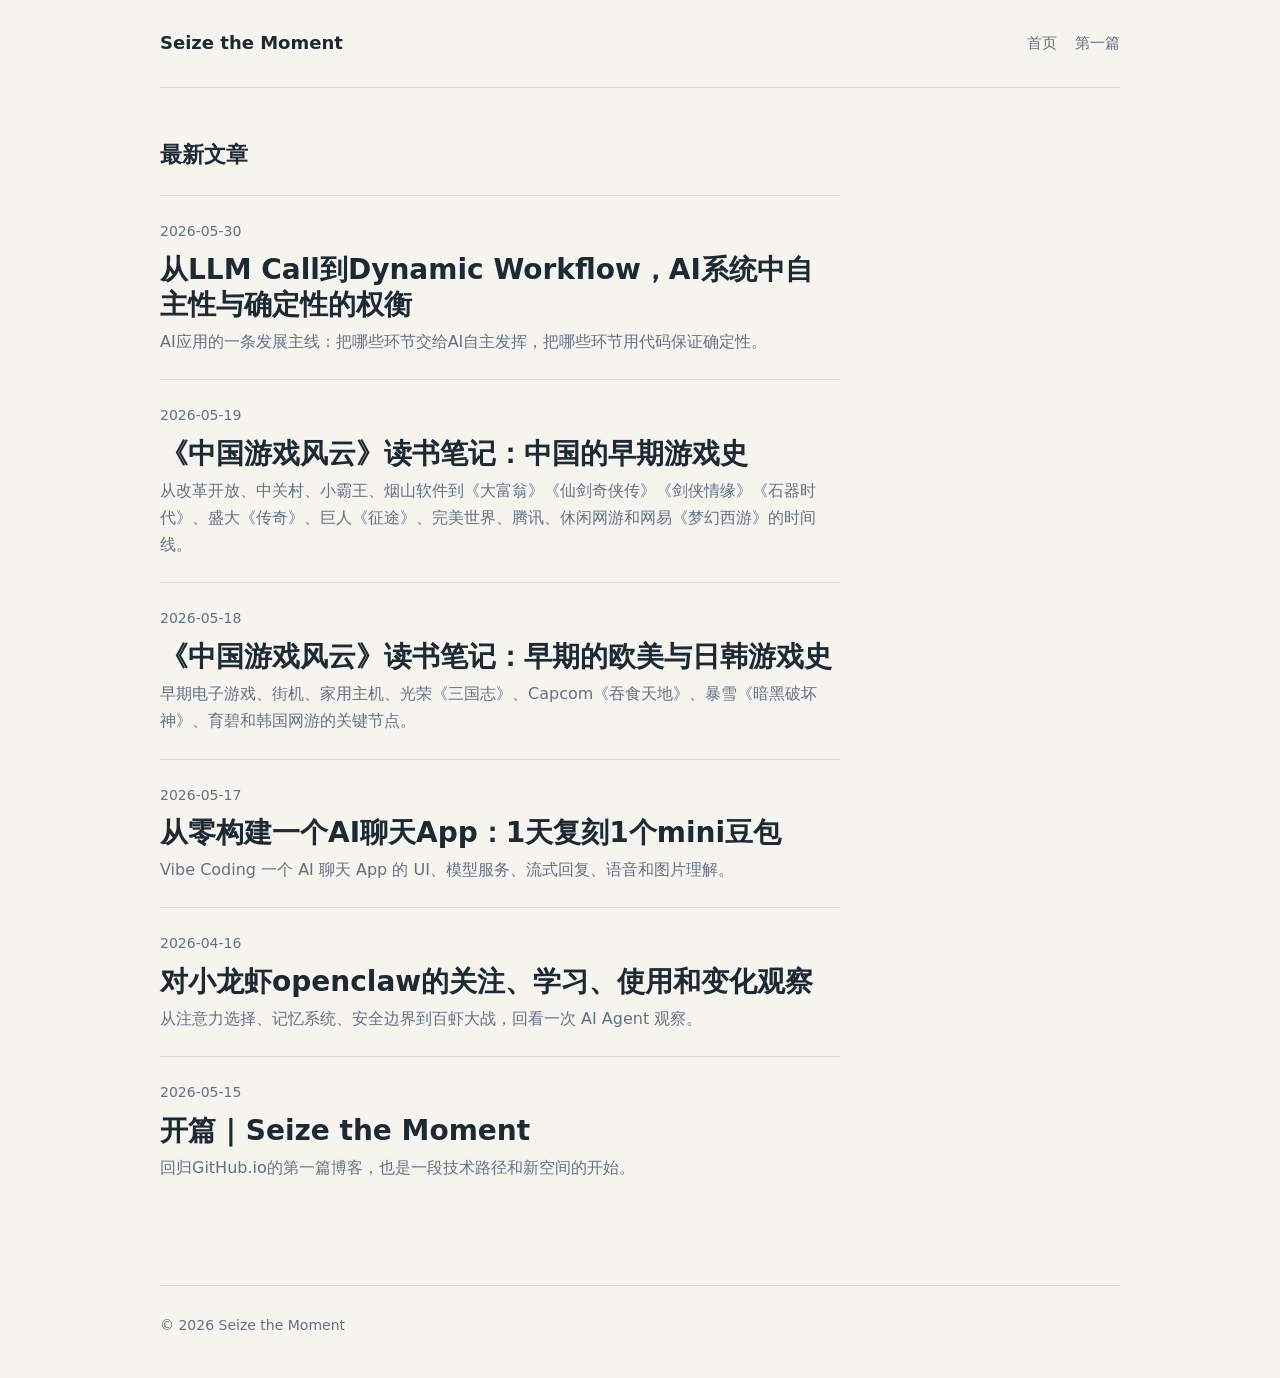
<file: index.html>
<!doctype html>
<html lang="zh-CN">
  <head>
    <meta charset="utf-8">
    <meta name="viewport" content="width=device-width, initial-scale=1">
    <title>Seize the Moment</title>
    <meta name="description" content="Seize the Moment 的个人博客。">
    <link rel="stylesheet" href="/styles.css">
  </head>
  <body>
    <header class="site-header">
      <a class="brand" href="/">Seize the Moment</a>
      <nav class="nav" aria-label="主导航">
        <a href="/">首页</a>
        <a href="/posts/hello-world.html">第一篇</a>
      </nav>
    </header>

    <main>
      <!--
      <section class="intro">
        <p class="eyebrow">Personal Blog</p>
        <h1>记录此刻，也认真抵达下一刻。</h1>
        <p class="lead">
          观察、想法和实践
        </p>
      </section>
      -->

      <section class="post-list" aria-labelledby="latest-posts">
        <h2 id="latest-posts">最新文章</h2>
        <article class="post-card">
          <time datetime="2026-05-30">2026-05-30</time>
          <h3><a href="/posts/llm-call-dynamic-workflow.html">从LLM Call到Dynamic Workflow，AI系统中自主性与确定性的权衡</a></h3>
          <p>AI应用的一条发展主线：把哪些环节交给AI自主发挥，把哪些环节用代码保证确定性。</p>
        </article>
        <article class="post-card">
          <time datetime="2026-05-19">2026-05-19</time>
          <h3><a href="/posts/china-game-early-market.html">《中国游戏风云》读书笔记：中国的早期游戏史</a></h3>
          <p>从改革开放、中关村、小霸王、烟山软件到《大富翁》《仙剑奇侠传》《剑侠情缘》《石器时代》、盛大《传奇》、巨人《征途》、完美世界、腾讯、休闲网游和网易《梦幻西游》的时间线。</p>
        </article>
        <article class="post-card">
          <time datetime="2026-05-18">2026-05-18</time>
          <h3><a href="/posts/china-game-black-iron-era.html">《中国游戏风云》读书笔记：早期的欧美与日韩游戏史</a></h3>
          <p>早期电子游戏、街机、家用主机、光荣《三国志》、Capcom《吞食天地》、暴雪《暗黑破坏神》、育碧和韩国网游的关键节点。</p>
        </article>
        <article class="post-card">
          <time datetime="2026-05-17">2026-05-17</time>
          <h3><a href="/posts/ai-chat-app-one-day.html">从零构建一个AI聊天App：1天复刻1个mini豆包</a></h3>
          <p>Vibe Coding 一个 AI 聊天 App 的 UI、模型服务、流式回复、语音和图片理解。</p>
        </article>
        <article class="post-card">
          <time datetime="2026-04-16">2026-04-16</time>
          <h3><a href="/posts/openclaw-observation.html">对小龙虾openclaw的关注、学习、使用和变化观察</a></h3>
          <p>从注意力选择、记忆系统、安全边界到百虾大战，回看一次 AI Agent 观察。</p>
        </article>
        <article class="post-card">
          <time datetime="2026-05-15">2026-05-15</time>
          <h3><a href="/posts/hello-world.html">开篇 | Seize the Moment</a></h3>
          <p>回归GitHub.io的第一篇博客，也是一段技术路径和新空间的开始。</p>
        </article>
      </section>
    </main>

    <footer class="site-footer">
      <p>© 2026 Seize the Moment</p>
    </footer>
  </body>
</html>
</file>
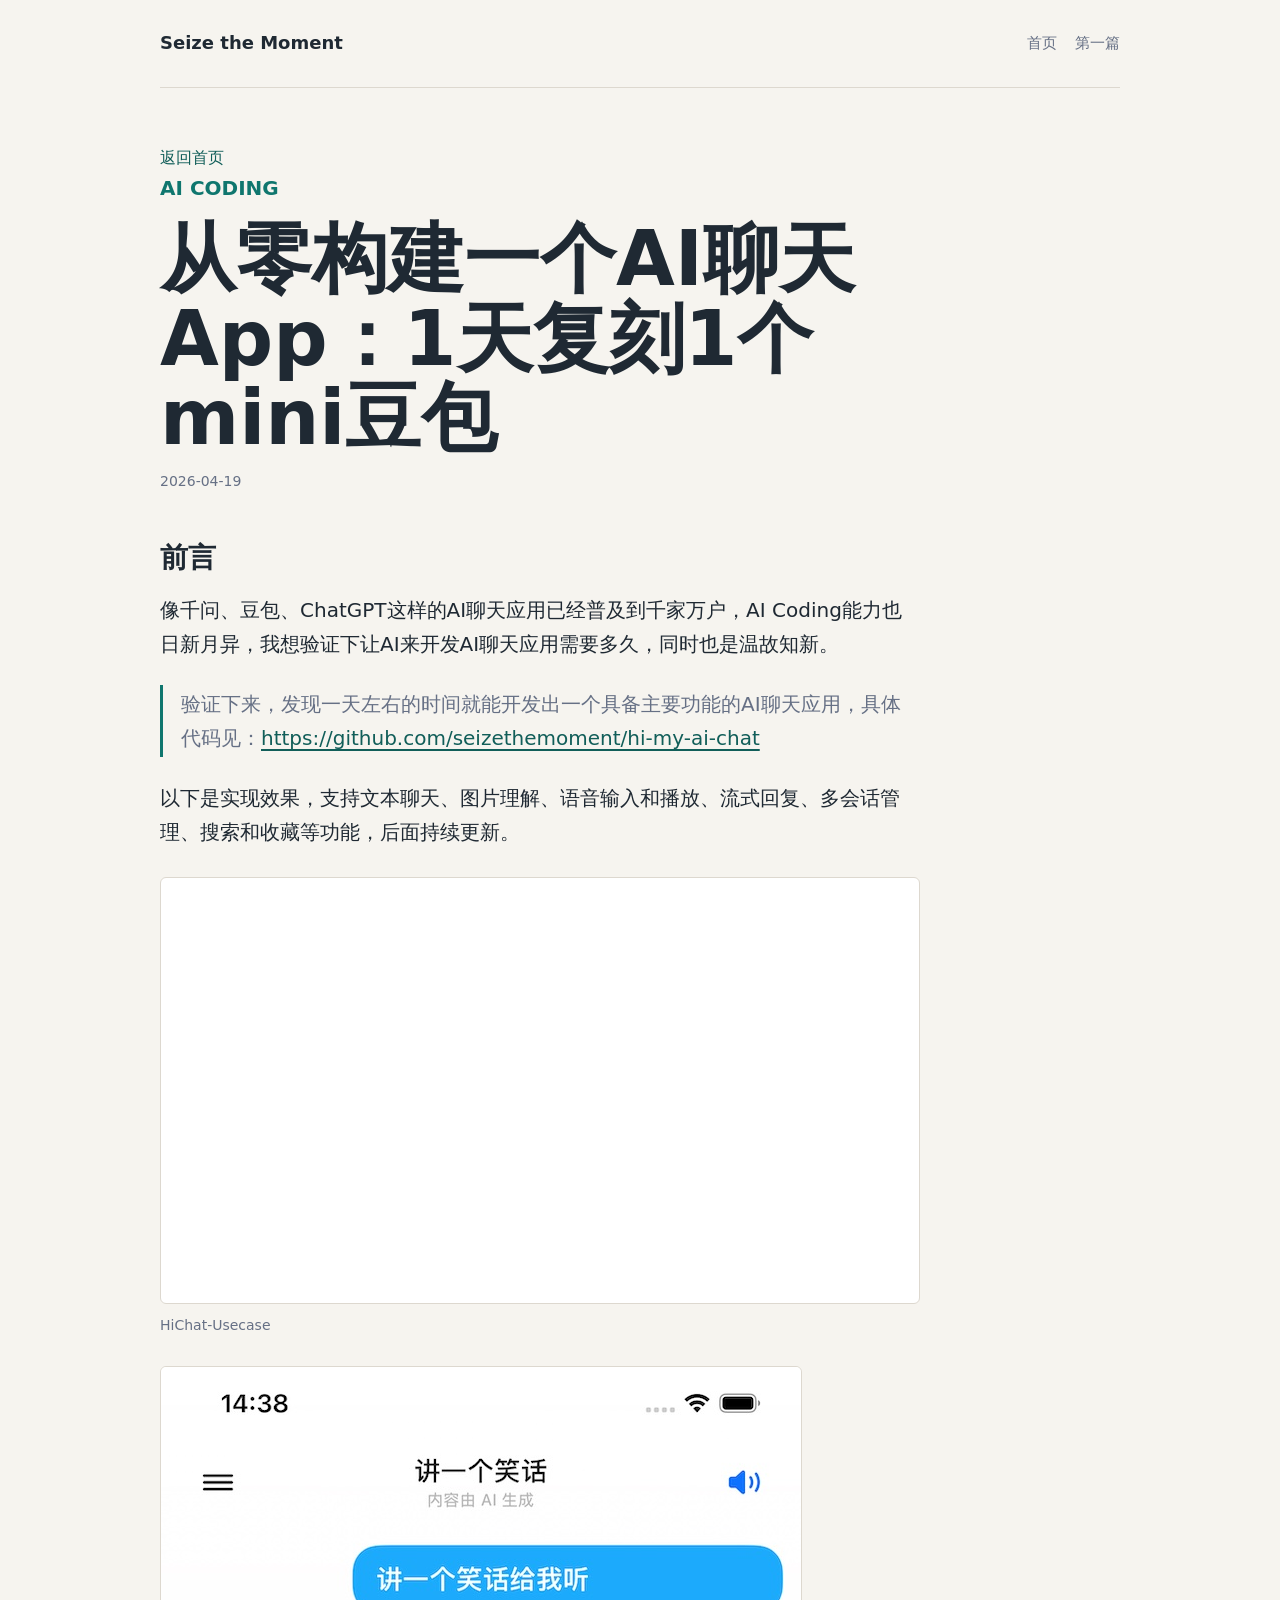
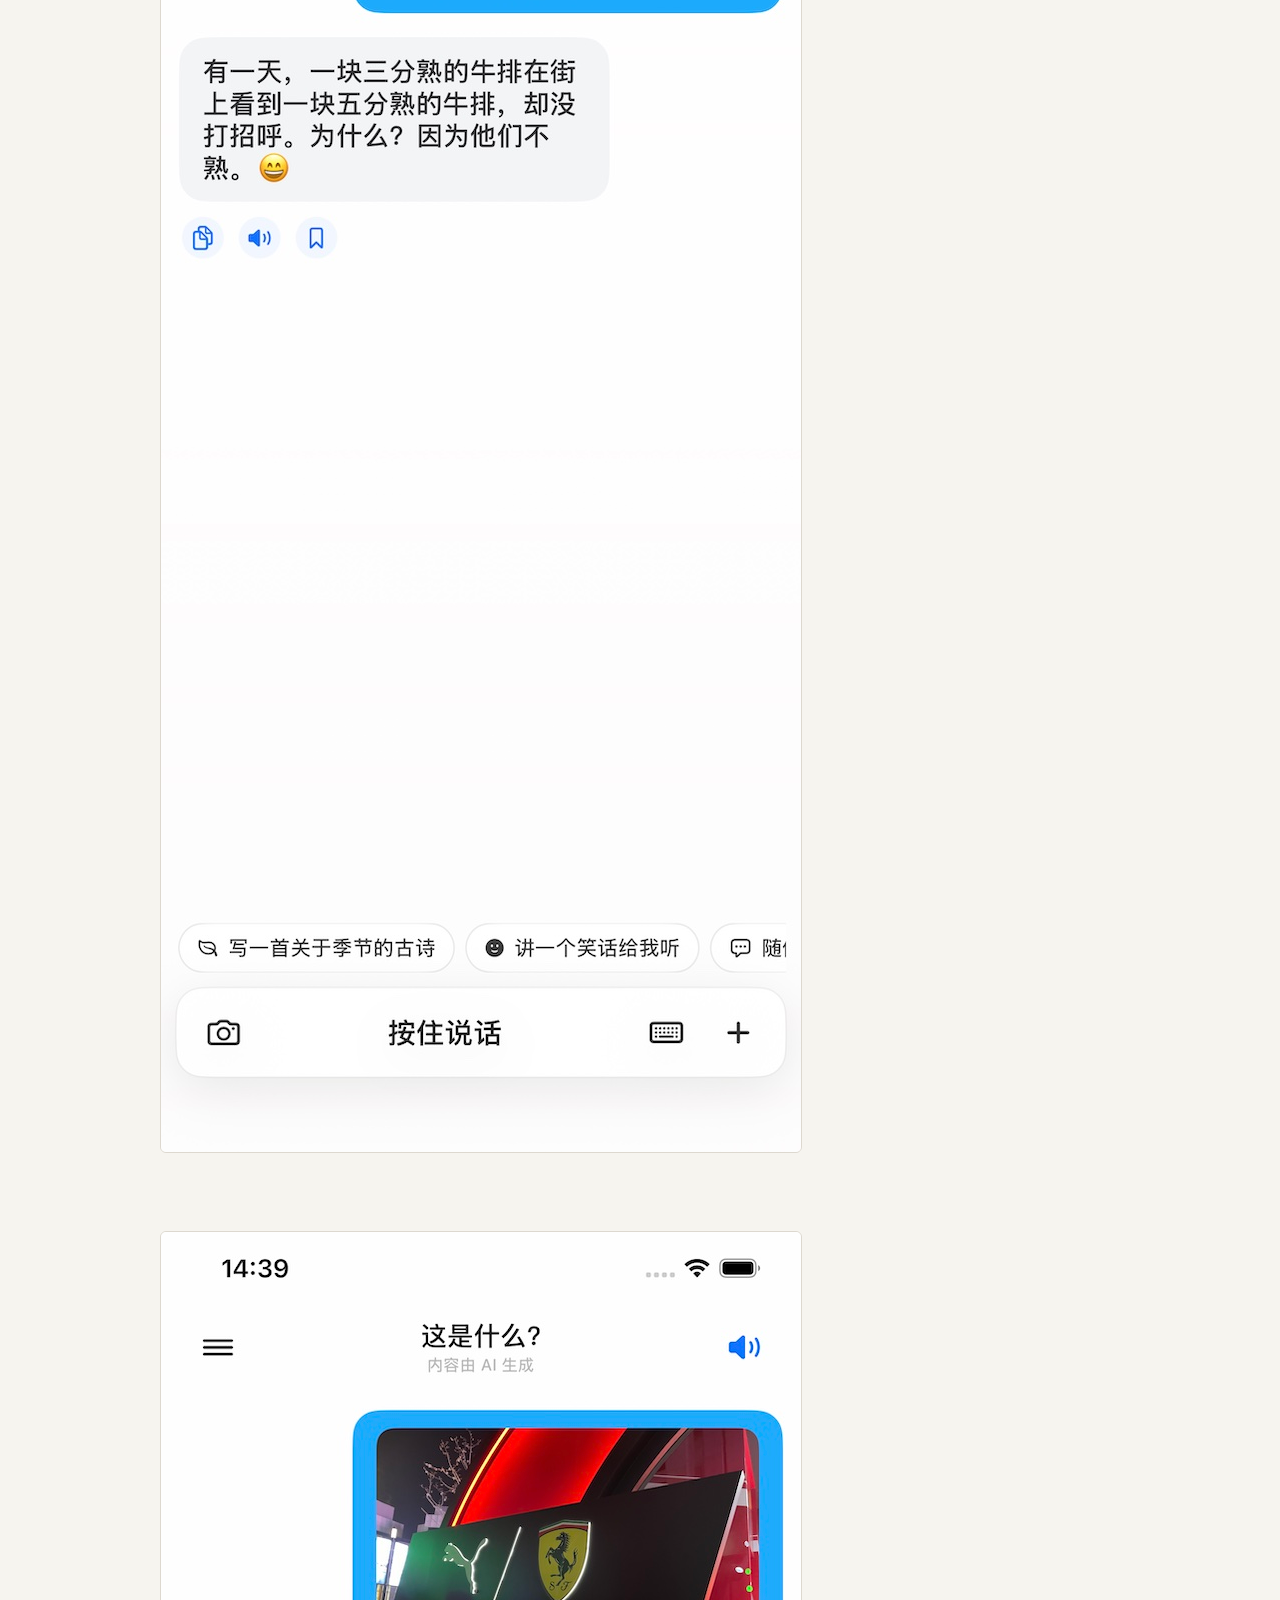
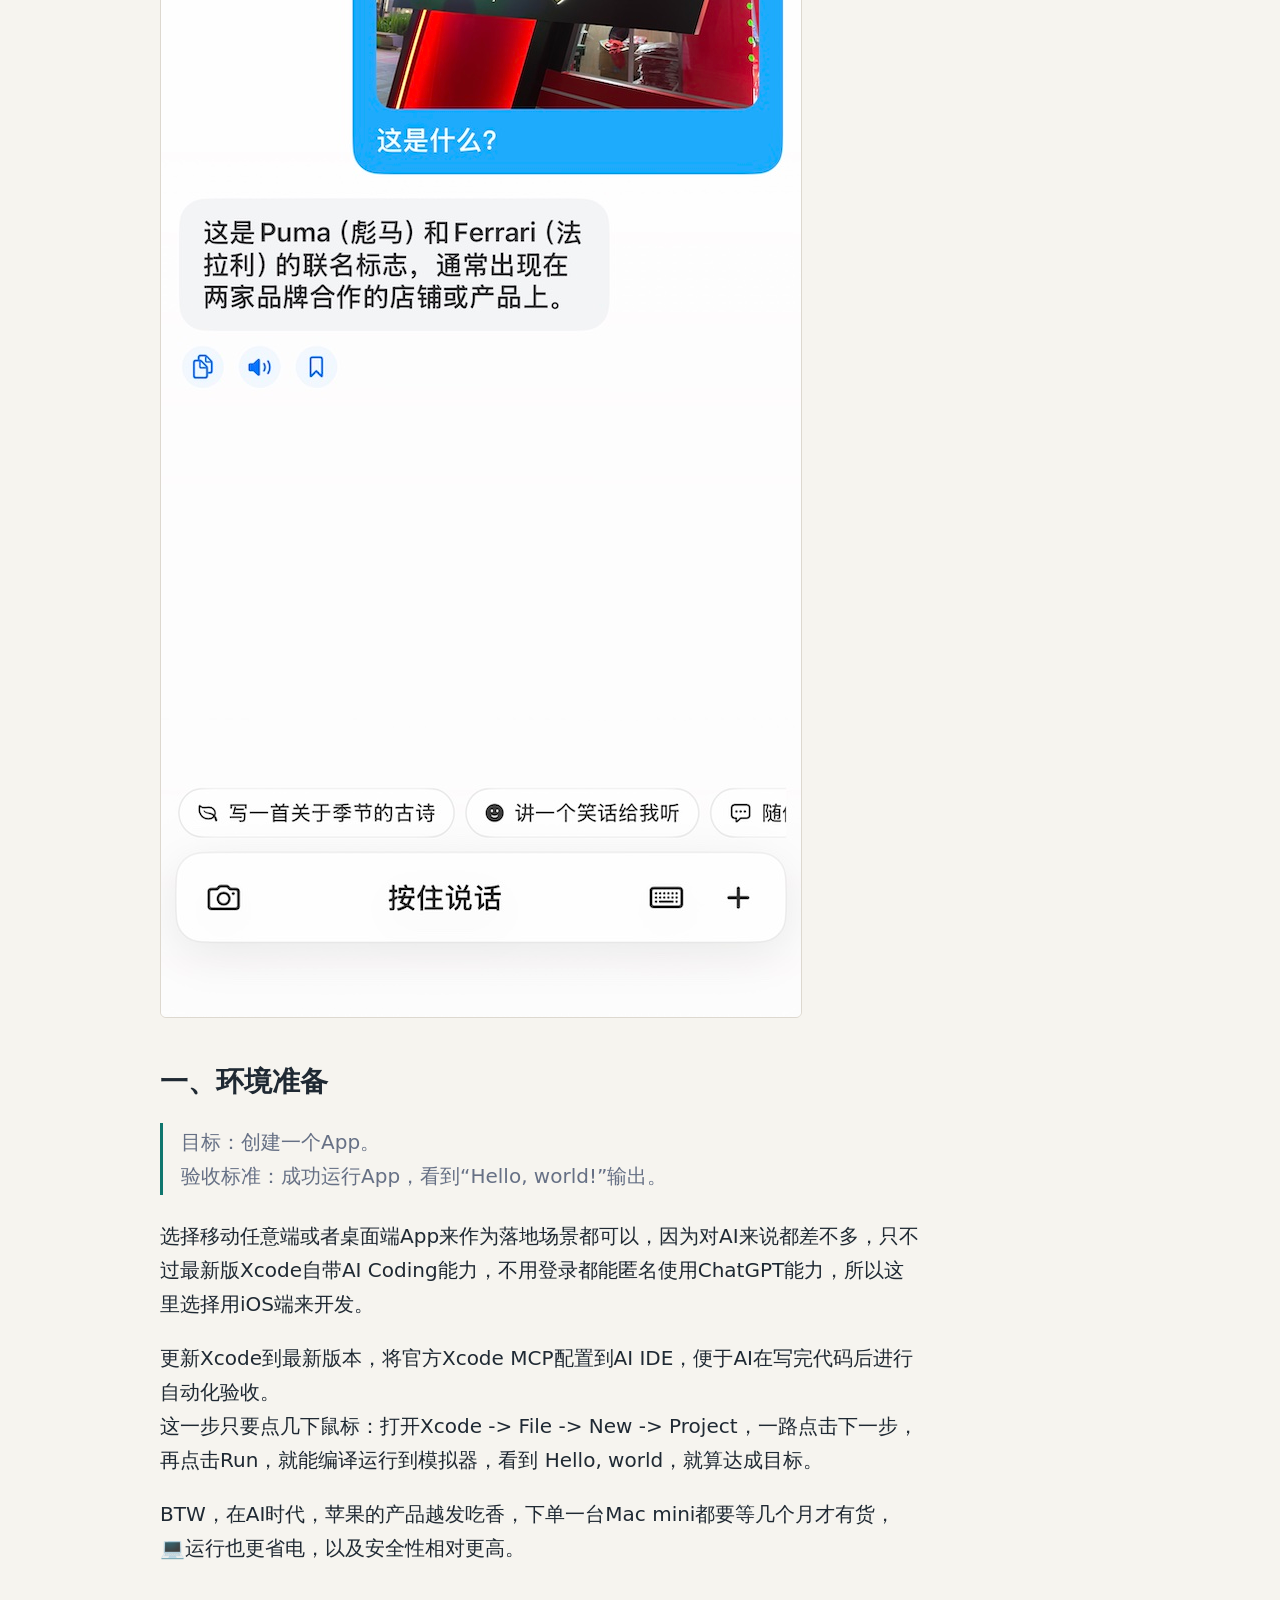
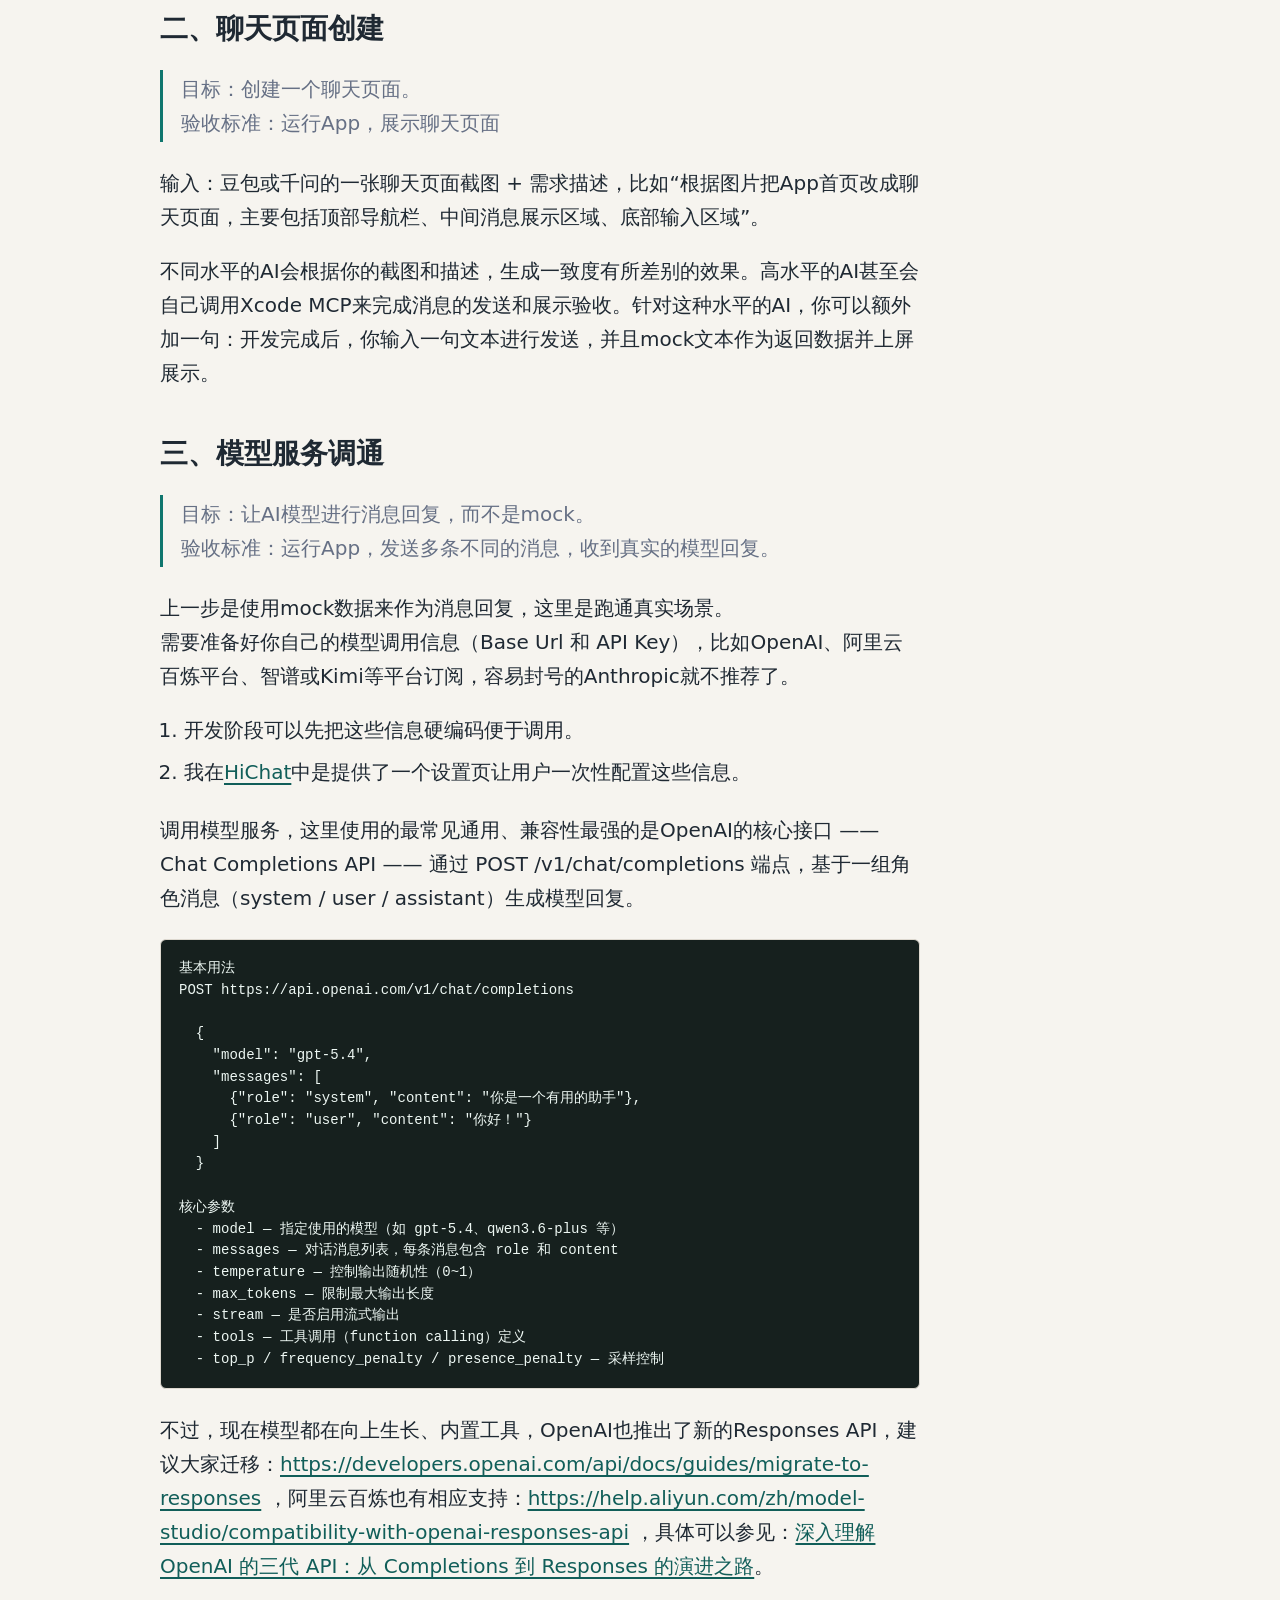
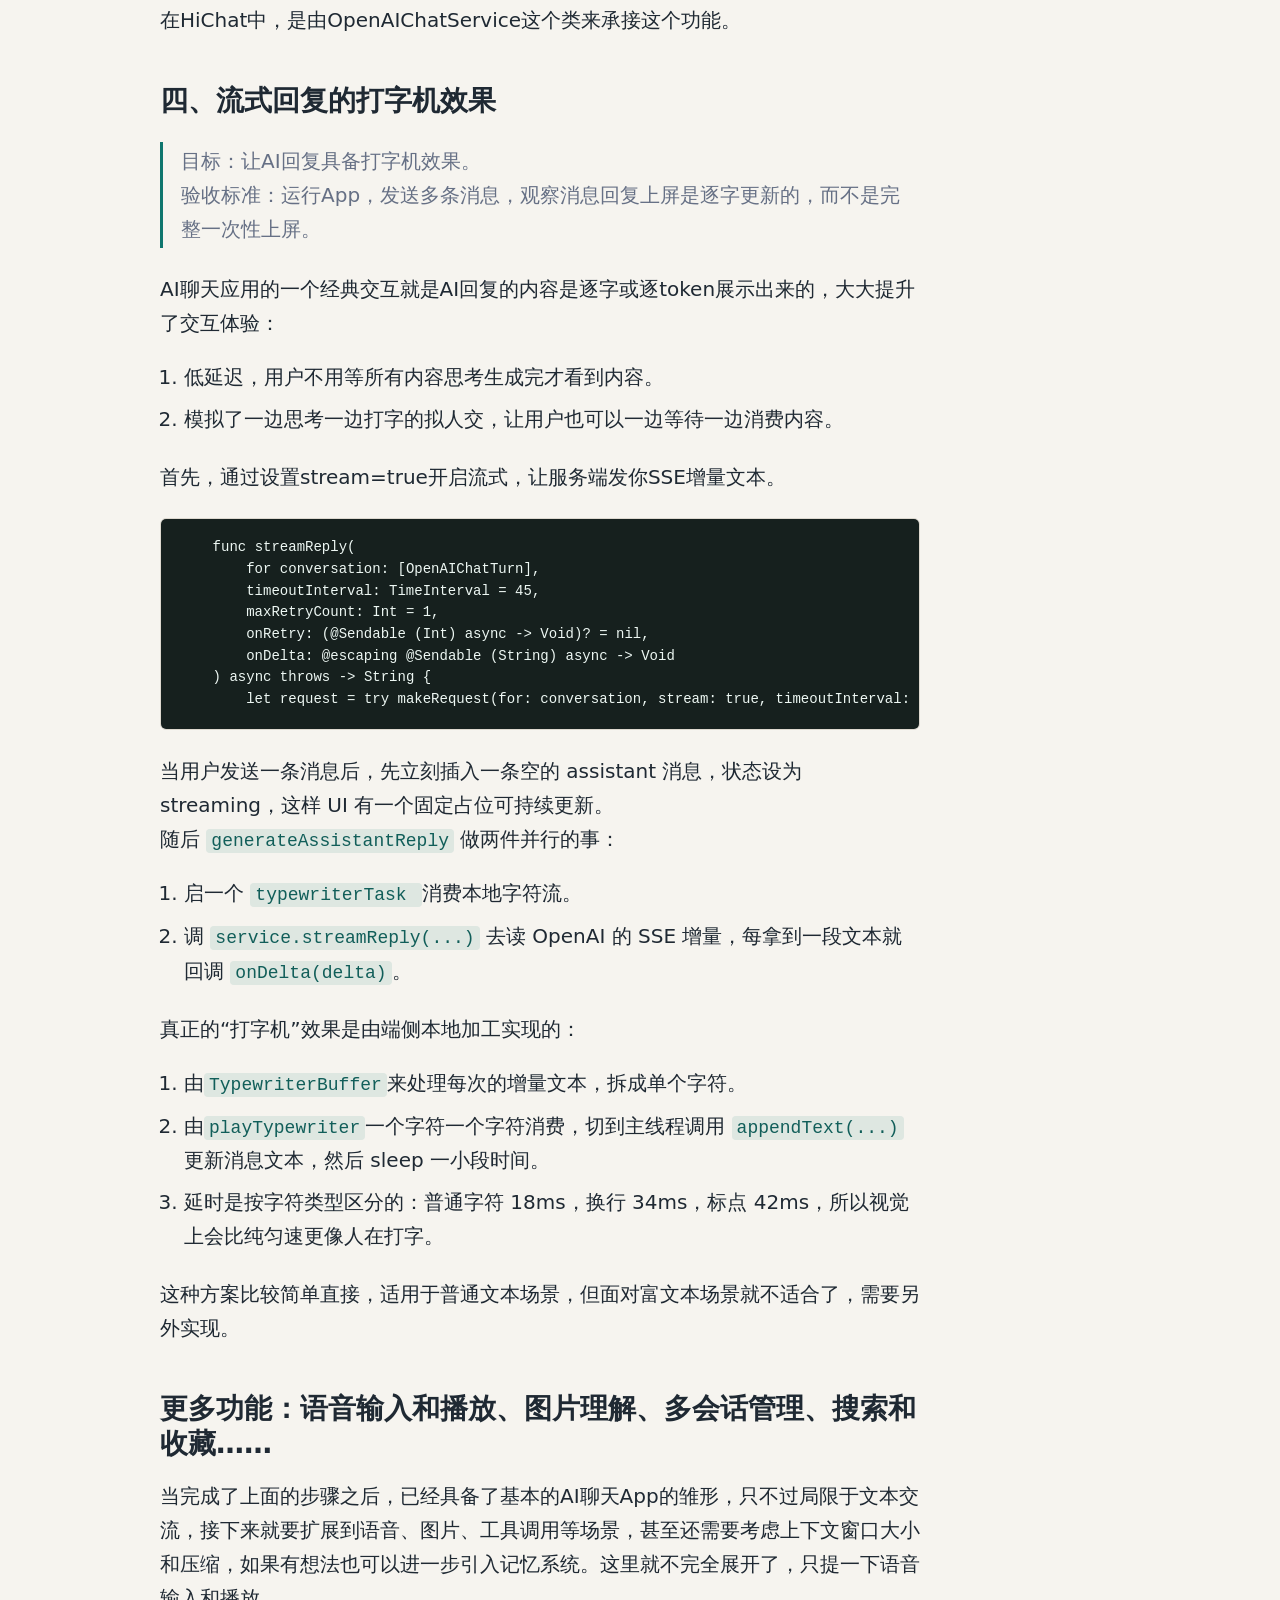
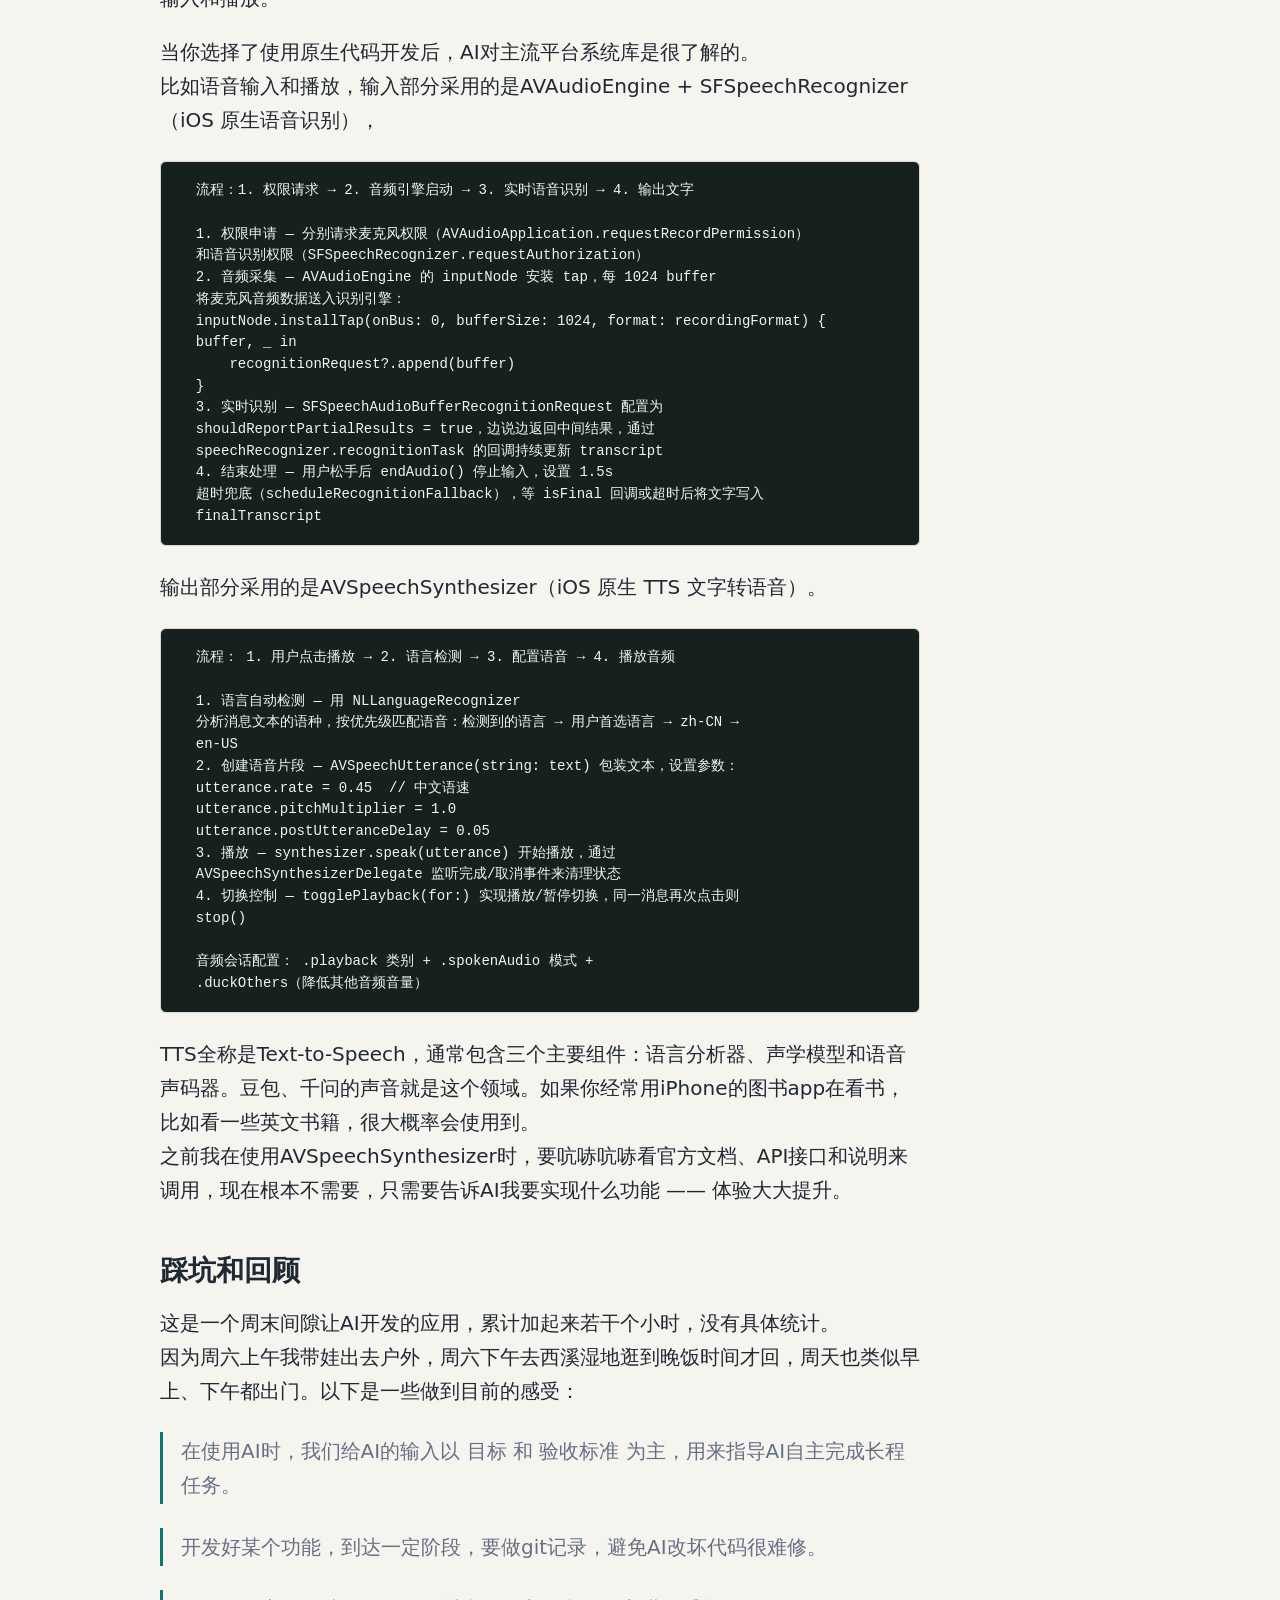
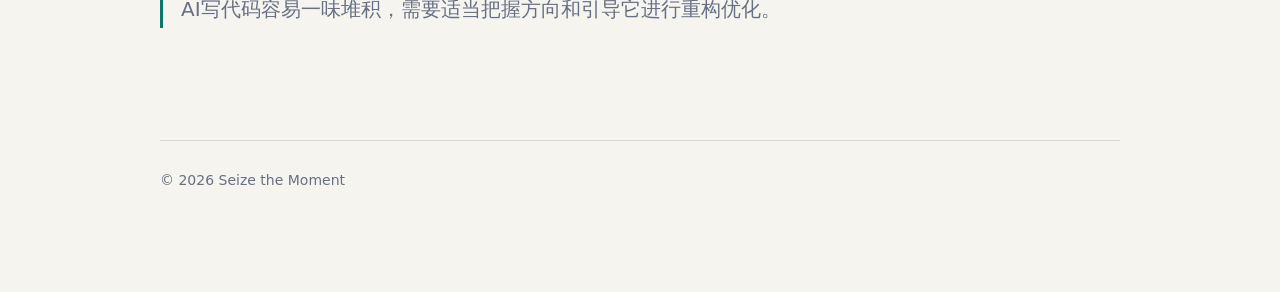
<file: posts/ai-chat-app-one-day.html>
<!doctype html>
<html lang="zh-CN">
  <head>
    <meta charset="utf-8">
    <meta name="viewport" content="width=device-width, initial-scale=1">
    <title>从零构建一个AI聊天App：1天复刻1个mini豆包 | Seize the Moment</title>
    <meta name="description" content="像千问、豆包、ChatGPT这样的AI聊天应用已经普及到千家万户，AI Coding能力也日新月异。">
    <link rel="stylesheet" href="/styles.css">
  </head>
  <body>
    <header class="site-header">
      <a class="brand" href="/">Seize the Moment</a>
      <nav class="nav" aria-label="主导航">
        <a href="/">首页</a>
        <a href="/posts/hello-world.html">第一篇</a>
      </nav>
    </header>

    <main>
      <article class="post">
        <header class="post-header">
          <a class="back-link" href="/">返回首页</a>
          <p class="eyebrow">AI Coding</p>
          <h1>从零构建一个AI聊天App：1天复刻1个mini豆包</h1>
          <time datetime="2026-04-19">2026-04-19</time>
        </header>
<h2><a id="_0"></a>前言</h2> 
<p>像千问、豆包、ChatGPT这样的AI聊天应用已经普及到千家万户&#xff0c;AI Coding能力也日新月异&#xff0c;我想验证下让AI来开发AI聊天应用需要多久&#xff0c;同时也是温故知新。</p> 
<blockquote> 
 <p>验证下来&#xff0c;发现一天左右的时间就能开发出一个具备主要功能的AI聊天应用&#xff0c;具体代码见&#xff1a;<a href="https://github.com/seizethemoment/hi-my-ai-chat">https://github.com/seizethemoment/hi-my-ai-chat</a></p> 
</blockquote> 
<p>以下是实现效果&#xff0c;支持文本聊天、图片理解、语音输入和播放、流式回复、多会话管理、搜索和收藏等功能&#xff0c;后面持续更新。</p> 
<p></p> 
<div class="csdn-video-box" data-report-view="{&#34;spm&#34;:&#34;3001.10261&#34;,&#34;extra&#34;:{&#34;id&#34;:&#34;a6iGRecJ-1776610695696&#34;}}">
 <iframe id="a6iGRecJ-1776610695696" frameborder="0" src="https://live.csdn.net/v/embed/522442" allowfullscreen="true" data-mediaembed="csdn"></iframe>
 <p>HiChat-Usecase</p>
</div> 
<p></p> 
<p><img src="/assets/posts/ai-chat-app/image-01.jpeg" alt="在这里插入图片描述" /><br /> <img src="/assets/posts/ai-chat-app/image-02.jpeg" alt="在这里插入图片描述" /></p> 
<h2><a id="_13"></a>一、环境准备</h2> 
<blockquote> 
 <p>目标&#xff1a;创建一个App。<br /> 验收标准&#xff1a;成功运行App&#xff0c;看到“Hello, world!”输出。</p> 
</blockquote> 
<p>选择移动任意端或者桌面端App来作为落地场景都可以&#xff0c;因为对AI来说都差不多&#xff0c;只不过最新版Xcode自带AI Coding能力&#xff0c;不用登录都能匿名使用ChatGPT能力&#xff0c;所以这里选择用iOS端来开发。</p> 
<p>更新Xcode到最新版本&#xff0c;将官方Xcode MCP配置到AI IDE&#xff0c;便于AI在写完代码后进行自动化验收。<br /> 这一步只要点几下鼠标&#xff1a;打开Xcode -&gt; File -&gt; New -&gt; Project&#xff0c;一路点击下一步&#xff0c;再点击Run&#xff0c;就能编译运行到模拟器&#xff0c;看到 Hello, world&#xff0c;就算达成目标。</p> 
<p>BTW&#xff0c;在AI时代&#xff0c;苹果的产品越发吃香&#xff0c;下单一台Mac mini都要等几个月才有货&#xff0c;&#x1f4bb;运行也更省电&#xff0c;以及安全性相对更高。</p> 
<h2><a id="_25"></a>二、聊天页面创建</h2> 
<blockquote> 
 <p>目标&#xff1a;创建一个聊天页面。<br /> 验收标准&#xff1a;运行App&#xff0c;展示聊天页面</p> 
</blockquote> 
<p>输入&#xff1a;豆包或千问的一张聊天页面截图 &#43; 需求描述&#xff0c;比如“根据图片把App首页改成聊天页面&#xff0c;主要包括顶部导航栏、中间消息展示区域、底部输入区域”。</p> 
<p>不同水平的AI会根据你的截图和描述&#xff0c;生成一致度有所差别的效果。高水平的AI甚至会自己调用Xcode MCP来完成消息的发送和展示验收。针对这种水平的AI&#xff0c;你可以额外加一句&#xff1a;开发完成后&#xff0c;你输入一句文本进行发送&#xff0c;并且mock文本作为返回数据并上屏展示。</p> 
<h2><a id="_33"></a>三、模型服务调通</h2> 
<blockquote> 
 <p>目标&#xff1a;让AI模型进行消息回复&#xff0c;而不是mock。<br /> 验收标准&#xff1a;运行App&#xff0c;发送多条不同的消息&#xff0c;收到真实的模型回复。</p> 
</blockquote> 
<p>上一步是使用mock数据来作为消息回复&#xff0c;这里是跑通真实场景。<br /> 需要准备好你自己的模型调用信息&#xff08;Base Url 和 API Key&#xff09;&#xff0c;比如OpenAI、阿里云百炼平台、智谱或Kimi等平台订阅&#xff0c;容易封号的Anthropic就不推荐了。</p> 
<ol><li>开发阶段可以先把这些信息硬编码便于调用。</li><li>我在<a href="https://github.com/seizethemoment/hi-my-ai-chat">HiChat</a>中是提供了一个设置页让用户一次性配置这些信息。</li></ol> 
<p>调用模型服务&#xff0c;这里使用的最常见通用、兼容性最强的是OpenAI的核心接口 —— Chat Completions API —— 通过 POST /v1/chat/completions 端点&#xff0c;基于一组角色消息&#xff08;system / user / assistant&#xff09;生成模型回复。</p> 
<pre><code class="prism language-python">基本用法
POST https<span class="token punctuation">:</span><span class="token operator">//</span>api<span class="token punctuation">.</span>openai<span class="token punctuation">.</span>com<span class="token operator">/</span>v1<span class="token operator">/</span>chat<span class="token operator">/</span>completions
                                                                                
  <span class="token punctuation">{<!-- --></span>
    <span class="token string">&#34;model&#34;</span><span class="token punctuation">:</span> <span class="token string">&#34;gpt-5.4&#34;</span><span class="token punctuation">,</span>                                                         
    <span class="token string">&#34;messages&#34;</span><span class="token punctuation">:</span> <span class="token punctuation">[</span>                                                               
      <span class="token punctuation">{<!-- --></span><span class="token string">&#34;role&#34;</span><span class="token punctuation">:</span> <span class="token string">&#34;system&#34;</span><span class="token punctuation">,</span> <span class="token string">&#34;content&#34;</span><span class="token punctuation">:</span> <span class="token string">&#34;你是一个有用的助手&#34;</span><span class="token punctuation">}</span><span class="token punctuation">,</span>                      
      <span class="token punctuation">{<!-- --></span><span class="token string">&#34;role&#34;</span><span class="token punctuation">:</span> <span class="token string">&#34;user&#34;</span><span class="token punctuation">,</span> <span class="token string">&#34;content&#34;</span><span class="token punctuation">:</span> <span class="token string">&#34;你好&#xff01;&#34;</span><span class="token punctuation">}</span>                                     
    <span class="token punctuation">]</span>                                                                           
  <span class="token punctuation">}</span>

核心参数                                                                      
  <span class="token operator">-</span> model — 指定使用的模型&#xff08;如 gpt<span class="token operator">-</span><span class="token number">5.4</span>、qwen3<span class="token punctuation">.</span><span class="token number">6</span><span class="token operator">-</span>plus 等&#xff09;                             
  <span class="token operator">-</span> messages — 对话消息列表&#xff0c;每条消息包含 role 和 content         
  <span class="token operator">-</span> temperature — 控制输出随机性&#xff08;<span class="token number">0</span><span class="token operator">~</span><span class="token number">1</span>&#xff09;                                         
  <span class="token operator">-</span> max_tokens — 限制最大输出长度                                               
  <span class="token operator">-</span> stream — 是否启用流式输出                                                   
  <span class="token operator">-</span> tools — 工具调用&#xff08;function calling&#xff09;定义                                    
  <span class="token operator">-</span> top_p <span class="token operator">/</span> frequency_penalty <span class="token operator">/</span> presence_penalty — 采样控制 
</code></pre> 
<p>不过&#xff0c;现在模型都在向上生长、内置工具&#xff0c;OpenAI也推出了新的Responses API&#xff0c;建议大家迁移&#xff1a;<a href="https://developers.openai.com/api/docs/guides/migrate-to-responses" rel="nofollow">https://developers.openai.com/api/docs/guides/migrate-to-responses</a> &#xff0c;阿里云百炼也有相应支持&#xff1a;<a href="https://help.aliyun.com/zh/model-studio/compatibility-with-openai-responses-api" rel="nofollow">https://help.aliyun.com/zh/model-studio/compatibility-with-openai-responses-api</a> &#xff0c;具体可以参见&#xff1a;<a href="https://zhuanlan.zhihu.com/p/2011179312930379001" rel="nofollow">深入理解 OpenAI 的三代 API&#xff1a;从 Completions 到 Responses 的演进之路</a>。</p> 
<p>在HiChat中&#xff0c;是由OpenAIChatService这个类来承接这个功能。</p> 
<h2><a id="_70"></a>四、流式回复的打字机效果</h2> 
<blockquote> 
 <p>目标&#xff1a;让AI回复具备打字机效果。<br /> 验收标准&#xff1a;运行App&#xff0c;发送多条消息&#xff0c;观察消息回复上屏是逐字更新的&#xff0c;而不是完整一次性上屏。</p> 
</blockquote> 
<p>AI聊天应用的一个经典交互就是AI回复的内容是逐字或逐token展示出来的&#xff0c;大大提升了交互体验&#xff1a;</p> 
<ol><li>低延迟&#xff0c;用户不用等所有内容思考生成完才看到内容。</li><li>模拟了一边思考一边打字的拟人交&#xff0c;让用户也可以一边等待一边消费内容。</li></ol> 
<p>首先&#xff0c;通过设置stream&#61;true开启流式&#xff0c;让服务端发你SSE增量文本。</p> 
<pre><code class="prism language-swift">    <span class="token keyword">func</span> <span class="token function-definition function">streamReply</span><span class="token punctuation">(</span>
        <span class="token keyword">for</span> conversation<span class="token punctuation">:</span> <span class="token punctuation">[</span><span class="token class-name">OpenAIChatTurn</span><span class="token punctuation">]</span><span class="token punctuation">,</span>
        timeoutInterval<span class="token punctuation">:</span> <span class="token class-name">TimeInterval</span> <span class="token operator">&#61;</span> <span class="token number">45</span><span class="token punctuation">,</span>
        maxRetryCount<span class="token punctuation">:</span> <span class="token class-name">Int</span> <span class="token operator">&#61;</span> <span class="token number">1</span><span class="token punctuation">,</span>
        onRetry<span class="token punctuation">:</span> <span class="token punctuation">(</span><span class="token attribute atrule">&#64;Sendable</span> <span class="token punctuation">(</span><span class="token class-name">Int</span><span class="token punctuation">)</span> <span class="token keyword">async</span> <span class="token operator">-&gt;</span> <span class="token class-name">Void</span><span class="token punctuation">)</span><span class="token operator">?</span> <span class="token operator">&#61;</span> <span class="token nil constant">nil</span><span class="token punctuation">,</span>
        onDelta<span class="token punctuation">:</span> <span class="token attribute atrule">&#64;escaping</span> <span class="token attribute atrule">&#64;Sendable</span> <span class="token punctuation">(</span><span class="token class-name">String</span><span class="token punctuation">)</span> <span class="token keyword">async</span> <span class="token operator">-&gt;</span> <span class="token class-name">Void</span>
    <span class="token punctuation">)</span> <span class="token keyword">async</span> <span class="token keyword">throws</span> <span class="token operator">-&gt;</span> <span class="token class-name">String</span> <span class="token punctuation">{<!-- --></span>
        <span class="token keyword">let</span> request <span class="token operator">&#61;</span> <span class="token keyword">try</span> <span class="token function">makeRequest</span><span class="token punctuation">(</span><span class="token keyword">for</span><span class="token punctuation">:</span> conversation<span class="token punctuation">,</span> stream<span class="token punctuation">:</span> <span class="token boolean">true</span><span class="token punctuation">,</span> timeoutInterval<span class="token punctuation">:</span> timeoutInterval<span class="token punctuation">)</span>
</code></pre> 
<p>当用户发送一条消息后&#xff0c;先立刻插入一条空的 assistant 消息&#xff0c;状态设为 streaming&#xff0c;这样 UI 有一个固定占位可持续更新。<br /> 随后 <code>generateAssistantReply</code> 做两件并行的事&#xff1a;</p> 
<ol><li>启一个 <code>typewriterTask </code>消费本地字符流。</li><li>调 <code>service.streamReply(...)</code> 去读 OpenAI 的 SSE 增量&#xff0c;每拿到一段文本就回调 <code>onDelta(delta)</code>。</li></ol> 
<p>真正的“打字机”效果是由端侧本地加工实现的&#xff1a;</p> 
<ol><li>由<code>TypewriterBuffer</code>来处理每次的增量文本&#xff0c;拆成单个字符。</li><li>由<code>playTypewriter</code>一个字符一个字符消费&#xff0c;切到主线程调用 <code>appendText(...)</code> 更新消息文本&#xff0c;然后 sleep 一小段时间。</li><li>延时是按字符类型区分的&#xff1a;普通字符 18ms&#xff0c;换行 34ms&#xff0c;标点 42ms&#xff0c;所以视觉上会比纯匀速更像人在打字。</li></ol> 
<p>这种方案比较简单直接&#xff0c;适用于普通文本场景&#xff0c;但面对富文本场景就不适合了&#xff0c;需要另外实现。</p> 
<h2><a id="_102"></a>更多功能&#xff1a;语音输入和播放、图片理解、多会话管理、搜索和收藏……</h2> 
<p>当完成了上面的步骤之后&#xff0c;已经具备了基本的AI聊天App的雏形&#xff0c;只不过局限于文本交流&#xff0c;接下来就要扩展到语音、图片、工具调用等场景&#xff0c;甚至还需要考虑上下文窗口大小和压缩&#xff0c;如果有想法也可以进一步引入记忆系统。这里就不完全展开了&#xff0c;只提一下语音输入和播放。</p> 
<p>当你选择了使用原生代码开发后&#xff0c;AI对主流平台系统库是很了解的。<br /> 比如语音输入和播放&#xff0c;输入部分采用的是AVAudioEngine &#43; SFSpeechRecognizer&#xff08;iOS 原生语音识别&#xff09;&#xff0c;</p> 
<pre><code>  流程&#xff1a;1. 权限请求 → 2. 音频引擎启动 → 3. 实时语音识别 → 4. 输出文字
                                                                                
  1. 权限申请 — 分别请求麦克风权限&#xff08;AVAudioApplication.requestRecordPermission&#xff09;
  和语音识别权限&#xff08;SFSpeechRecognizer.requestAuthorization&#xff09;                     
  2. 音频采集 — AVAudioEngine 的 inputNode 安装 tap&#xff0c;每 1024 buffer             
  将麦克风音频数据送入识别引擎&#xff1a;                                                
  inputNode.installTap(onBus: 0, bufferSize: 1024, format: recordingFormat) {
  buffer, _ in                                                                  
      recognitionRequest?.append(buffer)                          
  }
  3. 实时识别 — SFSpeechAudioBufferRecognitionRequest 配置为                    
  shouldReportPartialResults &#61; true&#xff0c;边说边返回中间结果&#xff0c;通过                   
  speechRecognizer.recognitionTask 的回调持续更新 transcript                    
  4. 结束处理 — 用户松手后 endAudio() 停止输入&#xff0c;设置 1.5s                       
  超时兜底&#xff08;scheduleRecognitionFallback&#xff09;&#xff0c;等 isFinal 回调或超时后将文字写入    
  finalTranscript
</code></pre> 
<p>输出部分采用的是AVSpeechSynthesizer&#xff08;iOS 原生 TTS 文字转语音&#xff09;。</p> 
<pre><code>  流程&#xff1a; 1. 用户点击播放 → 2. 语言检测 → 3. 配置语音 → 4. 播放音频                     
                                                                                
  1. 语言自动检测 — 用 NLLanguageRecognizer                                     
  分析消息文本的语种&#xff0c;按优先级匹配语音&#xff1a;检测到的语言 → 用户首选语言 → zh-CN →   
  en-US                                                                         
  2. 创建语音片段 — AVSpeechUtterance(string: text) 包装文本&#xff0c;设置参数&#xff1a;
  utterance.rate &#61; 0.45  // 中文语速
  utterance.pitchMultiplier &#61; 1.0                                               
  utterance.postUtteranceDelay &#61; 0.05
  3. 播放 — synthesizer.speak(utterance) 开始播放&#xff0c;通过                         
  AVSpeechSynthesizerDelegate 监听完成/取消事件来清理状态                       
  4. 切换控制 — togglePlayback(for:) 实现播放/暂停切换&#xff0c;同一消息再次点击则
  stop()                                                                        
                                                                  
  音频会话配置&#xff1a; .playback 类别 &#43; .spokenAudio 模式 &#43;                           
  .duckOthers&#xff08;降低其他音频音量&#xff09; 
</code></pre> 
<p>TTS全称是Text-to-Speech&#xff0c;通常包含三个主要组件&#xff1a;语言分析器、声学模型和语音声码器。豆包、千问的声音就是这个领域。如果你经常用iPhone的图书app在看书&#xff0c;比如看一些英文书籍&#xff0c;很大概率会使用到。<br /> 之前我在使用AVSpeechSynthesizer时&#xff0c;要吭哧吭哧看官方文档、API接口和说明来调用&#xff0c;现在根本不需要&#xff0c;只需要告诉AI我要实现什么功能 —— 体验大大提升。</p> 
<h2><a id="_149"></a>踩坑和回顾</h2> 
<p>这是一个周末间隙让AI开发的应用&#xff0c;累计加起来若干个小时&#xff0c;没有具体统计。<br /> 因为周六上午我带娃出去户外&#xff0c;周六下午去西溪湿地逛到晚饭时间才回&#xff0c;周天也类似早上、下午都出门。以下是一些做到目前的感受&#xff1a;</p> 
<blockquote> 
 <p>在使用AI时&#xff0c;我们给AI的输入以 目标 和 验收标准 为主&#xff0c;用来指导AI自主完成长程任务。</p> 
</blockquote> 
<blockquote> 
 <p>开发好某个功能&#xff0c;到达一定阶段&#xff0c;要做git记录&#xff0c;避免AI改坏代码很难修。</p> 
</blockquote> 
<blockquote> 
 <p>AI写代码容易一味堆积&#xff0c;需要适当把握方向和引导它进行重构优化。</p> 
</blockquote>
      </article>
    </main>

    <footer class="site-footer">
      <p>© 2026 Seize the Moment</p>
    </footer>
  </body>
</html>
</file>
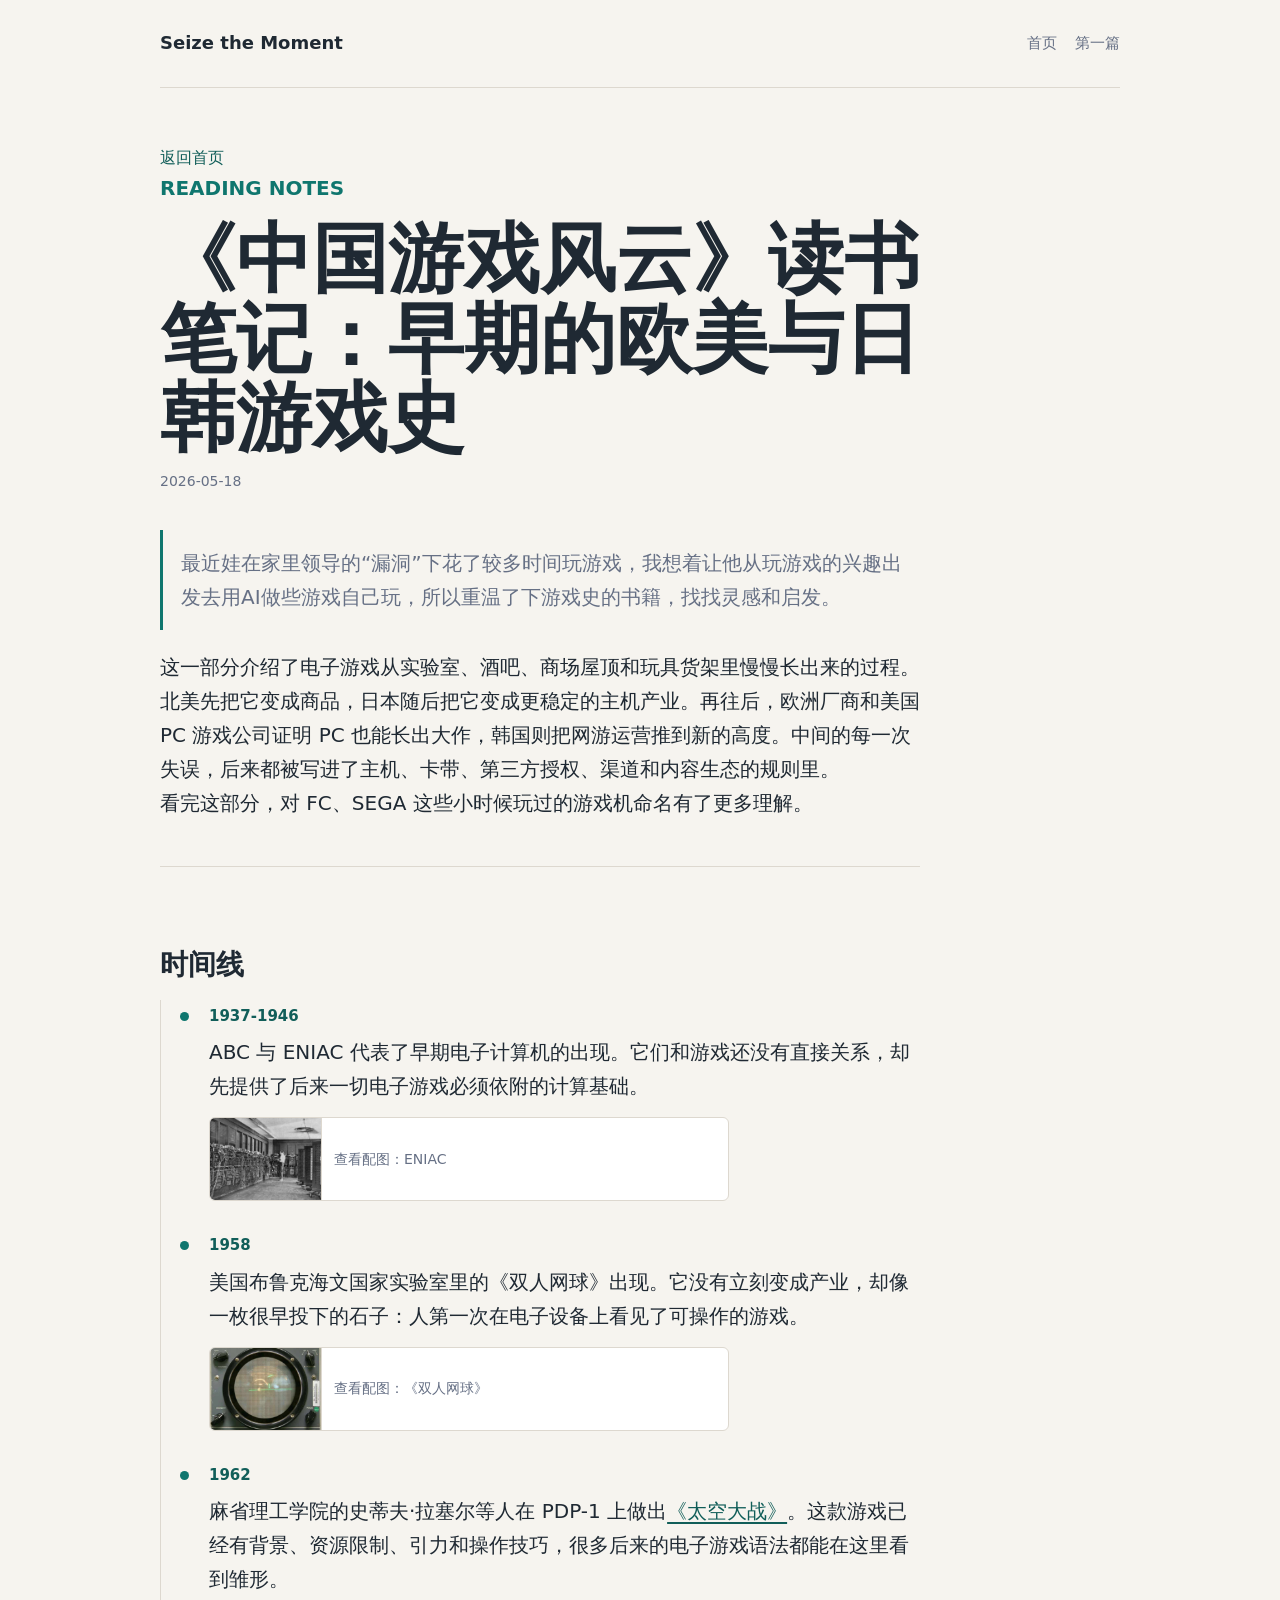
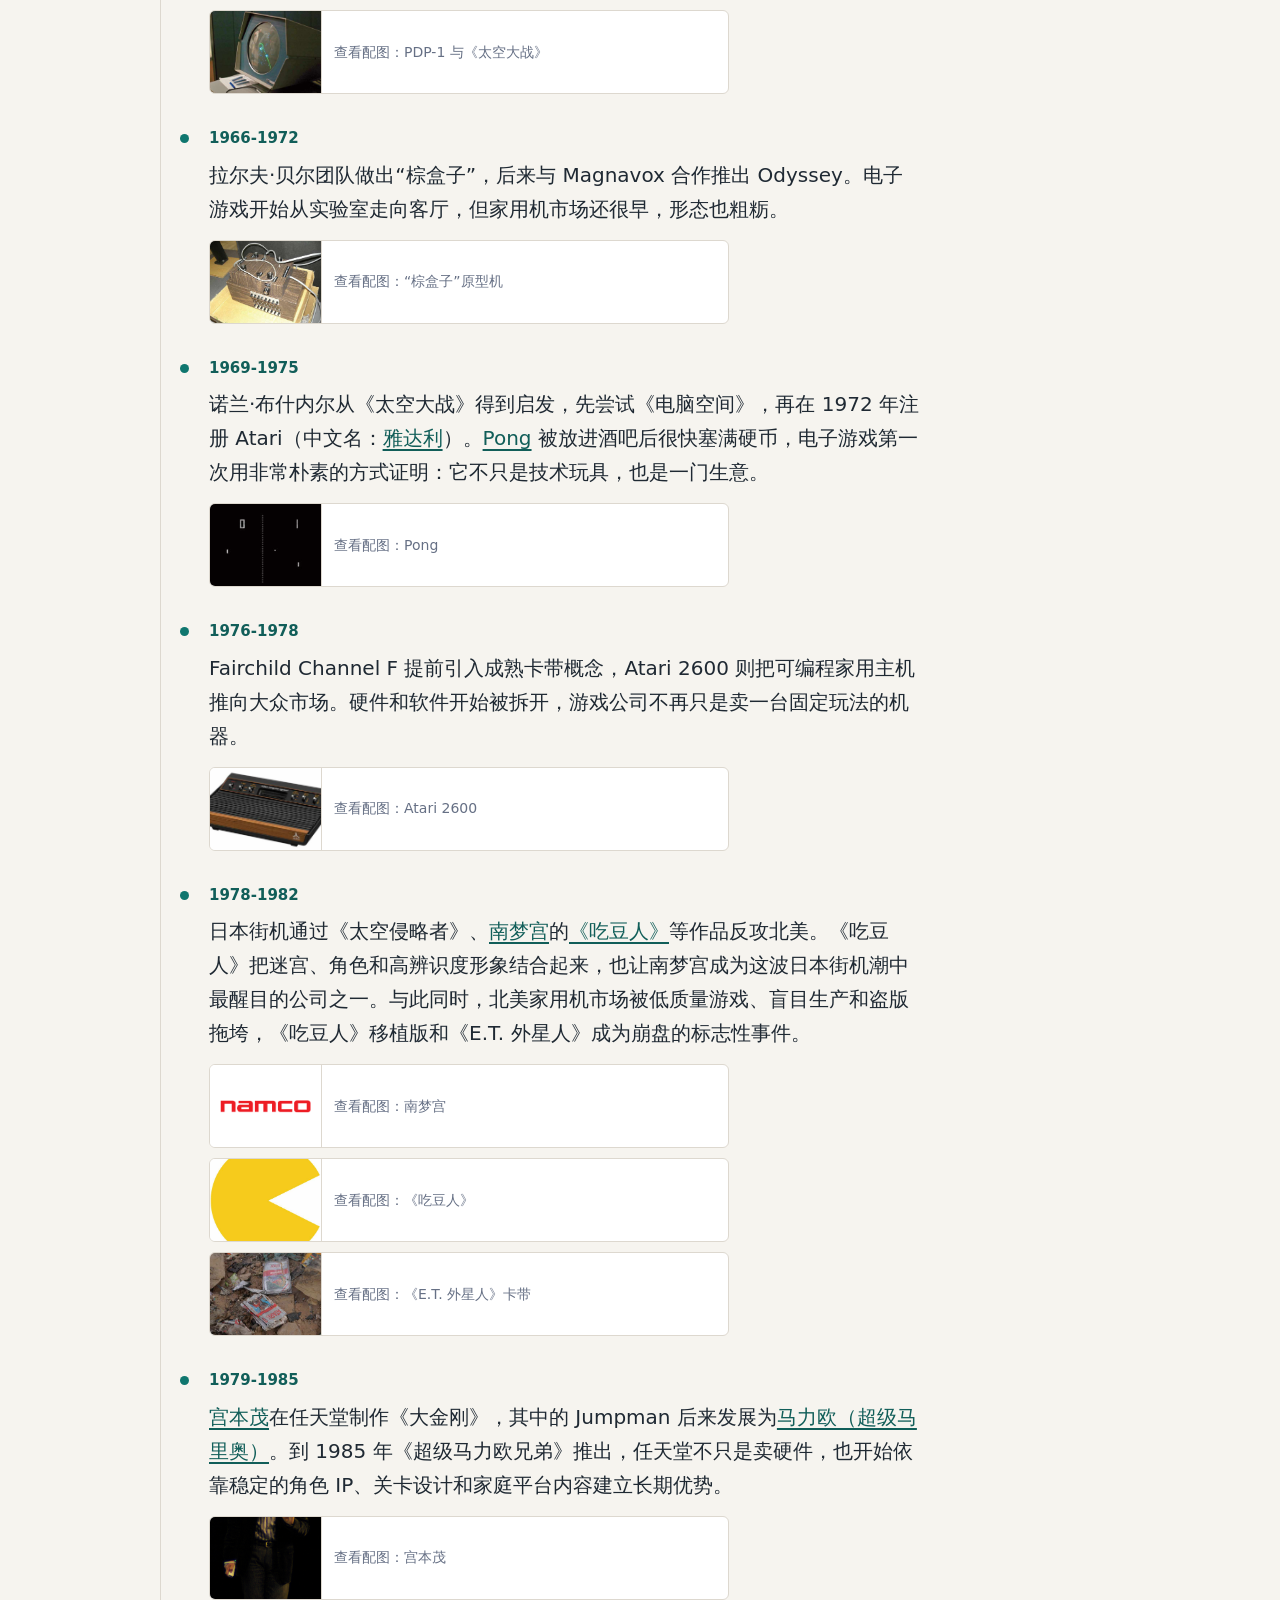
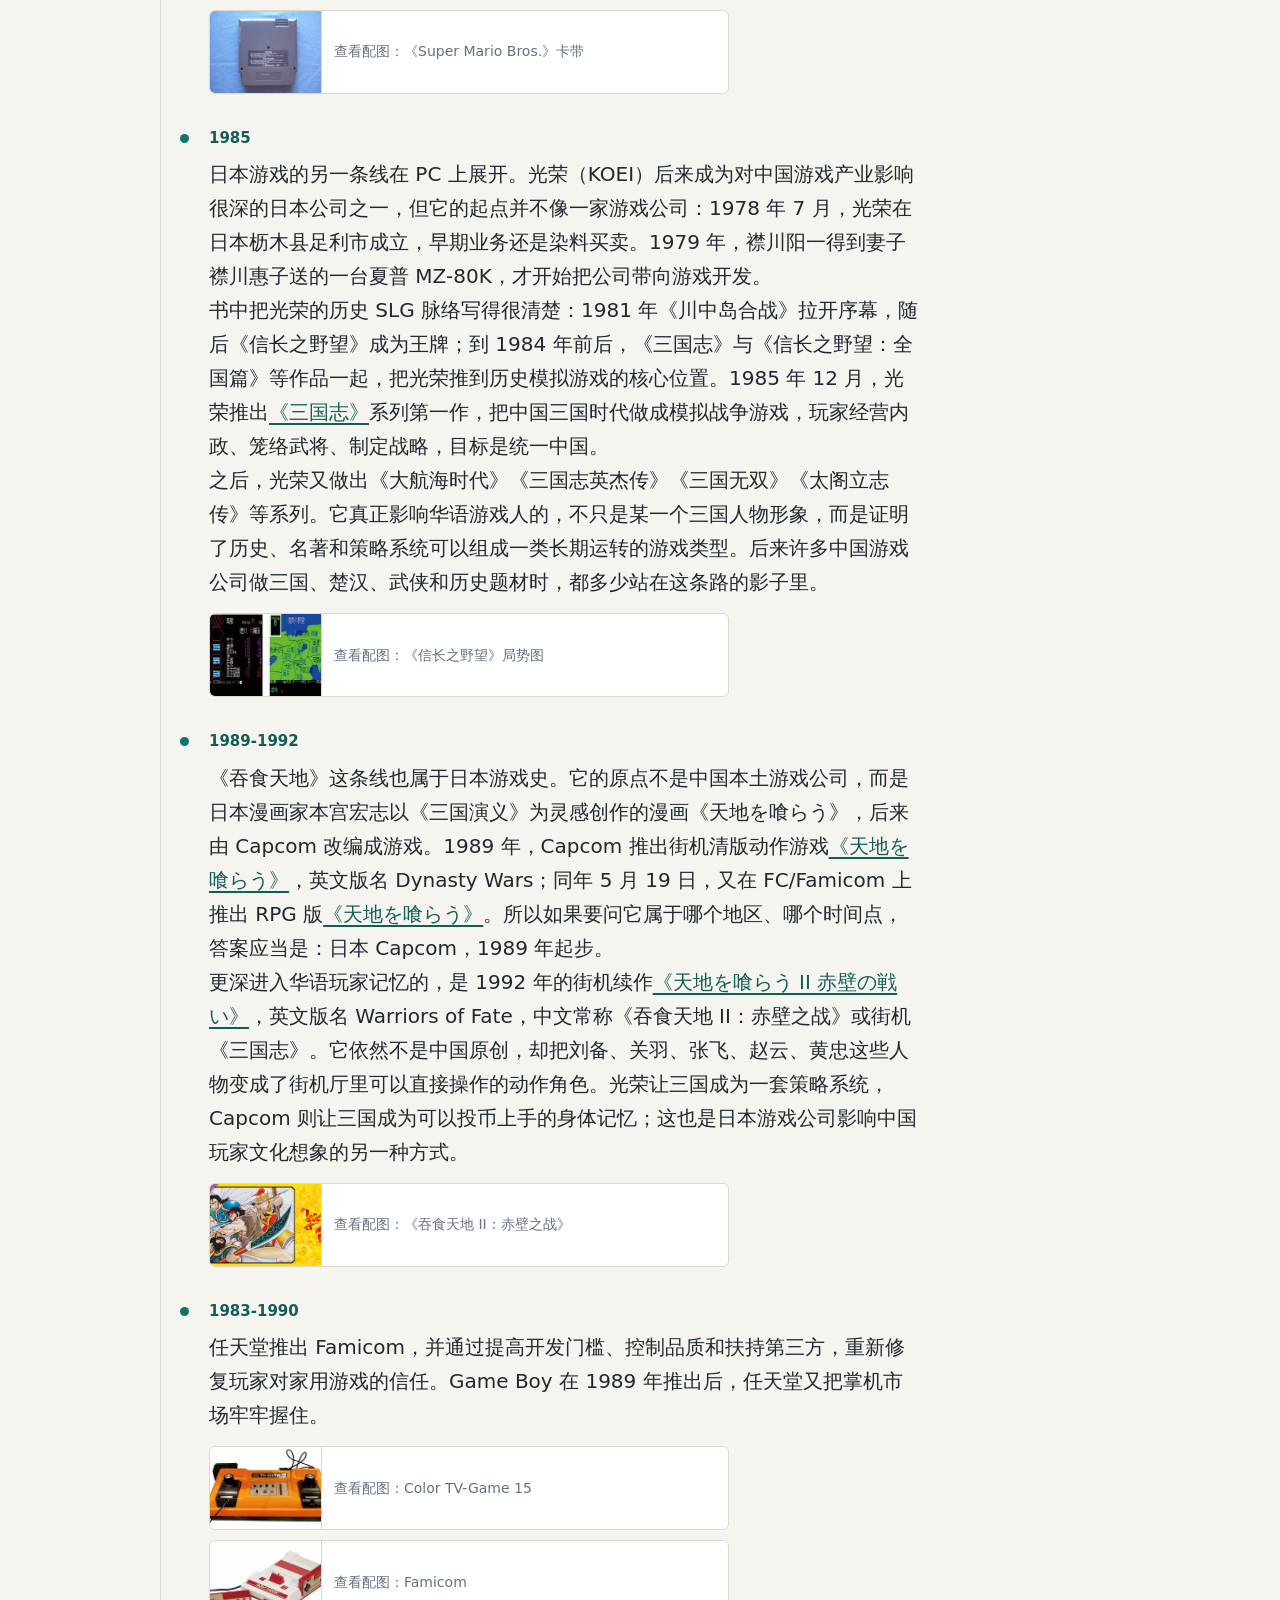
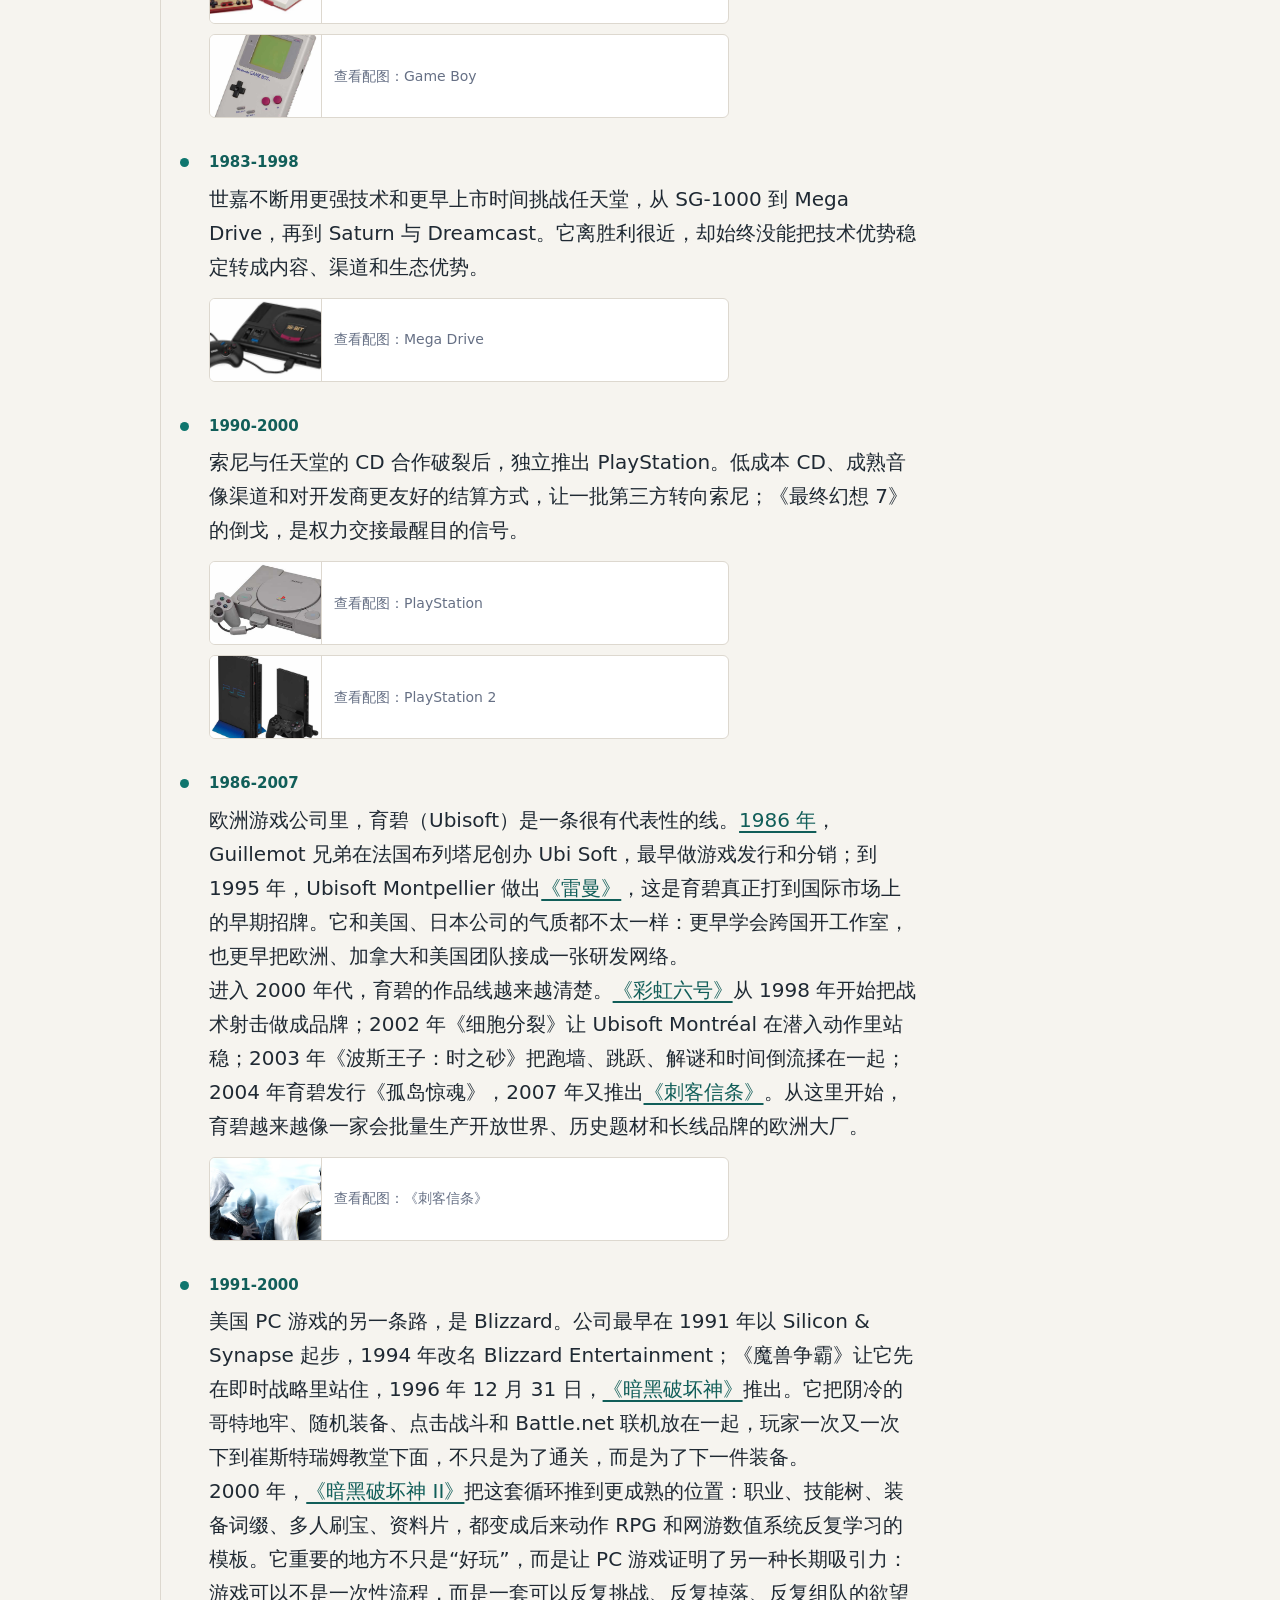
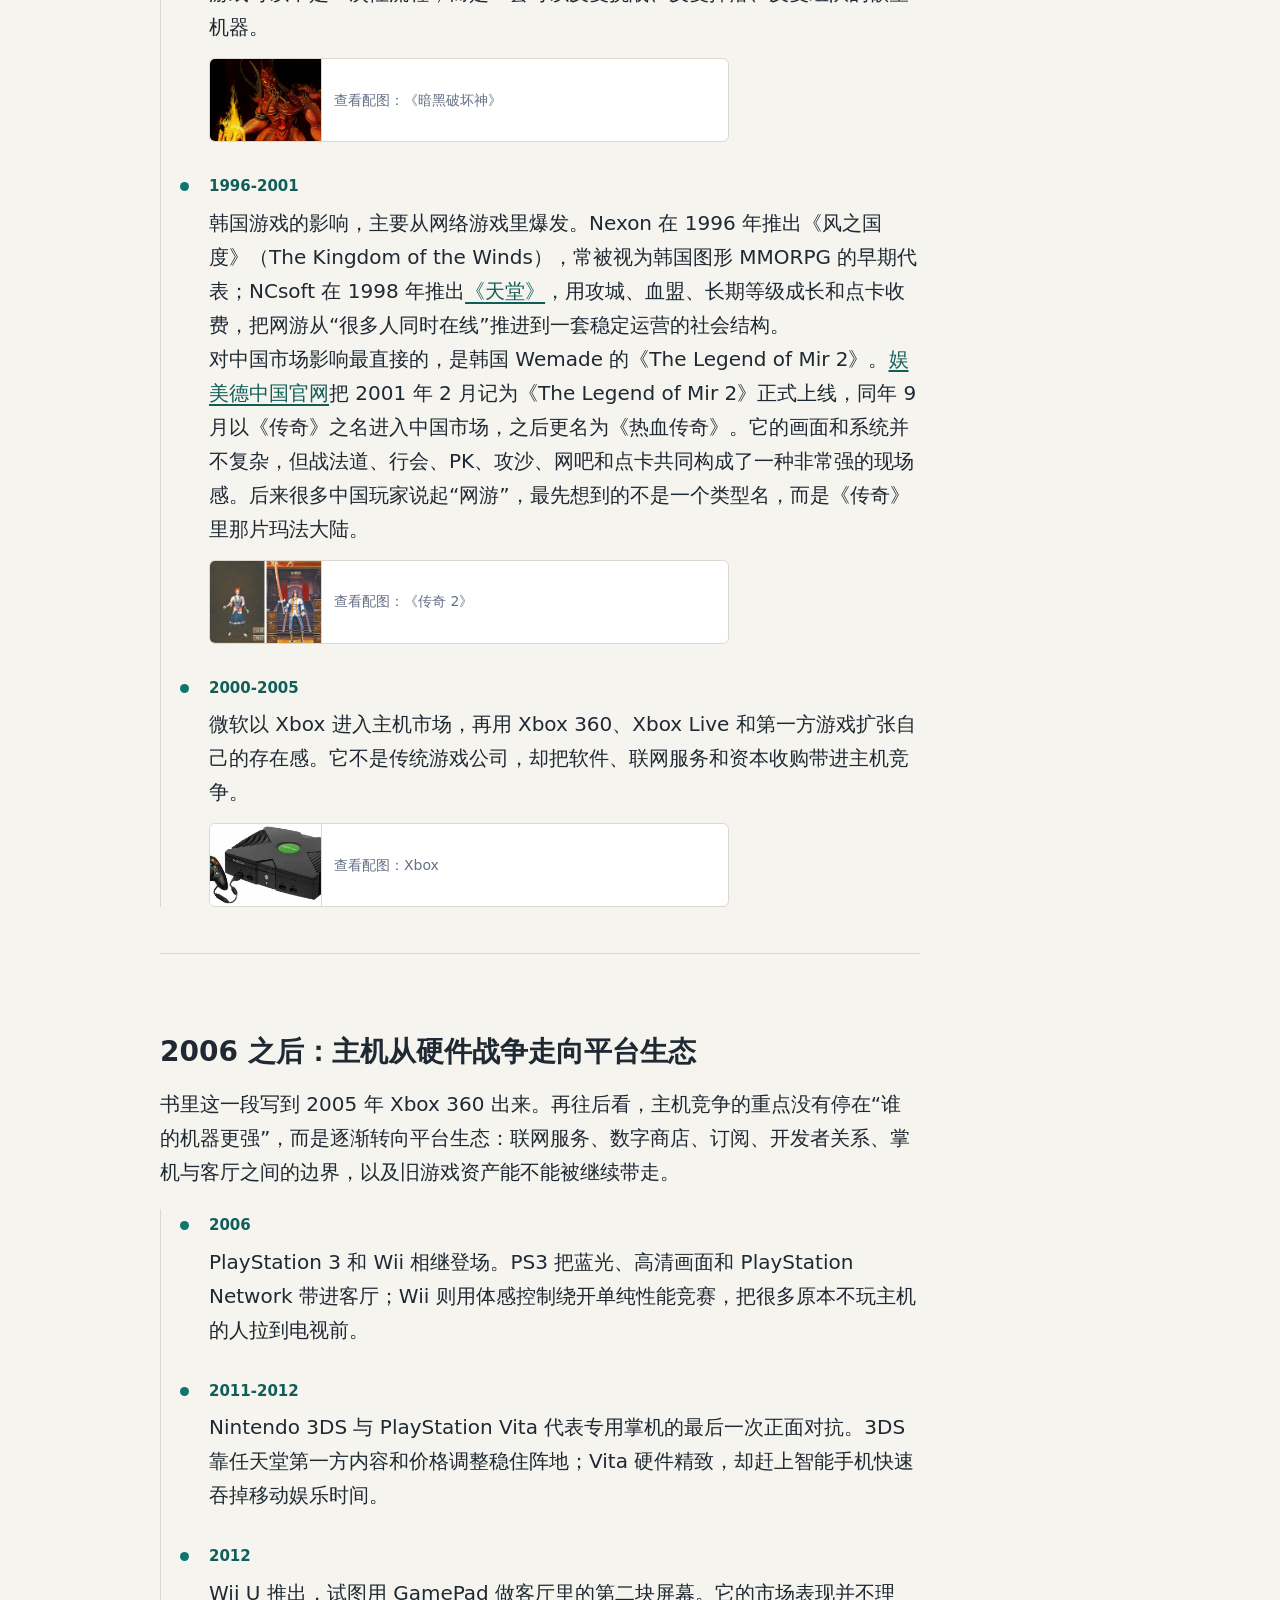
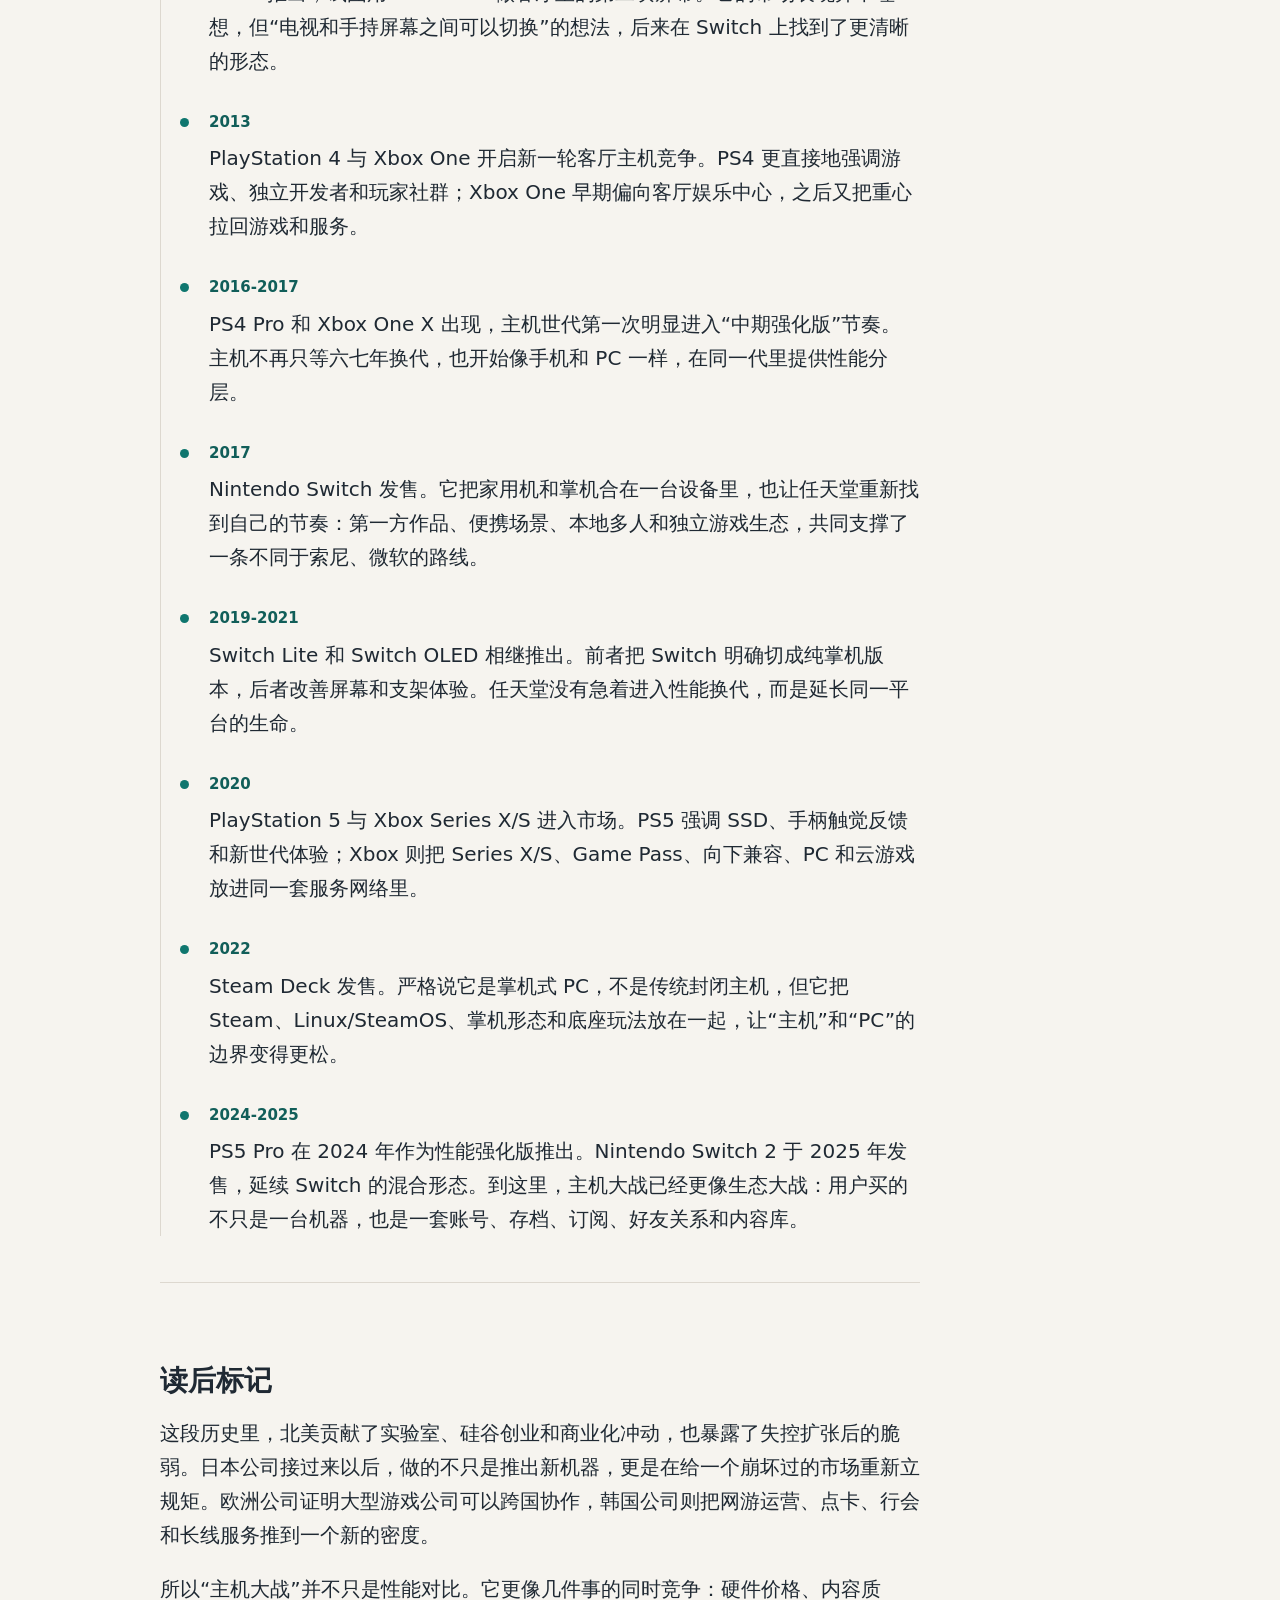
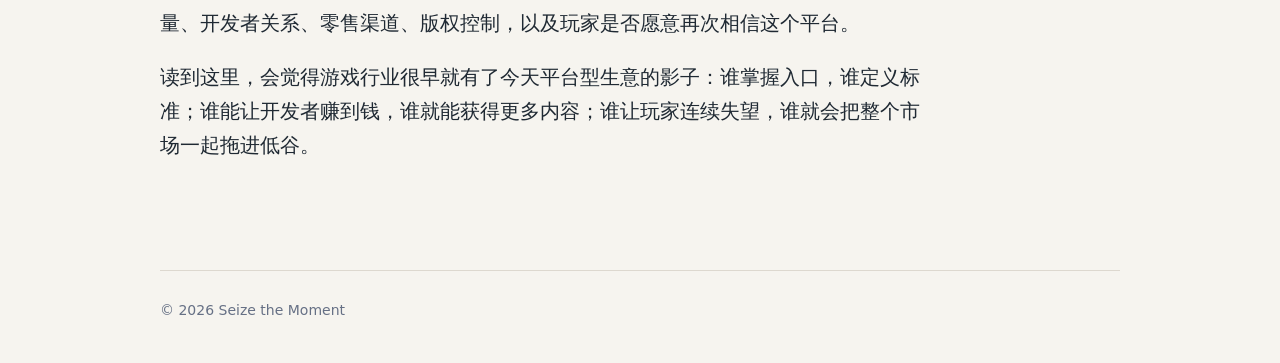
<file: posts/china-game-black-iron-era.html>
<!doctype html>
<html lang="zh-CN">
  <head>
    <meta charset="utf-8">
    <meta name="viewport" content="width=device-width, initial-scale=1">
    <title>《中国游戏风云》读书笔记：早期的欧美与日韩游戏史 | Seize the Moment</title>
    <meta name="description" content="《中国游戏风云》第 5-48 页阅读笔记，按时间顺序整理欧美与日韩早期电子游戏、街机、家用主机、光荣《三国志》、Capcom《吞食天地》、暴雪《暗黑破坏神》、育碧和韩国网游的关键节点。">
    <link rel="stylesheet" href="/styles.css">
  </head>
  <body>
    <header class="site-header">
      <a class="brand" href="/">Seize the Moment</a>
      <nav class="nav" aria-label="主导航">
        <a href="/">首页</a>
        <a href="/posts/hello-world.html">第一篇</a>
      </nav>
    </header>

    <main>
      <article class="post">
        <header class="post-header">
          <a class="back-link" href="/">返回首页</a>
          <p class="eyebrow">Reading Notes</p>
          <h1>《中国游戏风云》读书笔记：早期的欧美与日韩游戏史</h1>
          <time datetime="2026-05-18">2026-05-18</time>
        </header>

        <p class="reading-scope">
          最近娃在家里领导的“漏洞”下花了较多时间玩游戏，我想着让他从玩游戏的兴趣出发去用AI做些游戏自己玩，所以重温了下游戏史的书籍，找找灵感和启发。
        </p>

        <p>
          这一部分介绍了电子游戏从实验室、酒吧、商场屋顶和玩具货架里慢慢长出来的过程。<br/>
          北美先把它变成商品，日本随后把它变成更稳定的主机产业。再往后，欧洲厂商和美国 PC 游戏公司证明 PC 也能长出大作，韩国则把网游运营推到新的高度。中间的每一次失误，后来都被写进了主机、卡带、第三方授权、渠道和内容生态的规则里。<br/>
          看完这部分，对 FC、SEGA 这些小时候玩过的游戏机命名有了更多理解。
        </p>

        <section class="post-section">
          <h2>时间线</h2>

          <ol class="event-timeline">
            <li>
              <span class="timeline-year">1937-1946</span>
              <p>
                ABC 与 ENIAC 代表了早期电子计算机的出现。它们和游戏还没有直接关系，却先提供了后来一切电子游戏必须依附的计算基础。
              </p>
              <div class="timeline-media">
                <button class="timeline-thumb" type="button" data-full="/assets/posts/china-game-black-iron-era/eniac.jpg" data-alt="ENIAC 电子计算机" data-caption="ENIAC。图片来源：Wikimedia Commons；U.S. Army Photo；公有领域。照片中 Glen Beck 与 Betty Snyder 在弹道研究实验室为 ENIAC 编程。">
                  <img src="/assets/posts/china-game-black-iron-era/eniac.jpg" alt="">
                  <span>查看配图：ENIAC</span>
                </button>
              </div>
            </li>
            <li>
              <span class="timeline-year">1958</span>
              <p>
                美国布鲁克海文国家实验室里的《双人网球》出现。它没有立刻变成产业，却像一枚很早投下的石子：人第一次在电子设备上看见了可操作的游戏。
              </p>
              <div class="timeline-media">
                <button class="timeline-thumb" type="button" data-full="/assets/posts/china-game-black-iron-era/tennis-for-two.jpg" data-alt="《双人网球》的运行设备" data-caption="《双人网球》。图片来源：布鲁克海文国家实验室。当时运行《双人网球》的设备，由一台巨大的机器和一个极小的示波器组成。">
                  <img src="/assets/posts/china-game-black-iron-era/tennis-for-two.jpg" alt="">
                  <span>查看配图：《双人网球》</span>
                </button>
              </div>
            </li>
            <li>
              <span class="timeline-year">1962</span>
              <p>
                麻省理工学院的史蒂夫·拉塞尔等人在 PDP-1 上做出<a href="https://zh.wikipedia.org/wiki/%E5%A4%AA%E7%A9%BA%E6%88%B0%E7%88%AD%EF%BC%81">《太空大战》</a>。这款游戏已经有背景、资源限制、引力和操作技巧，很多后来的电子游戏语法都能在这里看到雏形。
              </p>
              <div class="timeline-media">
                <button class="timeline-thumb" type="button" data-full="/assets/posts/china-game-black-iron-era/pdp1-spacewar.jpg" data-alt="PDP-1 和《太空大战》" data-caption="PDP-1 与《太空大战》。图片来源：维基百科；拍摄者 Joi Ito；基于 CC BY 2.0 协议。早期游戏设计已经开始出现规则感。">
                  <img src="/assets/posts/china-game-black-iron-era/pdp1-spacewar.jpg" alt="">
                  <span>查看配图：PDP-1 与《太空大战》</span>
                </button>
              </div>
            </li>
            <li>
              <span class="timeline-year">1966-1972</span>
              <p>
                拉尔夫·贝尔团队做出“棕盒子”，后来与 Magnavox 合作推出 Odyssey。电子游戏开始从实验室走向客厅，但家用机市场还很早，形态也粗粝。
              </p>
              <div class="timeline-media">
                <button class="timeline-thumb" type="button" data-full="/assets/posts/china-game-black-iron-era/brown-box.jpg" data-alt="棕盒子原型机" data-caption="“棕盒子”原型机。图片来源：Flickr；拍摄者 Philip Steffan；基于 CC BY-SA 2.0 协议。客厅里的电子游戏，从这样的粗糙盒子开始。">
                  <img src="/assets/posts/china-game-black-iron-era/brown-box.jpg" alt="">
                  <span>查看配图：“棕盒子”原型机</span>
                </button>
              </div>
            </li>
            <li>
              <span class="timeline-year">1969-1975</span>
              <p>
                诺兰·布什内尔从《太空大战》得到启发，先尝试《电脑空间》，再在 1972 年注册 Atari（中文名：<a href="https://zh.wikipedia.org/wiki/%E9%9B%85%E9%81%94%E5%88%A9">雅达利</a>）。<a href="https://zh.wikipedia.org/wiki/%E4%B9%93">Pong</a> 被放进酒吧后很快塞满硬币，电子游戏第一次用非常朴素的方式证明：它不只是技术玩具，也是一门生意。
              </p>
              <div class="timeline-media">
                <button class="timeline-thumb" type="button" data-full="/assets/posts/china-game-black-iron-era/pong.jpg" data-alt="雅达利版本的 Pong" data-caption="雅达利版本的 Pong。图片来源：《中国游戏风云》书中配图。Pong 让电子游戏第一次非常直接地证明了自己的商业吸引力。">
                  <img src="/assets/posts/china-game-black-iron-era/pong.jpg" alt="">
                  <span>查看配图：Pong</span>
                </button>
              </div>
            </li>
            <li>
              <span class="timeline-year">1976-1978</span>
              <p>
                Fairchild Channel F 提前引入成熟卡带概念，Atari 2600 则把可编程家用主机推向大众市场。硬件和软件开始被拆开，游戏公司不再只是卖一台固定玩法的机器。
              </p>
              <div class="timeline-media">
                <button class="timeline-thumb" type="button" data-full="/assets/posts/china-game-black-iron-era/atari-2600.jpg" data-alt="Atari 2600 游戏主机" data-caption="Atari 2600。图片来源：维基百科；拍摄者 Evan Amos；已进入公共领域。它把家用游戏机推到一个真正的大众市场。">
                  <img src="/assets/posts/china-game-black-iron-era/atari-2600.jpg" alt="">
                  <span>查看配图：Atari 2600</span>
                </button>
              </div>
            </li>
            <li>
              <span class="timeline-year">1978-1982</span>
              <p>
                日本街机通过《太空侵略者》、<a href="https://zh.wikipedia.org/wiki/%E5%8D%97%E6%A2%A6%E5%AE%AB">南梦宫</a>的<a href="https://zh.wikipedia.org/wiki/%E5%90%83%E8%B1%86%E4%BA%BA">《吃豆人》</a>等作品反攻北美。《吃豆人》把迷宫、角色和高辨识度形象结合起来，也让南梦宫成为这波日本街机潮中最醒目的公司之一。与此同时，北美家用机市场被低质量游戏、盲目生产和盗版拖垮，《吃豆人》移植版和《E.T. 外星人》成为崩盘的标志性事件。
              </p>
              <div class="timeline-media timeline-media-list">
                <button class="timeline-thumb timeline-thumb-contain" type="button" data-full="/assets/posts/china-game-black-iron-era/namco-logo.png" data-alt="南梦宫 Namco 标志" data-caption="南梦宫 Namco 标志。图片来源：Wikimedia Commons；Namco；公有领域 text logo。南梦宫是日本街机进入北美市场的重要公司之一。">
                  <img src="/assets/posts/china-game-black-iron-era/namco-logo.png" alt="">
                  <span>查看配图：南梦宫</span>
                </button>
                <button class="timeline-thumb" type="button" data-full="/assets/posts/china-game-black-iron-era/pac-man.jpg" data-alt="《吃豆人》游戏画面" data-caption="《吃豆人》。图片来源：《中国游戏风云》书中配图。它把角色辨识度、规则简洁性和街机运营结合在一起，成为日本街机反攻北美的代表作品。">
                  <img src="/assets/posts/china-game-black-iron-era/pac-man.jpg" alt="">
                  <span>查看配图：《吃豆人》</span>
                </button>
                <button class="timeline-thumb" type="button" data-full="/assets/posts/china-game-black-iron-era/et-cartridge.jpg" data-alt="从新墨西哥州阿拉莫戈多挖出的《E.T. 外星人》卡带" data-caption="从新墨西哥州阿拉莫戈多挖出的《E.T. 外星人》卡带。图片来源：维基百科；拍摄者 Taylor Hatmaker；基于 CC BY 2.0 协议。它几乎成了北美游戏市场过热之后的墓碑。">
                  <img src="/assets/posts/china-game-black-iron-era/et-cartridge.jpg" alt="">
                  <span>查看配图：《E.T. 外星人》卡带</span>
                </button>
              </div>
            </li>
            <li>
              <span class="timeline-year">1979-1985</span>
              <p>
                <a href="https://zh.wikipedia.org/wiki/%E5%AE%AB%E6%9C%AC%E8%8C%82">宫本茂</a>在任天堂制作《大金刚》，其中的 Jumpman 后来发展为<a href="https://zh.wikipedia.org/wiki/%E9%A9%AC%E5%8A%9B%E6%AC%A7_(%E8%A7%92%E8%89%B2)">马力欧（超级马里奥）</a>。到 1985 年《超级马力欧兄弟》推出，任天堂不只是卖硬件，也开始依靠稳定的角色 IP、关卡设计和家庭平台内容建立长期优势。
              </p>
              <div class="timeline-media timeline-media-list">
                <button class="timeline-thumb" type="button" data-full="/assets/posts/china-game-black-iron-era/shigeru-miyamoto.jpg" data-alt="宫本茂照片" data-caption="宫本茂。图片来源：Wikimedia Commons；拍摄者 Sklathill；基于 CC BY-SA 2.0 协议。他参与塑造了马力欧、塞尔达等任天堂核心 IP。">
                  <img src="/assets/posts/china-game-black-iron-era/shigeru-miyamoto.jpg" alt="">
                  <span>查看配图：宫本茂</span>
                </button>
                <button class="timeline-thumb" type="button" data-full="/assets/posts/china-game-black-iron-era/super-mario-bros-cartridge-back.jpg" data-alt="《Super Mario Bros.》NES 卡带背面" data-caption="《Super Mario Bros.》NES 卡带背面。图片来源：Wikimedia Commons；拍摄者 Emilio J. Rodríguez Posada；基于 CC BY-SA 4.0 / GFDL 协议。这里用卡带背面照片记录马力欧在家用机时代的扩散。">
                  <img src="/assets/posts/china-game-black-iron-era/super-mario-bros-cartridge-back.jpg" alt="">
                  <span>查看配图：《Super Mario Bros.》卡带</span>
                </button>
              </div>
            </li>
            <li>
              <span class="timeline-year">1985</span>
              <p>
                日本游戏的另一条线在 PC 上展开。光荣（KOEI）后来成为对中国游戏产业影响很深的日本公司之一，但它的起点并不像一家游戏公司：1978 年 7 月，光荣在日本枥木县足利市成立，早期业务还是染料买卖。1979 年，襟川阳一得到妻子襟川惠子送的一台夏普 MZ-80K，才开始把公司带向游戏开发。
              </p>
              <p>
                书中把光荣的历史 SLG 脉络写得很清楚：1981 年《川中岛合战》拉开序幕，随后《信长之野望》成为王牌；到 1984 年前后，《三国志》与《信长之野望：全国篇》等作品一起，把光荣推到历史模拟游戏的核心位置。1985 年 12 月，光荣推出<a href="https://www.gamecity.ne.jp/sangokushi40th/jp/history/">《三国志》</a>系列第一作，把中国三国时代做成模拟战争游戏，玩家经营内政、笼络武将、制定战略，目标是统一中国。
              </p>
              <p>
                之后，光荣又做出《大航海时代》《三国志英杰传》《三国无双》《太阁立志传》等系列。它真正影响华语游戏人的，不只是某一个三国人物形象，而是证明了历史、名著和策略系统可以组成一类长期运转的游戏类型。后来许多中国游戏公司做三国、楚汉、武侠和历史题材时，都多少站在这条路的影子里。
              </p>
              <div class="timeline-media">
                <button class="timeline-thumb" type="button" data-full="/assets/posts/china-game-black-iron-era/koei-nobunagas-ambition-map.jpg" data-alt="《信长之野望》的局势图" data-caption="《信长之野望》的局势图。图片来源：《中国游戏风云》书中配图。光荣早期历史模拟游戏把地图、势力、武将和统一目标组织在一起，形成后来很多 SLG 的基本想象。">
                  <img src="/assets/posts/china-game-black-iron-era/koei-nobunagas-ambition-map.jpg" alt="">
                  <span>查看配图：《信长之野望》局势图</span>
                </button>
              </div>
            </li>
            <li>
              <span class="timeline-year">1989-1992</span>
              <p>
                《吞食天地》这条线也属于日本游戏史。它的原点不是中国本土游戏公司，而是日本漫画家本宫宏志以《三国演义》为灵感创作的漫画《天地を喰らう》，后来由 Capcom 改编成游戏。1989 年，Capcom 推出街机清版动作游戏<a href="https://store.steampowered.com/app/1556711/Capcom_Arcade_StadiumDYNASTY_WARS/">《天地を喰らう》</a>，英文版名 Dynasty Wars；同年 5 月 19 日，又在 FC/Famicom 上推出 RPG 版<a href="https://vgmdb.net/release/16825">《天地を喰らう》</a>。所以如果要问它属于哪个地区、哪个时间点，答案应当是：日本 Capcom，1989 年起步。
              </p>
              <p>
                更深进入华语玩家记忆的，是 1992 年的街机续作<a href="https://store.steampowered.com/app/1556720/Capcom_Arcade_StadiumWARRIORS_OF_FATE/">《天地を喰らう II 赤壁の戦い》</a>，英文版名 Warriors of Fate，中文常称《吞食天地 II：赤壁之战》或街机《三国志》。它依然不是中国原创，却把刘备、关羽、张飞、赵云、黄忠这些人物变成了街机厅里可以直接操作的动作角色。光荣让三国成为一套策略系统，Capcom 则让三国成为可以投币上手的身体记忆；这也是日本游戏公司影响中国玩家文化想象的另一种方式。
              </p>
              <div class="timeline-media">
                <button class="timeline-thumb" type="button" data-full="/assets/posts/china-game-black-iron-era/tenchi-wo-kurau-warriors-of-fate.jpg" data-alt="《吞食天地 II：赤壁之战》主视觉" data-caption="《吞食天地 II：赤壁之战》（Warriors of Fate）主视觉。图片来源：Steam 上的 Capcom Arcade Stadium：WARRIORS OF FATE 页面。Capcom 于 1992 年推出原街机作品，后收入 Capcom Arcade Stadium。">
                  <img src="/assets/posts/china-game-black-iron-era/tenchi-wo-kurau-warriors-of-fate.jpg" alt="">
                  <span>查看配图：《吞食天地 II：赤壁之战》</span>
                </button>
              </div>
            </li>
            <li>
              <span class="timeline-year">1983-1990</span>
              <p>
                任天堂推出 Famicom，并通过提高开发门槛、控制品质和扶持第三方，重新修复玩家对家用游戏的信任。Game Boy 在 1989 年推出后，任天堂又把掌机市场牢牢握住。
              </p>
              <div class="timeline-media timeline-media-list">
                <button class="timeline-thumb" type="button" data-full="/assets/posts/china-game-black-iron-era/color-tv-game-15.jpg" data-alt="任天堂 Color TV-Game 15" data-caption="Color TV-Game 15。图片来源：Flickr；拍摄者 Greg Dunlap；基于 CC BY 2.0 协议。任天堂早期进入电子游戏时，仍然带着很强的玩具公司气质。">
                  <img src="/assets/posts/china-game-black-iron-era/color-tv-game-15.jpg" alt="">
                  <span>查看配图：Color TV-Game 15</span>
                </button>
                <button class="timeline-thumb" type="button" data-full="/assets/posts/china-game-black-iron-era/famicom.jpg" data-alt="任天堂 Famicom 主机" data-caption="Famicom。图片来源：维基百科；拍摄者 Evan Amos；已进入公共领域。红白机不只是硬件成功，更重要的是重建了游戏品质与授权秩序。">
                  <img src="/assets/posts/china-game-black-iron-era/famicom.jpg" alt="">
                  <span>查看配图：Famicom</span>
                </button>
                <button class="timeline-thumb" type="button" data-full="/assets/posts/china-game-black-iron-era/game-boy.jpg" data-alt="任天堂 Game Boy 掌机" data-caption="Game Boy。图片来源：维基百科；拍摄者 Evan Amos；已进入公共领域。它让随身玩游戏变成一代人的稳定记忆。">
                  <img src="/assets/posts/china-game-black-iron-era/game-boy.jpg" alt="">
                  <span>查看配图：Game Boy</span>
                </button>
              </div>
            </li>
            <li>
              <span class="timeline-year">1983-1998</span>
              <p>
                世嘉不断用更强技术和更早上市时间挑战任天堂，从 SG-1000 到 Mega Drive，再到 Saturn 与 Dreamcast。它离胜利很近，却始终没能把技术优势稳定转成内容、渠道和生态优势。
              </p>
              <div class="timeline-media">
                <button class="timeline-thumb" type="button" data-full="/assets/posts/china-game-black-iron-era/mega-drive.jpg" data-alt="世嘉 Mega Drive 主机" data-caption="Mega Drive。图片来源：维基百科；拍摄者 Evan Amos；已进入公共领域。世嘉最接近胜利的一次，也提醒我技术领先不等于产业领先。">
                  <img src="/assets/posts/china-game-black-iron-era/mega-drive.jpg" alt="">
                  <span>查看配图：Mega Drive</span>
                </button>
              </div>
            </li>
            <li>
              <span class="timeline-year">1990-2000</span>
              <p>
                索尼与任天堂的 CD 合作破裂后，独立推出 PlayStation。低成本 CD、成熟音像渠道和对开发商更友好的结算方式，让一批第三方转向索尼；《最终幻想 7》的倒戈，是权力交接最醒目的信号。
              </p>
              <div class="timeline-media timeline-media-list">
                <button class="timeline-thumb" type="button" data-full="/assets/posts/china-game-black-iron-era/playstation.jpg" data-alt="索尼 PlayStation 主机" data-caption="PlayStation。图片来源：维基百科；拍摄者 Evan Amos；已进入公共领域。CD、渠道和第三方策略，让索尼把主机战争带入新的阶段。">
                  <img src="/assets/posts/china-game-black-iron-era/playstation.jpg" alt="">
                  <span>查看配图：PlayStation</span>
                </button>
                <button class="timeline-thumb" type="button" data-full="/assets/posts/china-game-black-iron-era/playstation-2.jpg" data-alt="两个版本的 PlayStation 2" data-caption="两个版本的 PlayStation 2。图片来源：维基百科；拍摄者 Evan Amos；已进入公共领域。PS2 的成功说明，主机可以同时是游戏设备、影音入口和家庭电子产品。">
                  <img src="/assets/posts/china-game-black-iron-era/playstation-2.jpg" alt="">
                  <span>查看配图：PlayStation 2</span>
                </button>
              </div>
            </li>
            <li>
              <span class="timeline-year">1986-2007</span>
              <p>
                欧洲游戏公司里，育碧（Ubisoft）是一条很有代表性的线。<a href="https://news.ubisoft.com/en-us/article/3aNoNe5cyUPXOhSFcQJmxN/say-hello-to-the-new-ubisoft-swirl">1986 年</a>，Guillemot 兄弟在法国布列塔尼创办 Ubi Soft，最早做游戏发行和分销；到 1995 年，Ubisoft Montpellier 做出<a href="https://www.ubisoft.com/fr-fr/company/about-us/our-brands/rayman">《雷曼》</a>，这是育碧真正打到国际市场上的早期招牌。它和美国、日本公司的气质都不太一样：更早学会跨国开工作室，也更早把欧洲、加拿大和美国团队接成一张研发网络。
              </p>
              <p>
                进入 2000 年代，育碧的作品线越来越清楚。<a href="https://www.ubisoft.com/en-us/games/tom-clancys-rainbow-six">《彩虹六号》</a>从 1998 年开始把战术射击做成品牌；2002 年《细胞分裂》让 Ubisoft Montréal 在潜入动作里站稳；2003 年《波斯王子：时之砂》把跑墙、跳跃、解谜和时间倒流揉在一起；2004 年育碧发行《孤岛惊魂》，2007 年又推出<a href="https://www.ubisoft.com/en-us/games/assassins-creed">《刺客信条》</a>。从这里开始，育碧越来越像一家会批量生产开放世界、历史题材和长线品牌的欧洲大厂。
              </p>
              <div class="timeline-media">
                <button class="timeline-thumb" type="button" data-full="/assets/posts/china-game-black-iron-era/assassins-creed-ubisoft.jpg" data-alt="《刺客信条》主视觉" data-caption="《刺客信条》主视觉。图片来源：Ubisoft 官方《Assassin's Creed》页面。2007 年的《刺客信条》后来成为育碧最重要的长线品牌之一。">
                  <img src="/assets/posts/china-game-black-iron-era/assassins-creed-ubisoft.jpg" alt="">
                  <span>查看配图：《刺客信条》</span>
                </button>
              </div>
            </li>
            <li>
              <span class="timeline-year">1991-2000</span>
              <p>
                美国 PC 游戏的另一条路，是 Blizzard。公司最早在 1991 年以 Silicon &amp; Synapse 起步，1994 年改名 Blizzard Entertainment；《魔兽争霸》让它先在即时战略里站住，1996 年 12 月 31 日，<a href="https://news.blizzard.com/en-us/article/22887361/diablo-now-available-on-gog-com">《暗黑破坏神》</a>推出。它把阴冷的哥特地牢、随机装备、点击战斗和 Battle.net 联机放在一起，玩家一次又一次下到崔斯特瑞姆教堂下面，不只是为了通关，而是为了下一件装备。
              </p>
              <p>
                2000 年，<a href="https://news.blizzard.com/en-us/article/23460551/nawet-20-lat-po-premierze-diablo-ii-gra-nadal-inspiruje-blizzard">《暗黑破坏神 II》</a>把这套循环推到更成熟的位置：职业、技能树、装备词缀、多人刷宝、资料片，都变成后来动作 RPG 和网游数值系统反复学习的模板。它重要的地方不只是“好玩”，而是让 PC 游戏证明了另一种长期吸引力：游戏可以不是一次性流程，而是一套可以反复挑战、反复掉落、反复组队的欲望机器。
              </p>
              <div class="timeline-media">
                <button class="timeline-thumb" type="button" data-full="/assets/posts/china-game-black-iron-era/diablo-blizzard.jpg" data-alt="《暗黑破坏神》官方配图" data-caption="《暗黑破坏神》官方配图。图片来源：Blizzard News《Diablo Now Available on GOG.COM》。Blizzard 在文中回顾，1996 年 12 月 31 日《Diablo》把玩家带入 Sanctuary。">
                  <img src="/assets/posts/china-game-black-iron-era/diablo-blizzard.jpg" alt="">
                  <span>查看配图：《暗黑破坏神》</span>
                </button>
              </div>
            </li>
            <li>
              <span class="timeline-year">1996-2001</span>
              <p>
                韩国游戏的影响，主要从网络游戏里爆发。Nexon 在 1996 年推出《风之国度》（The Kingdom of the Winds），常被视为韩国图形 MMORPG 的早期代表；NCsoft 在 1998 年推出<a href="https://www.britannica.com/topic/Lineage-online-game">《天堂》</a>，用攻城、血盟、长期等级成长和点卡收费，把网游从“很多人同时在线”推进到一套稳定运营的社会结构。
              </p>
              <p>
                对中国市场影响最直接的，是韩国 Wemade 的《The Legend of Mir 2》。<a href="https://www.wemadecn.com/">娱美德中国官网</a>把 2001 年 2 月记为《The Legend of Mir 2》正式上线，同年 9 月以《传奇》之名进入中国市场，之后更名为《热血传奇》。它的画面和系统并不复杂，但战法道、行会、PK、攻沙、网吧和点卡共同构成了一种非常强的现场感。后来很多中国玩家说起“网游”，最先想到的不是一个类型名，而是《传奇》里那片玛法大陆。
              </p>
              <div class="timeline-media">
                <button class="timeline-thumb" type="button" data-full="/assets/posts/china-game-black-iron-era/legend-of-mir-2-wemade.jpg" data-alt="《传奇 2》角色对比图" data-caption="左侧为 WeMade《The Legend of Mir 2》角色图。图片来源：Korea JoongAng Daily，原图标注为 WEMADE。2001 年进入中国后，《传奇》成为中国早期网游市场最关键的韩国作品之一。">
                  <img src="/assets/posts/china-game-black-iron-era/legend-of-mir-2-wemade.jpg" alt="">
                  <span>查看配图：《传奇 2》</span>
                </button>
              </div>
            </li>
            <li>
              <span class="timeline-year">2000-2005</span>
              <p>
                微软以 Xbox 进入主机市场，再用 Xbox 360、Xbox Live 和第一方游戏扩张自己的存在感。它不是传统游戏公司，却把软件、联网服务和资本收购带进主机竞争。
              </p>
              <div class="timeline-media">
                <button class="timeline-thumb" type="button" data-full="/assets/posts/china-game-black-iron-era/xbox.jpg" data-alt="微软 Xbox 主机" data-caption="Xbox。图片来源：维基百科；拍摄者 Evan Amos；已进入公共领域。微软进入主机市场后，联网服务和第一方工作室收购变得越来越重要。">
                  <img src="/assets/posts/china-game-black-iron-era/xbox.jpg" alt="">
                  <span>查看配图：Xbox</span>
                </button>
              </div>
            </li>
          </ol>
        </section>

        <section class="post-section">
          <h2>2006 之后：主机从硬件战争走向平台生态</h2>

          <p>
            书里这一段写到 2005 年 Xbox 360 出来。再往后看，主机竞争的重点没有停在“谁的机器更强”，而是逐渐转向平台生态：联网服务、数字商店、订阅、开发者关系、掌机与客厅之间的边界，以及旧游戏资产能不能被继续带走。
          </p>

          <ol class="event-timeline">
            <li>
              <span class="timeline-year">2006</span>
              <p>
                PlayStation 3 和 Wii 相继登场。PS3 把蓝光、高清画面和 PlayStation Network 带进客厅；Wii 则用体感控制绕开单纯性能竞赛，把很多原本不玩主机的人拉到电视前。
              </p>
            </li>
            <li>
              <span class="timeline-year">2011-2012</span>
              <p>
                Nintendo 3DS 与 PlayStation Vita 代表专用掌机的最后一次正面对抗。3DS 靠任天堂第一方内容和价格调整稳住阵地；Vita 硬件精致，却赶上智能手机快速吞掉移动娱乐时间。
              </p>
            </li>
            <li>
              <span class="timeline-year">2012</span>
              <p>
                Wii U 推出，试图用 GamePad 做客厅里的第二块屏幕。它的市场表现并不理想，但“电视和手持屏幕之间可以切换”的想法，后来在 Switch 上找到了更清晰的形态。
              </p>
            </li>
            <li>
              <span class="timeline-year">2013</span>
              <p>
                PlayStation 4 与 Xbox One 开启新一轮客厅主机竞争。PS4 更直接地强调游戏、独立开发者和玩家社群；Xbox One 早期偏向客厅娱乐中心，之后又把重心拉回游戏和服务。
              </p>
            </li>
            <li>
              <span class="timeline-year">2016-2017</span>
              <p>
                PS4 Pro 和 Xbox One X 出现，主机世代第一次明显进入“中期强化版”节奏。主机不再只等六七年换代，也开始像手机和 PC 一样，在同一代里提供性能分层。
              </p>
            </li>
            <li>
              <span class="timeline-year">2017</span>
              <p>
                Nintendo Switch 发售。它把家用机和掌机合在一台设备里，也让任天堂重新找到自己的节奏：第一方作品、便携场景、本地多人和独立游戏生态，共同支撑了一条不同于索尼、微软的路线。
              </p>
            </li>
            <li>
              <span class="timeline-year">2019-2021</span>
              <p>
                Switch Lite 和 Switch OLED 相继推出。前者把 Switch 明确切成纯掌机版本，后者改善屏幕和支架体验。任天堂没有急着进入性能换代，而是延长同一平台的生命。
              </p>
            </li>
            <li>
              <span class="timeline-year">2020</span>
              <p>
                PlayStation 5 与 Xbox Series X/S 进入市场。PS5 强调 SSD、手柄触觉反馈和新世代体验；Xbox 则把 Series X/S、Game Pass、向下兼容、PC 和云游戏放进同一套服务网络里。
              </p>
            </li>
            <li>
              <span class="timeline-year">2022</span>
              <p>
                Steam Deck 发售。严格说它是掌机式 PC，不是传统封闭主机，但它把 Steam、Linux/SteamOS、掌机形态和底座玩法放在一起，让“主机”和“PC”的边界变得更松。
              </p>
            </li>
            <li>
              <span class="timeline-year">2024-2025</span>
              <p>
                PS5 Pro 在 2024 年作为性能强化版推出。Nintendo Switch 2 于 2025 年发售，延续 Switch 的混合形态。到这里，主机大战已经更像生态大战：用户买的不只是一台机器，也是一套账号、存档、订阅、好友关系和内容库。
              </p>
            </li>
          </ol>
        </section>

        <section class="post-section">
          <h2>读后标记</h2>

          <p>
            这段历史里，北美贡献了实验室、硅谷创业和商业化冲动，也暴露了失控扩张后的脆弱。日本公司接过来以后，做的不只是推出新机器，更是在给一个崩坏过的市场重新立规矩。欧洲公司证明大型游戏公司可以跨国协作，韩国公司则把网游运营、点卡、行会和长线服务推到一个新的密度。
          </p>

          <p>
            所以“主机大战”并不只是性能对比。它更像几件事的同时竞争：硬件价格、内容质量、开发者关系、零售渠道、版权控制，以及玩家是否愿意再次相信这个平台。
          </p>

          <p>
            读到这里，会觉得游戏行业很早就有了今天平台型生意的影子：谁掌握入口，谁定义标准；谁能让开发者赚到钱，谁就能获得更多内容；谁让玩家连续失望，谁就会把整个市场一起拖进低谷。
          </p>
        </section>
      </article>
    </main>

    <div class="image-modal" id="image-modal" role="dialog" aria-modal="true" aria-hidden="true" aria-label="配图查看">
      <div class="image-modal-backdrop" data-close-modal></div>
      <figure class="image-modal-panel">
        <button class="image-modal-close" type="button" data-close-modal aria-label="关闭配图">关闭</button>
        <img id="image-modal-img" alt="">
        <figcaption id="image-modal-caption"></figcaption>
      </figure>
    </div>

    <footer class="site-footer">
      <p>© 2026 Seize the Moment</p>
    </footer>
    <script>
      (() => {
        const modal = document.getElementById("image-modal");
        const modalImage = document.getElementById("image-modal-img");
        const modalCaption = document.getElementById("image-modal-caption");
        let activeTrigger = null;

        const openModal = (trigger) => {
          activeTrigger = trigger;
          modalImage.src = trigger.dataset.full;
          modalImage.alt = trigger.dataset.alt || "";
          modalCaption.textContent = trigger.dataset.caption || "";
          modal.classList.add("is-open");
          modal.setAttribute("aria-hidden", "false");
          document.body.classList.add("modal-open");
          modal.querySelector(".image-modal-close").focus();
        };

        const closeModal = () => {
          modal.classList.remove("is-open");
          modal.setAttribute("aria-hidden", "true");
          document.body.classList.remove("modal-open");
          modalImage.removeAttribute("src");
          if (activeTrigger) {
            activeTrigger.focus();
          }
        };

        document.querySelectorAll(".timeline-thumb").forEach((trigger) => {
          trigger.addEventListener("click", () => openModal(trigger));
        });

        modal.querySelectorAll("[data-close-modal]").forEach((trigger) => {
          trigger.addEventListener("click", closeModal);
        });

        document.addEventListener("keydown", (event) => {
          if (event.key === "Escape" && modal.classList.contains("is-open")) {
            closeModal();
          }
        });
      })();
    </script>
  </body>
</html>
</file>
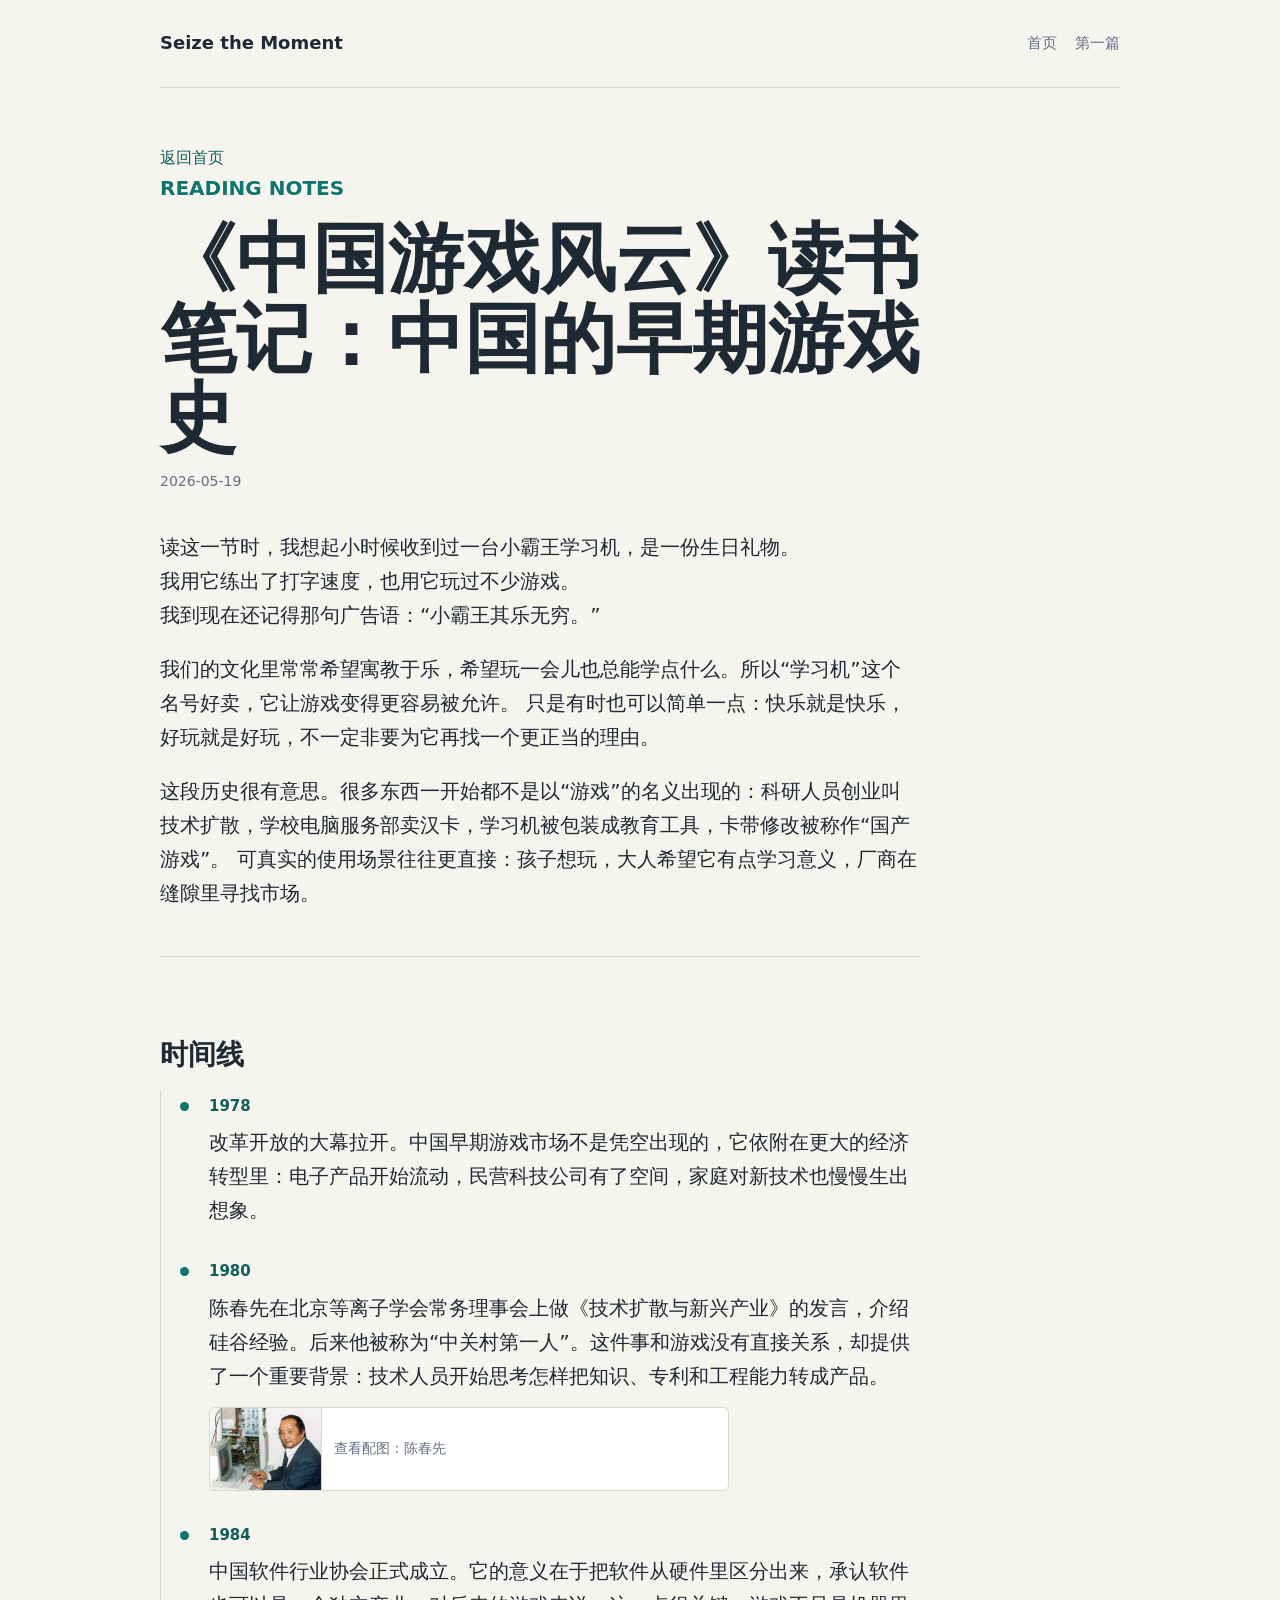
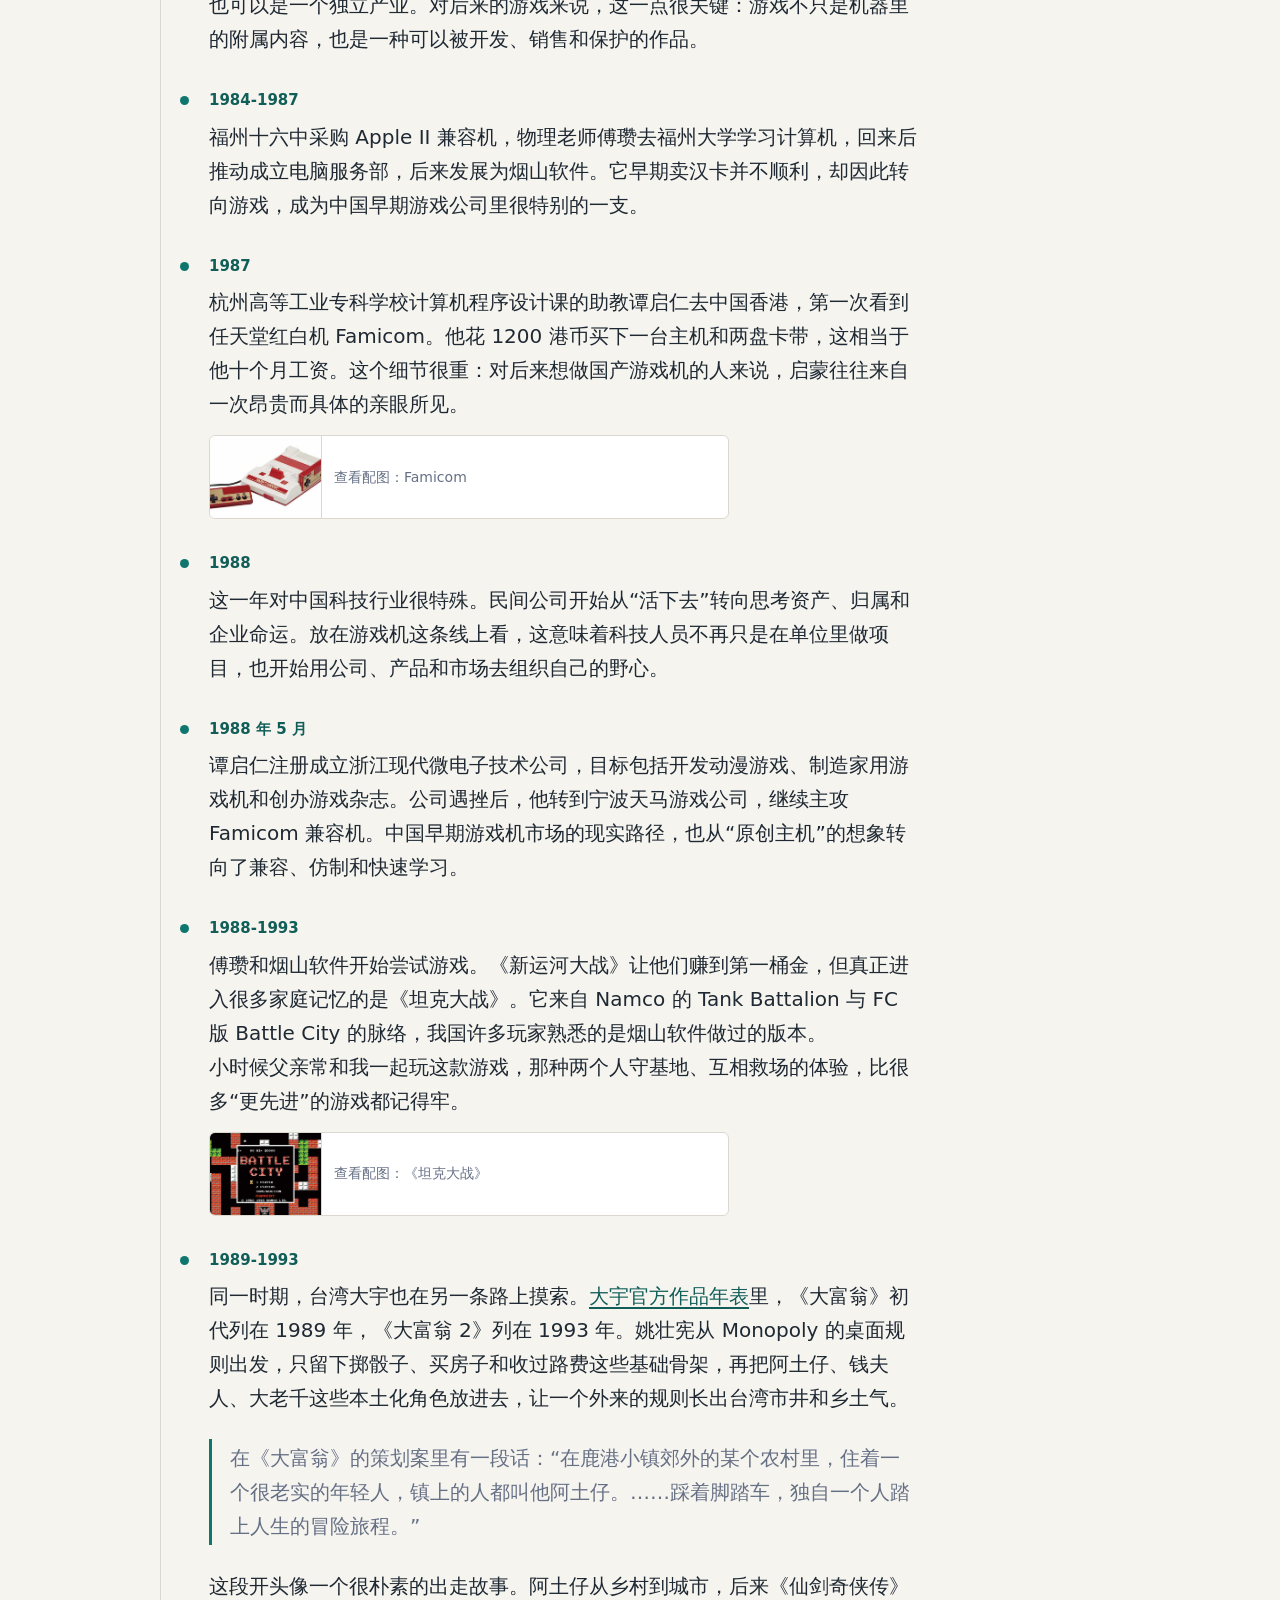
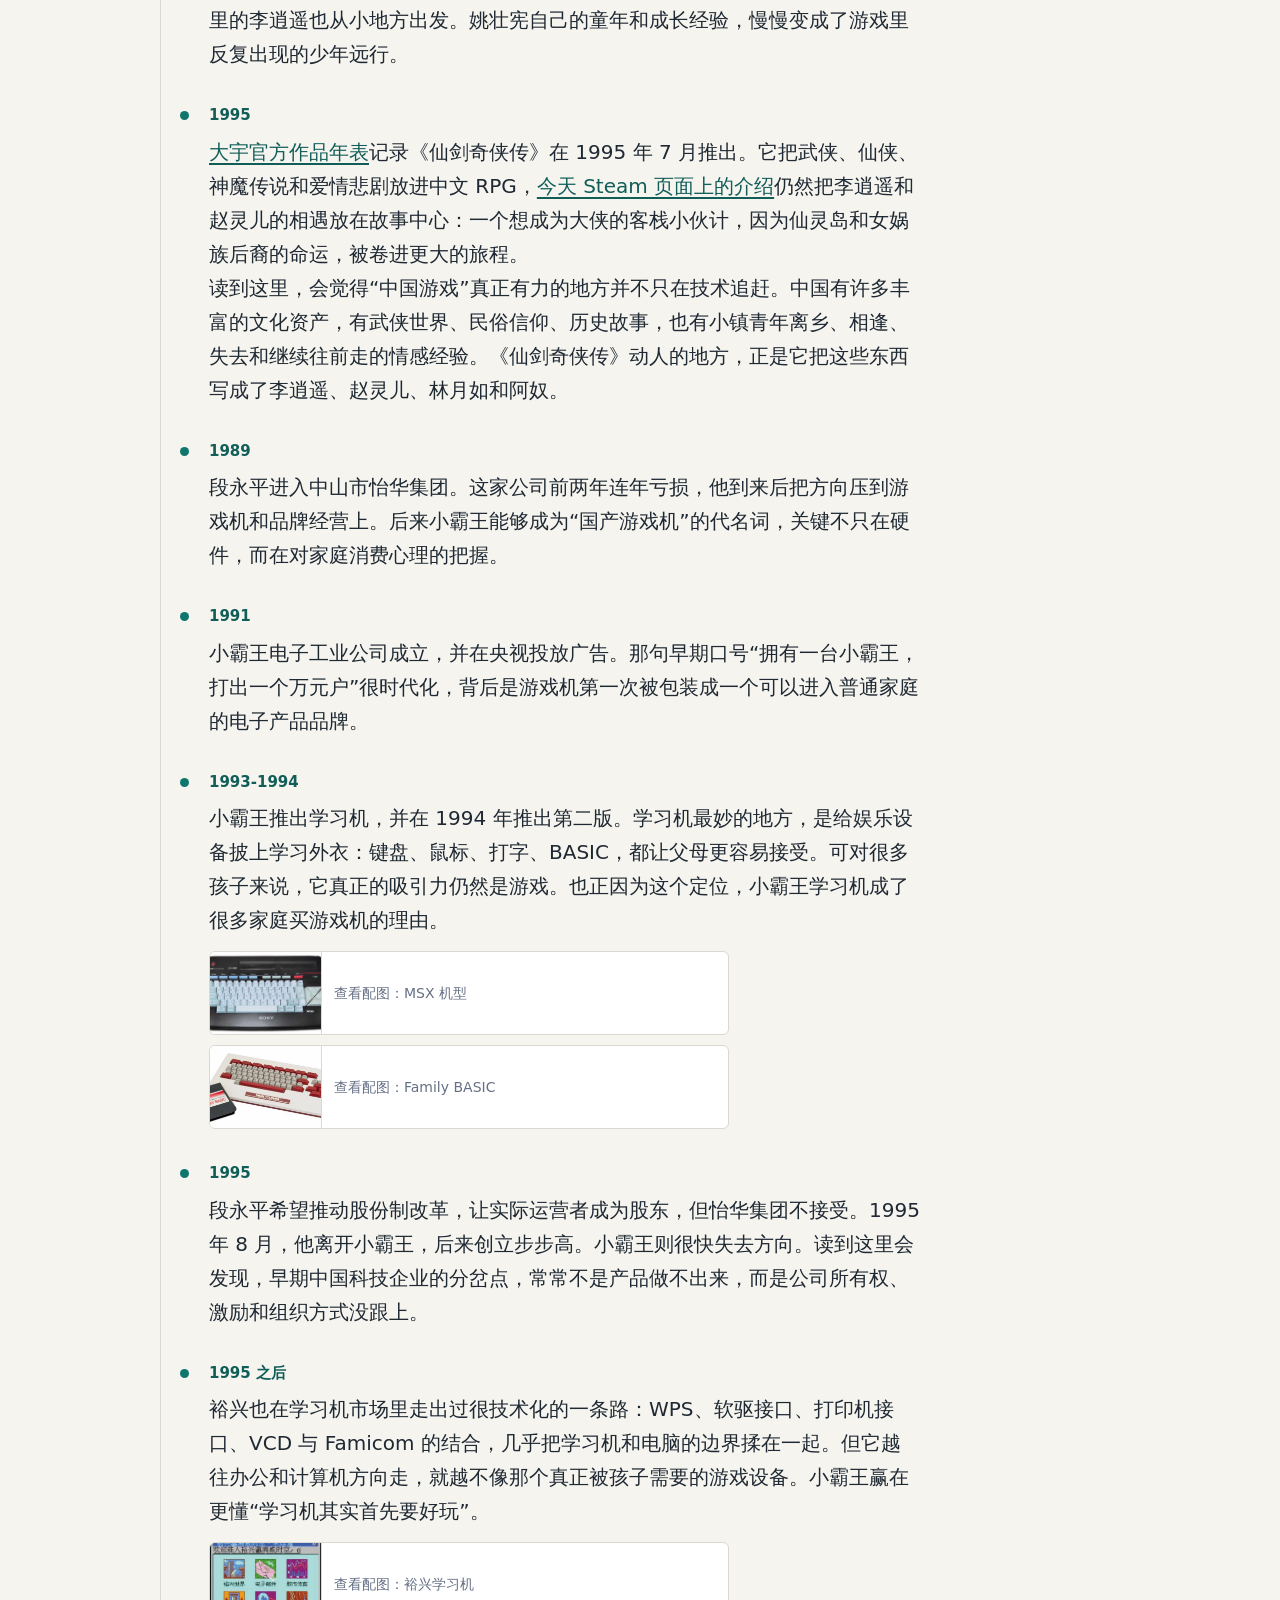
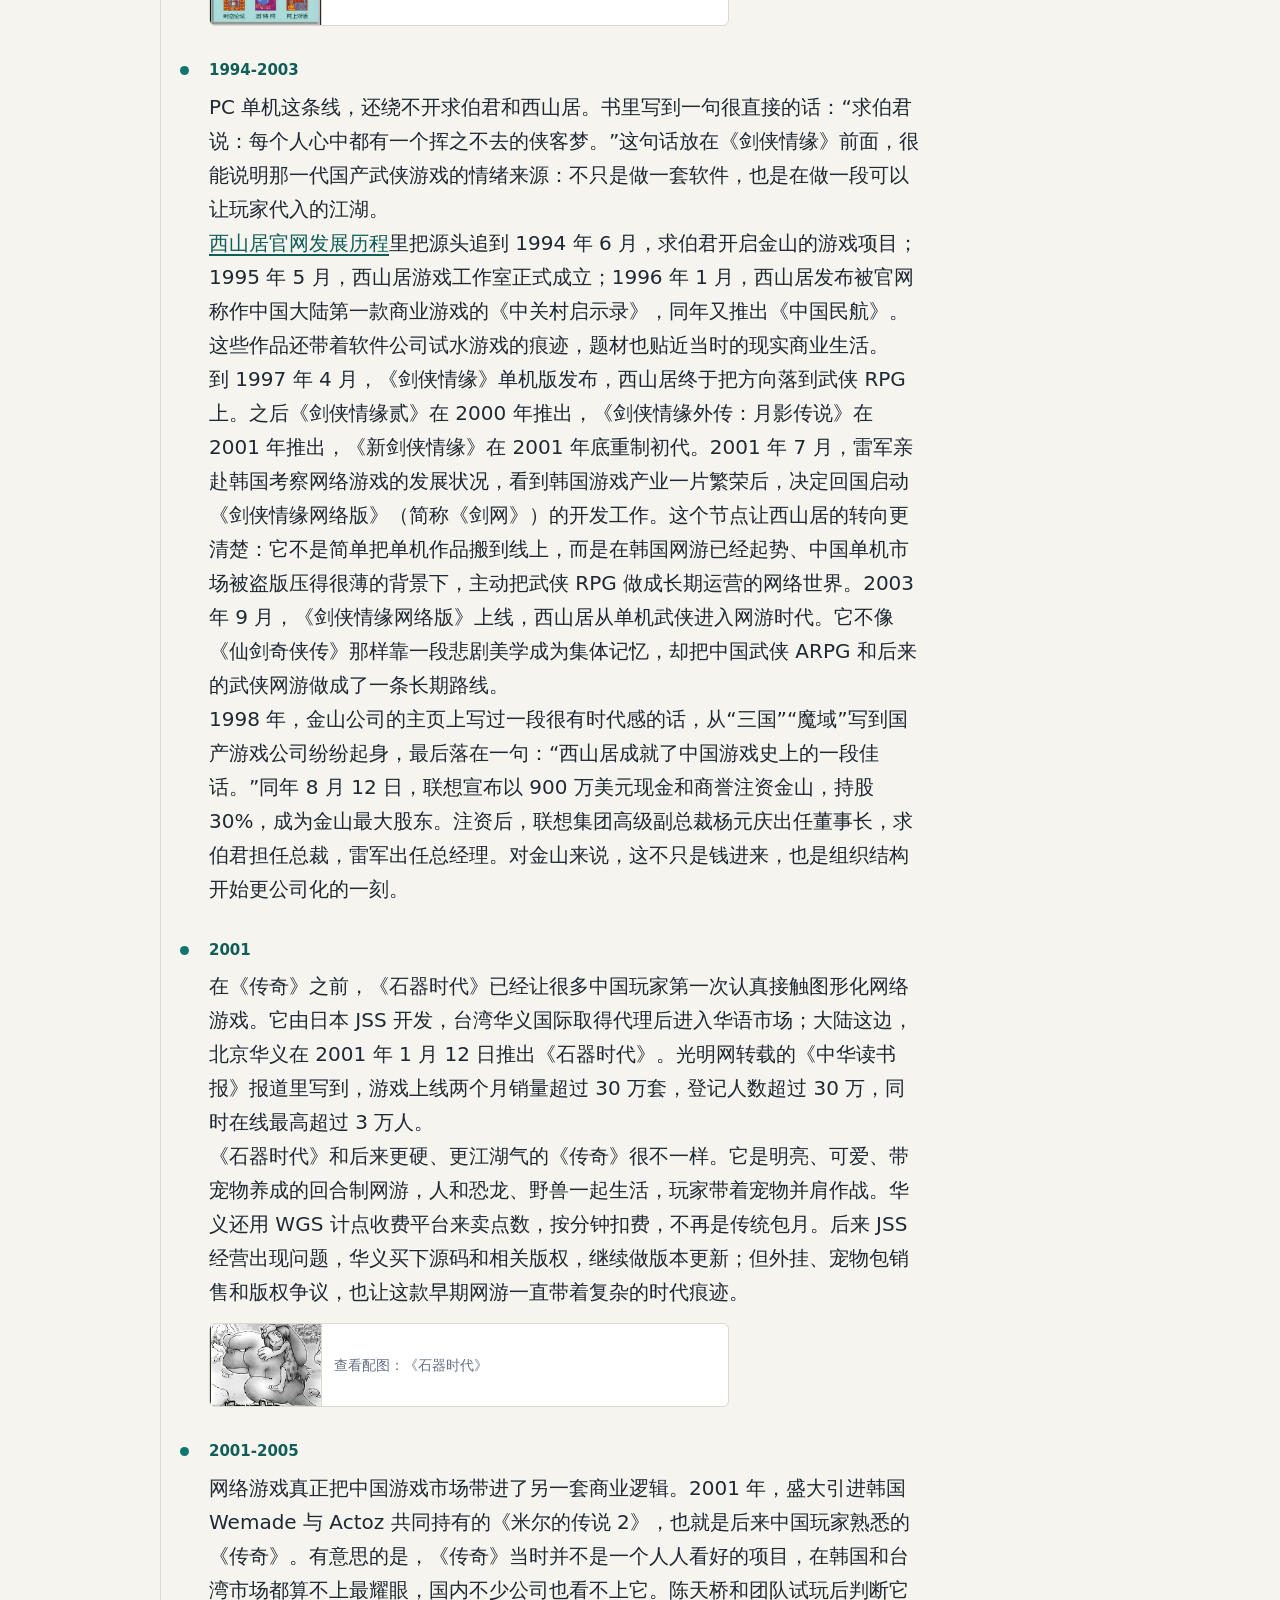
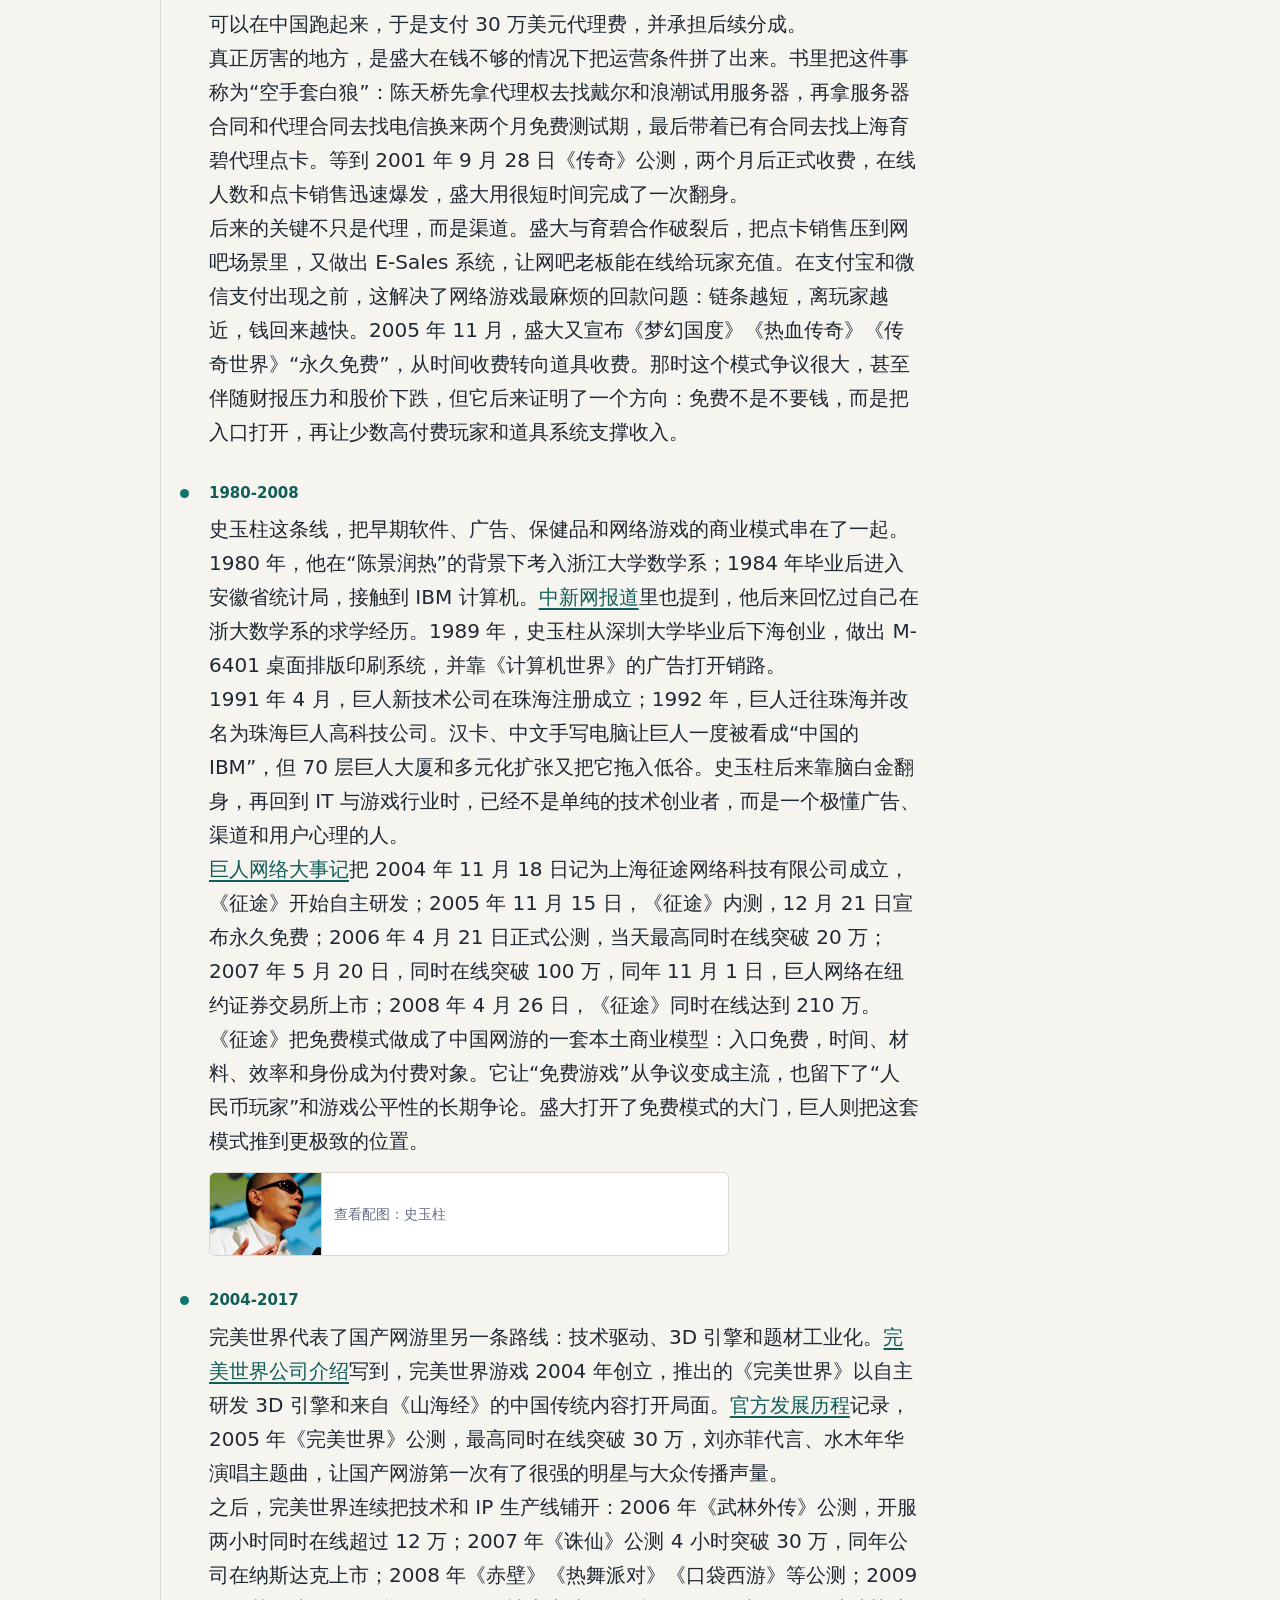
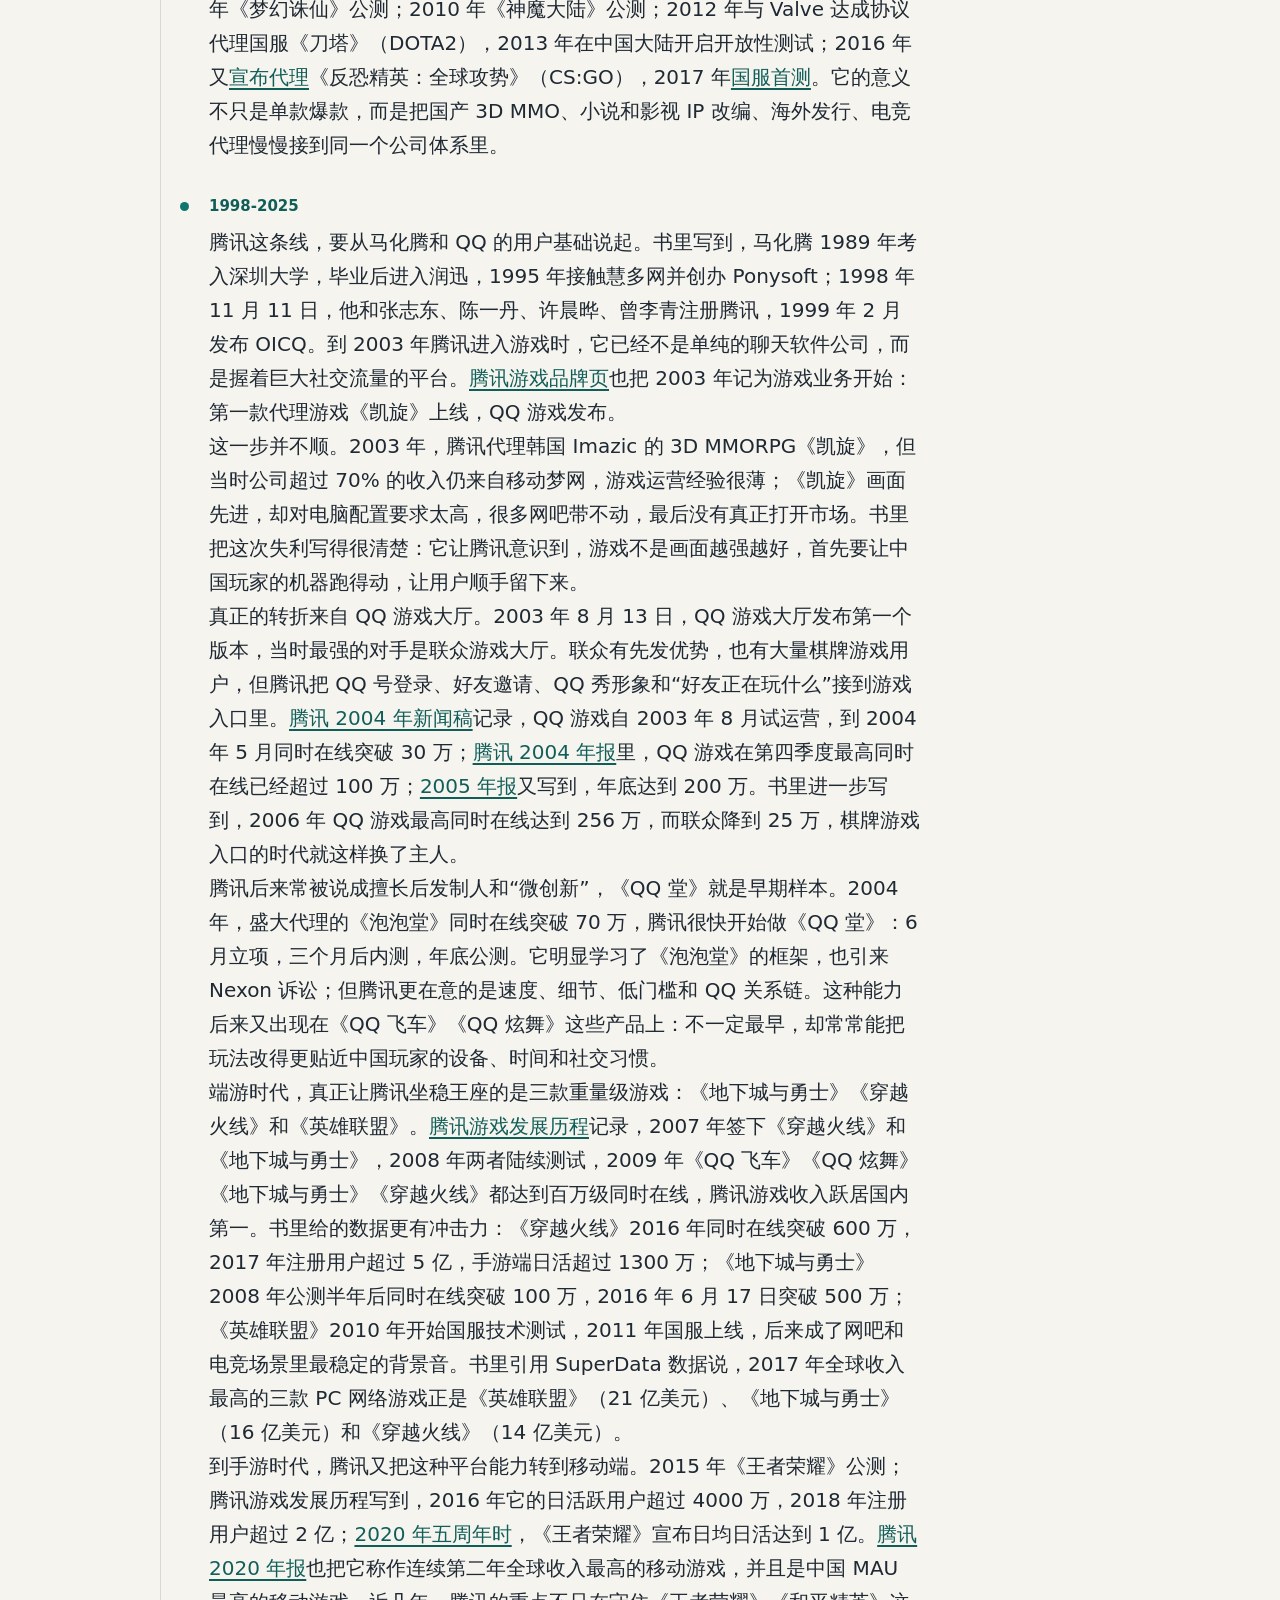
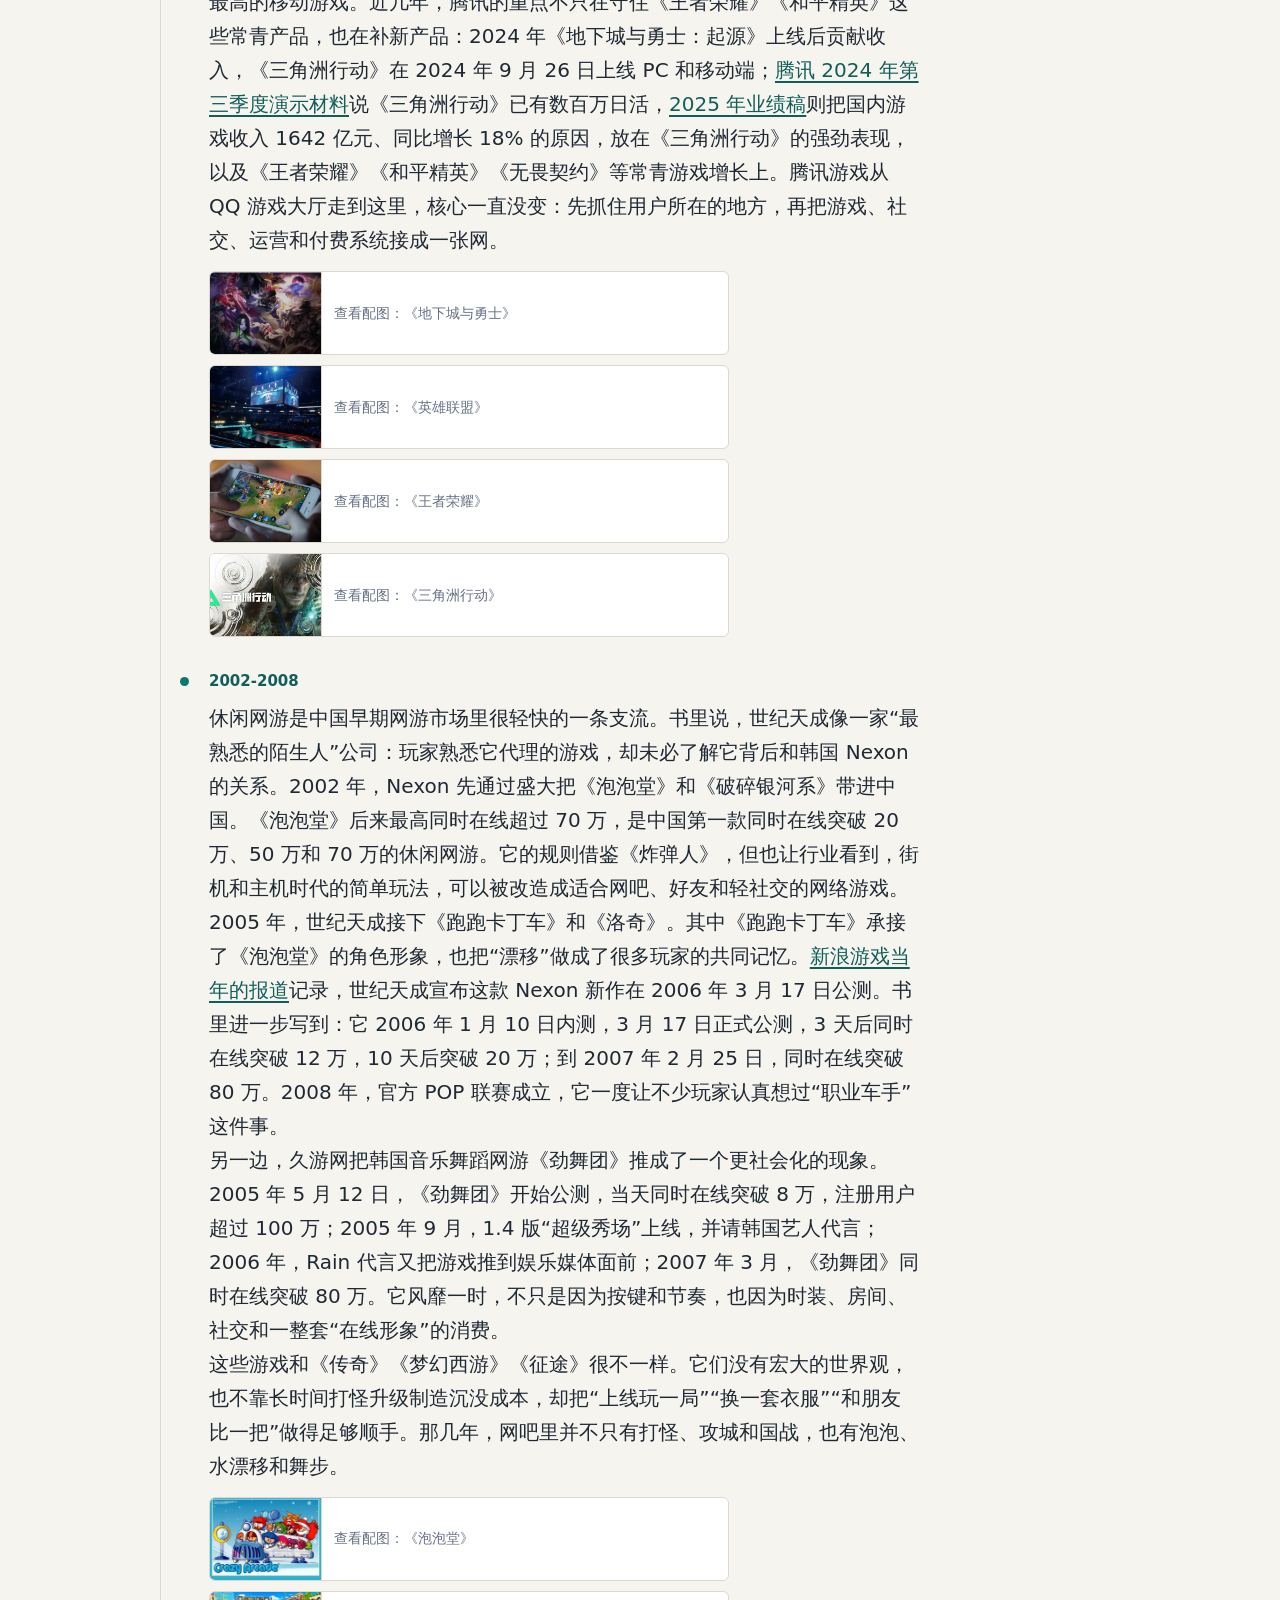
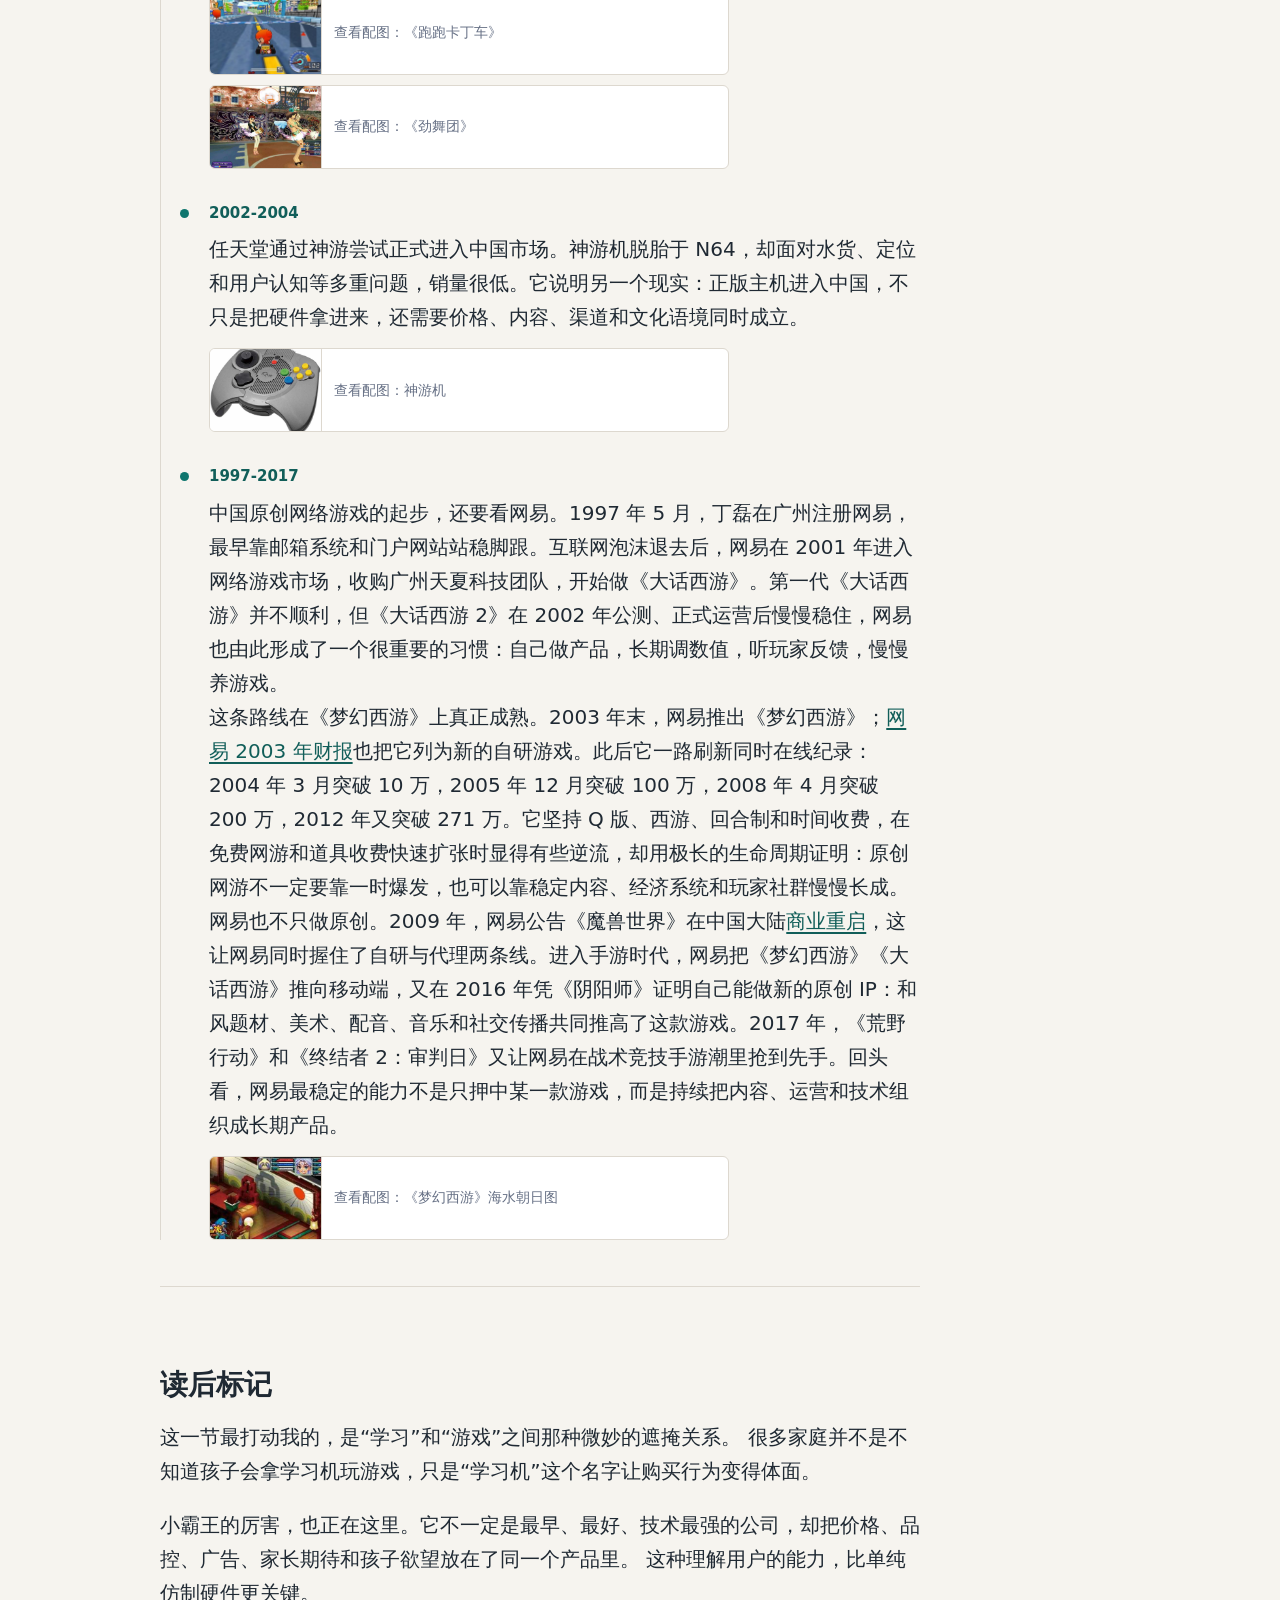
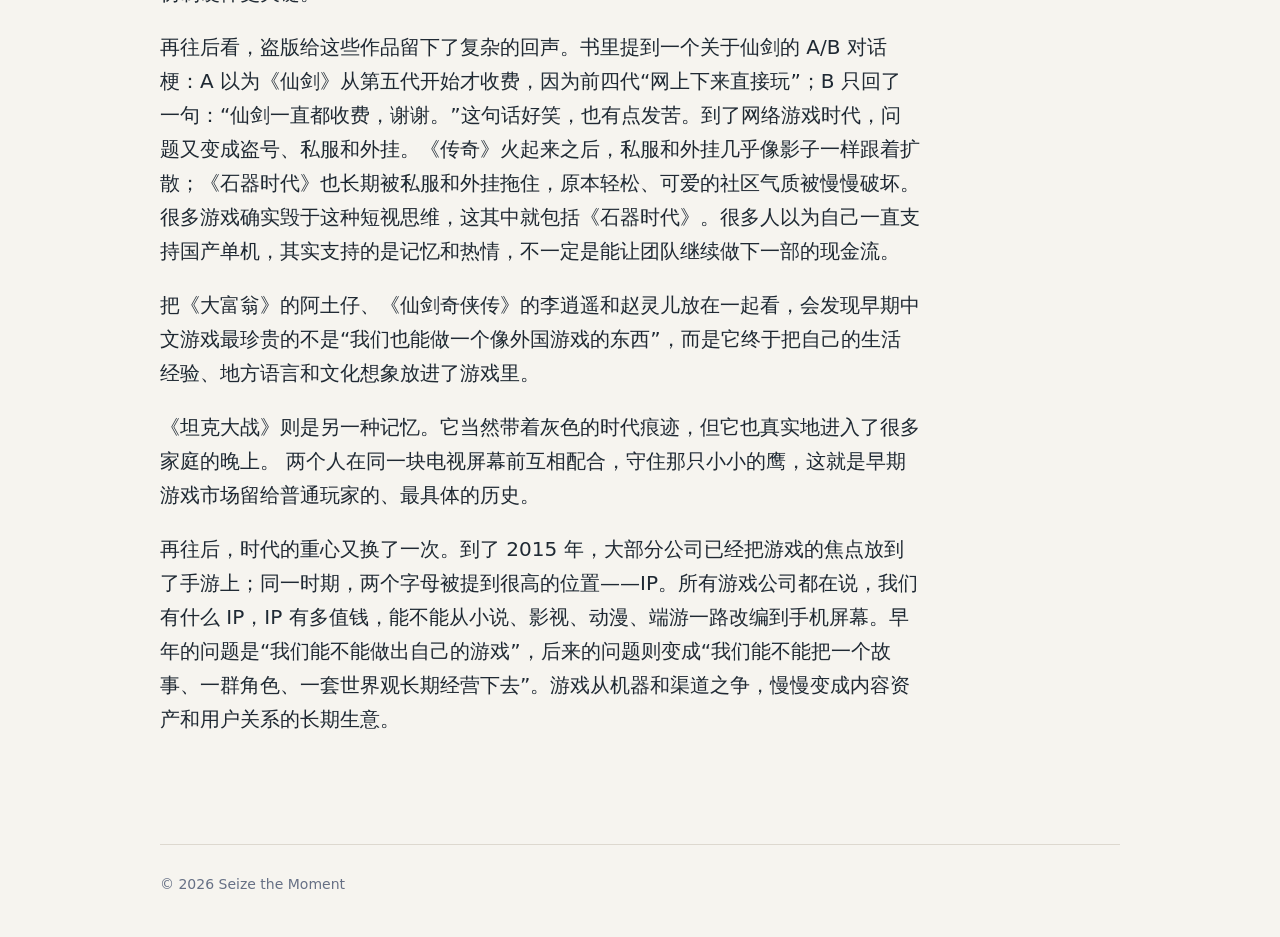
<file: posts/china-game-early-market.html>
<!doctype html>
<html lang="zh-CN">
  <head>
    <meta charset="utf-8">
    <meta name="viewport" content="width=device-width, initial-scale=1">
    <title>《中国游戏风云》读书笔记：中国的早期游戏史 | Seize the Moment</title>
    <meta name="description" content="《中国游戏风云》读书笔记，从时间线视角整理改革开放后中国早期游戏市场、小霸王、烟山软件、《大富翁》《仙剑奇侠传》、西山居《剑侠情缘》、《石器时代》、盛大《传奇》、巨人《征途》、完美世界、腾讯、休闲网游和网易《梦幻西游》的关键节点。">
    <link rel="stylesheet" href="/styles.css">
  </head>
  <body>
    <header class="site-header">
      <a class="brand" href="/">Seize the Moment</a>
      <nav class="nav" aria-label="主导航">
        <a href="/">首页</a>
        <a href="/posts/hello-world.html">第一篇</a>
      </nav>
    </header>

    <main>
      <article class="post">
        <header class="post-header">
          <a class="back-link" href="/">返回首页</a>
          <p class="eyebrow">Reading Notes</p>
          <h1>《中国游戏风云》读书笔记：中国的早期游戏史</h1>
          <time datetime="2026-05-19">2026-05-19</time>
        </header>

        <p>
          读这一节时，我想起小时候收到过一台小霸王学习机，是一份生日礼物。<br/>我用它练出了打字速度，也用它玩过不少游戏。
          <br/>我到现在还记得那句广告语：“小霸王其乐无穷。”
        </p>

        <p>
          我们的文化里常常希望寓教于乐，希望玩一会儿也总能学点什么。所以“学习机”这个名号好卖，它让游戏变得更容易被允许。
          只是有时也可以简单一点：快乐就是快乐，好玩就是好玩，不一定非要为它再找一个更正当的理由。
        </p>

        <p>
          这段历史很有意思。很多东西一开始都不是以“游戏”的名义出现的：科研人员创业叫技术扩散，学校电脑服务部卖汉卡，学习机被包装成教育工具，卡带修改被称作“国产游戏”。
          可真实的使用场景往往更直接：孩子想玩，大人希望它有点学习意义，厂商在缝隙里寻找市场。
        </p>

        <section class="post-section">
          <h2>时间线</h2>

          <ol class="event-timeline">
            <li>
              <span class="timeline-year">1978</span>
              <p>
                改革开放的大幕拉开。中国早期游戏市场不是凭空出现的，它依附在更大的经济转型里：电子产品开始流动，民营科技公司有了空间，家庭对新技术也慢慢生出想象。
              </p>
            </li>
            <li>
              <span class="timeline-year">1980</span>
              <p>
                陈春先在北京等离子学会常务理事会上做《技术扩散与新兴产业》的发言，介绍硅谷经验。后来他被称为“中关村第一人”。这件事和游戏没有直接关系，却提供了一个重要背景：技术人员开始思考怎样把知识、专利和工程能力转成产品。
              </p>
              <div class="timeline-media">
                <button class="timeline-thumb" type="button" data-full="/assets/posts/china-game-early-market/chen-chunxian.jpg" data-alt="陈春先照片" data-caption="陈春先。图片来源：《中国游戏风云》书中配图；cnsphoto；拍摄者赖海隆。书中把他的《技术扩散与新兴产业》视为中国科技产业早期的一次开门。">
                  <img src="/assets/posts/china-game-early-market/chen-chunxian.jpg" alt="">
                  <span>查看配图：陈春先</span>
                </button>
              </div>
            </li>
            <li>
              <span class="timeline-year">1984</span>
              <p>
                中国软件行业协会正式成立。它的意义在于把软件从硬件里区分出来，承认软件也可以是一个独立产业。对后来的游戏来说，这一点很关键：游戏不只是机器里的附属内容，也是一种可以被开发、销售和保护的作品。
              </p>
            </li>
            <li>
              <span class="timeline-year">1984-1987</span>
              <p>
                福州十六中采购 Apple II 兼容机，物理老师傅瓒去福州大学学习计算机，回来后推动成立电脑服务部，后来发展为烟山软件。它早期卖汉卡并不顺利，却因此转向游戏，成为中国早期游戏公司里很特别的一支。
              </p>
            </li>
            <li>
              <span class="timeline-year">1987</span>
              <p>
                杭州高等工业专科学校计算机程序设计课的助教谭启仁去中国香港，第一次看到任天堂红白机 Famicom。他花 1200 港币买下一台主机和两盘卡带，这相当于他十个月工资。这个细节很重：对后来想做国产游戏机的人来说，启蒙往往来自一次昂贵而具体的亲眼所见。
              </p>
              <div class="timeline-media">
                <button class="timeline-thumb" type="button" data-full="/assets/posts/china-game-early-market/famicom.jpg" data-alt="任天堂 Famicom 主机" data-caption="Famicom。图片来源：维基百科；拍摄者 Evan Amos；已进入公共领域。谭启仁在中国香港看到红白机，是书中中国早期游戏机故事的关键触发点。">
                  <img src="/assets/posts/china-game-early-market/famicom.jpg" alt="">
                  <span>查看配图：Famicom</span>
                </button>
              </div>
            </li>
            <li>
              <span class="timeline-year">1988</span>
              <p>
                这一年对中国科技行业很特殊。民间公司开始从“活下去”转向思考资产、归属和企业命运。放在游戏机这条线上看，这意味着科技人员不再只是在单位里做项目，也开始用公司、产品和市场去组织自己的野心。
              </p>
            </li>
            <li>
              <span class="timeline-year">1988 年 5 月</span>
              <p>
                谭启仁注册成立浙江现代微电子技术公司，目标包括开发动漫游戏、制造家用游戏机和创办游戏杂志。公司遇挫后，他转到宁波天马游戏公司，继续主攻 Famicom 兼容机。中国早期游戏机市场的现实路径，也从“原创主机”的想象转向了兼容、仿制和快速学习。
              </p>
            </li>
            <li>
              <span class="timeline-year">1988-1993</span>
              <p>
                傅瓒和烟山软件开始尝试游戏。《新运河大战》让他们赚到第一桶金，但真正进入很多家庭记忆的是《坦克大战》。它来自 Namco 的 Tank Battalion 与 FC 版 Battle City 的脉络，我国许多玩家熟悉的是烟山软件做过的版本。<br/>小时候父亲常和我一起玩这款游戏，那种两个人守基地、互相救场的体验，比很多“更先进”的游戏都记得牢。
              </p>
              <div class="timeline-media">
                <button class="timeline-thumb" type="button" data-full="/assets/posts/china-game-early-market/battle-city.jpg" data-alt="《坦克大战》游戏画面" data-caption="风靡一时的《坦克大战》。图片来源：《中国游戏风云》书中配图。对很多中国红白机玩家来说，它和《超级马力欧》《魂斗罗》一样，是家庭与朋友共同游戏的入口。">
                  <img src="/assets/posts/china-game-early-market/battle-city.jpg" alt="">
                  <span>查看配图：《坦克大战》</span>
                </button>
              </div>
            </li>
            <li>
              <span class="timeline-year">1989-1993</span>
              <p>
                同一时期，台湾大宇也在另一条路上摸索。<a href="https://www.softstar.com.tw/about/about/about_04-1.aspx">大宇官方作品年表</a>里，《大富翁》初代列在 1989 年，《大富翁 2》列在 1993 年。姚壮宪从 Monopoly 的桌面规则出发，只留下掷骰子、买房子和收过路费这些基础骨架，再把阿土仔、钱夫人、大老千这些本土化角色放进去，让一个外来的规则长出台湾市井和乡土气。
              </p>
              <blockquote>
                <p>
                  在《大富翁》的策划案里有一段话：“在鹿港小镇郊外的某个农村里，住着一个很老实的年轻人，镇上的人都叫他阿土仔。……踩着脚踏车，独自一个人踏上人生的冒险旅程。”
                </p>
              </blockquote>
              <p>
                这段开头像一个很朴素的出走故事。阿土仔从乡村到城市，后来《仙剑奇侠传》里的李逍遥也从小地方出发。姚壮宪自己的童年和成长经验，慢慢变成了游戏里反复出现的少年远行。
              </p>
            </li>
            <li>
              <span class="timeline-year">1995</span>
              <p>
                <a href="https://www.softstar.com.tw/about/about/about_04-1.aspx">大宇官方作品年表</a>记录《仙剑奇侠传》在 1995 年 7 月推出。它把武侠、仙侠、神魔传说和爱情悲剧放进中文 RPG，<a href="https://store.steampowered.com/app/1546570?l=schinese">今天 Steam 页面上的介绍</a>仍然把李逍遥和赵灵儿的相遇放在故事中心：一个想成为大侠的客栈小伙计，因为仙灵岛和女娲族后裔的命运，被卷进更大的旅程。
              </p>
              <p>
                读到这里，会觉得“中国游戏”真正有力的地方并不只在技术追赶。中国有许多丰富的文化资产，有武侠世界、民俗信仰、历史故事，也有小镇青年离乡、相逢、失去和继续往前走的情感经验。《仙剑奇侠传》动人的地方，正是它把这些东西写成了李逍遥、赵灵儿、林月如和阿奴。
              </p>
            </li>
            <li>
              <span class="timeline-year">1989</span>
              <p>
                段永平进入中山市怡华集团。这家公司前两年连年亏损，他到来后把方向压到游戏机和品牌经营上。后来小霸王能够成为“国产游戏机”的代名词，关键不只在硬件，而在对家庭消费心理的把握。
              </p>
            </li>
            <li>
              <span class="timeline-year">1991</span>
              <p>
                小霸王电子工业公司成立，并在央视投放广告。那句早期口号“拥有一台小霸王，打出一个万元户”很时代化，背后是游戏机第一次被包装成一个可以进入普通家庭的电子产品品牌。
              </p>
            </li>
            <li>
              <span class="timeline-year">1993-1994</span>
              <p>
                小霸王推出学习机，并在 1994 年推出第二版。学习机最妙的地方，是给娱乐设备披上学习外衣：键盘、鼠标、打字、BASIC，都让父母更容易接受。可对很多孩子来说，它真正的吸引力仍然是游戏。也正因为这个定位，小霸王学习机成了很多家庭买游戏机的理由。
              </p>
              <div class="timeline-media timeline-media-list">
                <button class="timeline-thumb" type="button" data-full="/assets/posts/china-game-early-market/msx-sony.jpg" data-alt="索尼生产的 MSX 机型" data-caption="索尼生产的 MSX 机型。图片来源：维基百科；拍摄者 Ubcule；已进入公共领域。书中用 MSX 等产品说明学习机在全球市场中的技术框架背景。">
                  <img src="/assets/posts/china-game-early-market/msx-sony.jpg" alt="">
                  <span>查看配图：MSX 机型</span>
                </button>
                <button class="timeline-thumb" type="button" data-full="/assets/posts/china-game-early-market/family-basic.jpg" data-alt="任天堂 Family BASIC 配件" data-caption="任天堂推出的 Basic 配件 Family BASIC。图片来源：维基百科；拍摄者 Evan Amos；已进入公共领域。小霸王学习机等产品使用 F-BASIC，也因此卷入过程序抄袭诉讼。">
                  <img src="/assets/posts/china-game-early-market/family-basic.jpg" alt="">
                  <span>查看配图：Family BASIC</span>
                </button>
              </div>
            </li>
            <li>
              <span class="timeline-year">1995</span>
              <p>
                段永平希望推动股份制改革，让实际运营者成为股东，但怡华集团不接受。1995 年 8 月，他离开小霸王，后来创立步步高。小霸王则很快失去方向。读到这里会发现，早期中国科技企业的分岔点，常常不是产品做不出来，而是公司所有权、激励和组织方式没跟上。
              </p>
            </li>
            <li>
              <span class="timeline-year">1995 之后</span>
              <p>
                裕兴也在学习机市场里走出过很技术化的一条路：WPS、软驱接口、打印机接口、VCD 与 Famicom 的结合，几乎把学习机和电脑的边界揉在一起。但它越往办公和计算机方向走，就越不像那个真正被孩子需要的游戏设备。小霸王赢在更懂“学习机其实首先要好玩”。
              </p>
              <div class="timeline-media">
                <button class="timeline-thumb" type="button" data-full="/assets/posts/china-game-early-market/yuxing-online.jpg" data-alt="裕兴学习机的上网功能" data-caption="裕兴学习机的上网功能。图片来源：《中国游戏风云》书中配图。裕兴在技术尝试上很激进，但学习机市场最终仍然由更贴近游戏需求的小霸王占据心智。">
                  <img src="/assets/posts/china-game-early-market/yuxing-online.jpg" alt="">
                  <span>查看配图：裕兴学习机</span>
                </button>
              </div>
            </li>
            <li>
              <span class="timeline-year">1994-2003</span>
              <p>
                PC 单机这条线，还绕不开求伯君和西山居。书里写到一句很直接的话：“求伯君说：每个人心中都有一个挥之不去的侠客梦。”这句话放在《剑侠情缘》前面，很能说明那一代国产武侠游戏的情绪来源：不只是做一套软件，也是在做一段可以让玩家代入的江湖。
              </p>
              <p>
                <a href="https://www.xishanju.com/m/history.html">西山居官网发展历程</a>里把源头追到 1994 年 6 月，求伯君开启金山的游戏项目；1995 年 5 月，西山居游戏工作室正式成立；1996 年 1 月，西山居发布被官网称作中国大陆第一款商业游戏的《中关村启示录》，同年又推出《中国民航》。这些作品还带着软件公司试水游戏的痕迹，题材也贴近当时的现实商业生活。
              </p>
              <p>
                到 1997 年 4 月，《剑侠情缘》单机版发布，西山居终于把方向落到武侠 RPG 上。之后《剑侠情缘贰》在 2000 年推出，《剑侠情缘外传：月影传说》在 2001 年推出，《新剑侠情缘》在 2001 年底重制初代。2001 年 7 月，雷军亲赴韩国考察网络游戏的发展状况，看到韩国游戏产业一片繁荣后，决定回国启动《剑侠情缘网络版》（简称《剑网》）的开发工作。这个节点让西山居的转向更清楚：它不是简单把单机作品搬到线上，而是在韩国网游已经起势、中国单机市场被盗版压得很薄的背景下，主动把武侠 RPG 做成长期运营的网络世界。2003 年 9 月，《剑侠情缘网络版》上线，西山居从单机武侠进入网游时代。它不像《仙剑奇侠传》那样靠一段悲剧美学成为集体记忆，却把中国武侠 ARPG 和后来的武侠网游做成了一条长期路线。
              </p>
              <p>
                1998 年，金山公司的主页上写过一段很有时代感的话，从“三国”“魔域”写到国产游戏公司纷纷起身，最后落在一句：“西山居成就了中国游戏史上的一段佳话。”同年 8 月 12 日，联想宣布以 900 万美元现金和商誉注资金山，持股 30%，成为金山最大股东。注资后，联想集团高级副总裁杨元庆出任董事长，求伯君担任总裁，雷军出任总经理。对金山来说，这不只是钱进来，也是组织结构开始更公司化的一刻。
              </p>
            </li>
            <li>
              <span class="timeline-year">2001</span>
              <p>
                在《传奇》之前，《石器时代》已经让很多中国玩家第一次认真接触图形化网络游戏。它由日本 JSS 开发，台湾华义国际取得代理后进入华语市场；大陆这边，北京华义在 2001 年 1 月 12 日推出《石器时代》。光明网转载的《中华读书报》报道里写到，游戏上线两个月销量超过 30 万套，登记人数超过 30 万，同时在线最高超过 3 万人。
              </p>
              <p>
                《石器时代》和后来更硬、更江湖气的《传奇》很不一样。它是明亮、可爱、带宠物养成的回合制网游，人和恐龙、野兽一起生活，玩家带着宠物并肩作战。华义还用 WGS 计点收费平台来卖点数，按分钟扣费，不再是传统包月。后来 JSS 经营出现问题，华义买下源码和相关版权，继续做版本更新；但外挂、宠物包销售和版权争议，也让这款早期网游一直带着复杂的时代痕迹。
              </p>
              <div class="timeline-media">
                <button class="timeline-thumb" type="button" data-full="/assets/posts/china-game-early-market/stone-age-gmw.jpg" data-alt="《石器时代》早期宣传图" data-caption="《石器时代》早期宣传图。图片来源：光明网转载《中华读书报》2001 年 4 月 4 日文章《随〈石器时代〉步入网络游戏世纪》。这张旧图保留了当时《石器时代》可爱、轻松的视觉气质。">
                  <img src="/assets/posts/china-game-early-market/stone-age-gmw.jpg" alt="">
                  <span>查看配图：《石器时代》</span>
                </button>
              </div>
            </li>
            <li>
              <span class="timeline-year">2001-2005</span>
              <p>
                网络游戏真正把中国游戏市场带进了另一套商业逻辑。2001 年，盛大引进韩国 Wemade 与 Actoz 共同持有的《米尔的传说 2》，也就是后来中国玩家熟悉的《传奇》。有意思的是，《传奇》当时并不是一个人人看好的项目，在韩国和台湾市场都算不上最耀眼，国内不少公司也看不上它。陈天桥和团队试玩后判断它可以在中国跑起来，于是支付 30 万美元代理费，并承担后续分成。
              </p>
              <p>
                真正厉害的地方，是盛大在钱不够的情况下把运营条件拼了出来。书里把这件事称为“空手套白狼”：陈天桥先拿代理权去找戴尔和浪潮试用服务器，再拿服务器合同和代理合同去找电信换来两个月免费测试期，最后带着已有合同去找上海育碧代理点卡。等到 2001 年 9 月 28 日《传奇》公测，两个月后正式收费，在线人数和点卡销售迅速爆发，盛大用很短时间完成了一次翻身。
              </p>
              <p>
                后来的关键不只是代理，而是渠道。盛大与育碧合作破裂后，把点卡销售压到网吧场景里，又做出 E-Sales 系统，让网吧老板能在线给玩家充值。在支付宝和微信支付出现之前，这解决了网络游戏最麻烦的回款问题：链条越短，离玩家越近，钱回来越快。2005 年 11 月，盛大又宣布《梦幻国度》《热血传奇》《传奇世界》“永久免费”，从时间收费转向道具收费。那时这个模式争议很大，甚至伴随财报压力和股价下跌，但它后来证明了一个方向：免费不是不要钱，而是把入口打开，再让少数高付费玩家和道具系统支撑收入。
              </p>
            </li>
            <li>
              <span class="timeline-year">1980-2008</span>
              <p>
                史玉柱这条线，把早期软件、广告、保健品和网络游戏的商业模式串在了一起。1980 年，他在“陈景润热”的背景下考入浙江大学数学系；1984 年毕业后进入安徽省统计局，接触到 IBM 计算机。<a href="https://www.chinanews.com.cn/m/sh/2017/05-20/8229695.shtml">中新网报道</a>里也提到，他后来回忆过自己在浙大数学系的求学经历。1989 年，史玉柱从深圳大学毕业后下海创业，做出 M-6401 桌面排版印刷系统，并靠《计算机世界》的广告打开销路。
              </p>
              <p>
                1991 年 4 月，巨人新技术公司在珠海注册成立；1992 年，巨人迁往珠海并改名为珠海巨人高科技公司。汉卡、中文手写电脑让巨人一度被看成“中国的 IBM”，但 70 层巨人大厦和多元化扩张又把它拖入低谷。史玉柱后来靠脑白金翻身，再回到 IT 与游戏行业时，已经不是单纯的技术创业者，而是一个极懂广告、渠道和用户心理的人。
              </p>
              <p>
                <a href="https://www.ga-me.com/page/list?s=2">巨人网络大事记</a>把 2004 年 11 月 18 日记为上海征途网络科技有限公司成立，《征途》开始自主研发；2005 年 11 月 15 日，《征途》内测，12 月 21 日宣布永久免费；2006 年 4 月 21 日正式公测，当天最高同时在线突破 20 万；2007 年 5 月 20 日，同时在线突破 100 万，同年 11 月 1 日，巨人网络在纽约证券交易所上市；2008 年 4 月 26 日，《征途》同时在线达到 210 万。
              </p>
              <p>
                《征途》把免费模式做成了中国网游的一套本土商业模型：入口免费，时间、材料、效率和身份成为付费对象。它让“免费游戏”从争议变成主流，也留下了“人民币玩家”和游戏公平性的长期争论。盛大打开了免费模式的大门，巨人则把这套模式推到更极致的位置。
              </p>
              <div class="timeline-media">
                <button class="timeline-thumb" type="button" data-full="/assets/posts/china-game-early-market/shi-yuzhu-giant.jpg" data-alt="史玉柱照片" data-caption="意气风发的史玉柱。图片来源：《中国游戏风云》书中配图；cnsphoto；拍摄者：博芽影像。书中把巨人网络放在“中国网络游戏本土商业模式的起点”下讨论。">
                  <img src="/assets/posts/china-game-early-market/shi-yuzhu-giant.jpg" alt="">
                  <span>查看配图：史玉柱</span>
                </button>
              </div>
            </li>
            <li>
              <span class="timeline-year">2004-2017</span>
              <p>
                完美世界代表了国产网游里另一条路线：技术驱动、3D 引擎和题材工业化。<a href="https://www.pwrd.com/cn/intro.html">完美世界公司介绍</a>写到，完美世界游戏 2004 年创立，推出的《完美世界》以自主研发 3D 引擎和来自《山海经》的中国传统内容打开局面。<a href="https://www.wanmei.com/zh/history.html">官方发展历程</a>记录，2005 年《完美世界》公测，最高同时在线突破 30 万，刘亦菲代言、水木年华演唱主题曲，让国产网游第一次有了很强的明星与大众传播声量。
              </p>
              <p>
                之后，完美世界连续把技术和 IP 生产线铺开：2006 年《武林外传》公测，开服两小时同时在线超过 12 万；2007 年《诛仙》公测 4 小时突破 30 万，同年公司在纳斯达克上市；2008 年《赤壁》《热舞派对》《口袋西游》等公测；2009 年《梦幻诛仙》公测；2010 年《神魔大陆》公测；2012 年与 Valve 达成协议代理国服《刀塔》（DOTA2），2013 年在中国大陆开启开放性测试；2016 年又<a href="https://www.wanmei.com/wmnews/wmnews2016/20161031/188253.shtml">宣布代理</a>《反恐精英：全球攻势》（CS:GO），2017 年<a href="https://www.chinanews.com.cn/m/it/2017/04-18/8202680.shtml">国服首测</a>。它的意义不只是单款爆款，而是把国产 3D MMO、小说和影视 IP 改编、海外发行、电竞代理慢慢接到同一个公司体系里。
              </p>
            </li>
            <li>
              <span class="timeline-year">1998-2025</span>
              <p>
                腾讯这条线，要从马化腾和 QQ 的用户基础说起。书里写到，马化腾 1989 年考入深圳大学，毕业后进入润迅，1995 年接触慧多网并创办 Ponysoft；1998 年 11 月 11 日，他和张志东、陈一丹、许晨晔、曾李青注册腾讯，1999 年 2 月发布 OICQ。到 2003 年腾讯进入游戏时，它已经不是单纯的聊天软件公司，而是握着巨大社交流量的平台。<a href="https://www.tencentgames.com/m/m202304/about.html">腾讯游戏品牌页</a>也把 2003 年记为游戏业务开始：第一款代理游戏《凯旋》上线，QQ 游戏发布。
              </p>
              <p>
                这一步并不顺。2003 年，腾讯代理韩国 Imazic 的 3D MMORPG《凯旋》，但当时公司超过 70% 的收入仍来自移动梦网，游戏运营经验很薄；《凯旋》画面先进，却对电脑配置要求太高，很多网吧带不动，最后没有真正打开市场。书里把这次失利写得很清楚：它让腾讯意识到，游戏不是画面越强越好，首先要让中国玩家的机器跑得动，让用户顺手留下来。
              </p>
              <p>
                真正的转折来自 QQ 游戏大厅。2003 年 8 月 13 日，QQ 游戏大厅发布第一个版本，当时最强的对手是联众游戏大厅。联众有先发优势，也有大量棋牌游戏用户，但腾讯把 QQ 号登录、好友邀请、QQ 秀形象和“好友正在玩什么”接到游戏入口里。<a href="https://www.tencent.com/zh-cn/articles/80231.html">腾讯 2004 年新闻稿</a>记录，QQ 游戏自 2003 年 8 月试运营，到 2004 年 5 月同时在线突破 30 万；<a href="https://static.www.tencent.com/storage/uploads/2019/11/09/a0179a64c10468ed04568e6c4d2ecad6.pdf">腾讯 2004 年报</a>里，QQ 游戏在第四季度最高同时在线已经超过 100 万；<a href="https://static.www.tencent.com/storage/uploads/2019/11/09/d530cf0097fd788ce2ff5d0583e6dcb4.pdf">2005 年报</a>又写到，年底达到 200 万。书里进一步写到，2006 年 QQ 游戏最高同时在线达到 256 万，而联众降到 25 万，棋牌游戏入口的时代就这样换了主人。
              </p>
              <p>
                腾讯后来常被说成擅长后发制人和“微创新”，《QQ 堂》就是早期样本。2004 年，盛大代理的《泡泡堂》同时在线突破 70 万，腾讯很快开始做《QQ 堂》：6 月立项，三个月后内测，年底公测。它明显学习了《泡泡堂》的框架，也引来 Nexon 诉讼；但腾讯更在意的是速度、细节、低门槛和 QQ 关系链。这种能力后来又出现在《QQ 飞车》《QQ 炫舞》这些产品上：不一定最早，却常常能把玩法改得更贴近中国玩家的设备、时间和社交习惯。
              </p>
              <p>
                端游时代，真正让腾讯坐稳王座的是三款重量级游戏：《地下城与勇士》《穿越火线》和《英雄联盟》。<a href="https://www.tencentgames.com/m/m202304/about.html">腾讯游戏发展历程</a>记录，2007 年签下《穿越火线》和《地下城与勇士》，2008 年两者陆续测试，2009 年《QQ 飞车》《QQ 炫舞》《地下城与勇士》《穿越火线》都达到百万级同时在线，腾讯游戏收入跃居国内第一。书里给的数据更有冲击力：《穿越火线》2016 年同时在线突破 600 万，2017 年注册用户超过 5 亿，手游端日活超过 1300 万；《地下城与勇士》2008 年公测半年后同时在线突破 100 万，2016 年 6 月 17 日突破 500 万；《英雄联盟》2010 年开始国服技术测试，2011 年国服上线，后来成了网吧和电竞场景里最稳定的背景音。书里引用 SuperData 数据说，2017 年全球收入最高的三款 PC 网络游戏正是《英雄联盟》（21 亿美元）、《地下城与勇士》（16 亿美元）和《穿越火线》（14 亿美元）。
              </p>
              <p>
                到手游时代，腾讯又把这种平台能力转到移动端。2015 年《王者荣耀》公测；腾讯游戏发展历程写到，2016 年它的日活跃用户超过 4000 万，2018 年注册用户超过 2 亿；<a href="https://finance.sina.com.cn/tech/2020-11-02/doc-iiznctkc8928800.shtml">2020 年五周年时</a>，《王者荣耀》宣布日均日活达到 1 亿。<a href="https://static.www.tencent.com/uploads/2021/04/08/960eae1f18dd716fd3a7d704e123d7a5.pdf">腾讯 2020 年报</a>也把它称作连续第二年全球收入最高的移动游戏，并且是中国 MAU 最高的移动游戏。近几年，腾讯的重点不只在守住《王者荣耀》《和平精英》这些常青产品，也在补新产品：2024 年《地下城与勇士：起源》上线后贡献收入，《三角洲行动》在 2024 年 9 月 26 日上线 PC 和移动端；<a href="https://static.www.tencent.com/uploads/2024/11/13/ccffd154b896b6c3e1ae65c13b73761d.pdf">腾讯 2024 年第三季度演示材料</a>说《三角洲行动》已有数百万日活，<a href="https://static.www.tencent.com/uploads/2026/03/18/e6a646796d0d869acc76271c9ee1a6a5.pdf">2025 年业绩稿</a>则把国内游戏收入 1642 亿元、同比增长 18% 的原因，放在《三角洲行动》的强劲表现，以及《王者荣耀》《和平精英》《无畏契约》等常青游戏增长上。腾讯游戏从 QQ 游戏大厅走到这里，核心一直没变：先抓住用户所在的地方，再把游戏、社交、运营和付费系统接成一张网。
              </p>
              <div class="timeline-media timeline-media-list">
                <button class="timeline-thumb" type="button" data-full="/assets/posts/china-game-early-market/dnf-official.png" data-alt="《地下城与勇士》官网主视觉" data-caption="《地下城与勇士》官网主视觉。图片来源：腾讯游戏 DNF 官方网站。书中把它与《穿越火线》《英雄联盟》并列为腾讯端游时代的三款重量级游戏。">
                  <img src="/assets/posts/china-game-early-market/dnf-official.png" alt="">
                  <span>查看配图：《地下城与勇士》</span>
                </button>
                <button class="timeline-thumb" type="button" data-full="/assets/posts/china-game-early-market/league-worlds-2016.jpg" data-alt="《英雄联盟》2016 年全球总决赛" data-caption="《英雄联盟》2016 年全球总决赛。图片来源：《中国游戏风云》书中配图；维基百科；拍摄者 Patar knight，基于 CC BY-SA 4.0 协议。">
                  <img src="/assets/posts/china-game-early-market/league-worlds-2016.jpg" alt="">
                  <span>查看配图：《英雄联盟》</span>
                </button>
                <button class="timeline-thumb" type="button" data-full="/assets/posts/china-game-early-market/honor-of-kings-tencent.jpg" data-alt="《王者荣耀》五周年腾讯官方文章配图" data-caption="《王者荣耀》五周年腾讯官方文章配图。图片来源：Tencent Perspectives。它是腾讯手游时代最重要的常青产品，也把移动电竞推到非常大的用户规模。">
                  <img src="/assets/posts/china-game-early-market/honor-of-kings-tencent.jpg" alt="">
                  <span>查看配图：《王者荣耀》</span>
                </button>
                <button class="timeline-thumb" type="button" data-full="/assets/posts/china-game-early-market/delta-force-wegame.jpg" data-alt="《三角洲行动》WeGame 封面图" data-caption="《三角洲行动》WeGame 产品图。图片来源：WeGame《三角洲行动》产品页。腾讯 2025 年业绩稿把它列为国内游戏收入增长的重要新产品。">
                  <img src="/assets/posts/china-game-early-market/delta-force-wegame.jpg" alt="">
                  <span>查看配图：《三角洲行动》</span>
                </button>
              </div>
            </li>
            <li>
              <span class="timeline-year">2002-2008</span>
              <p>
                休闲网游是中国早期网游市场里很轻快的一条支流。书里说，世纪天成像一家“最熟悉的陌生人”公司：玩家熟悉它代理的游戏，却未必了解它背后和韩国 Nexon 的关系。2002 年，Nexon 先通过盛大把《泡泡堂》和《破碎银河系》带进中国。《泡泡堂》后来最高同时在线超过 70 万，是中国第一款同时在线突破 20 万、50 万和 70 万的休闲网游。它的规则借鉴《炸弹人》，但也让行业看到，街机和主机时代的简单玩法，可以被改造成适合网吧、好友和轻社交的网络游戏。
              </p>
              <p>
                2005 年，世纪天成接下《跑跑卡丁车》和《洛奇》。其中《跑跑卡丁车》承接了《泡泡堂》的角色形象，也把“漂移”做成了很多玩家的共同记忆。<a href="https://games.sina.com.cn/o/n/2006-03-10/1105144698.shtml">新浪游戏当年的报道</a>记录，世纪天成宣布这款 Nexon 新作在 2006 年 3 月 17 日公测。书里进一步写到：它 2006 年 1 月 10 日内测，3 月 17 日正式公测，3 天后同时在线突破 12 万，10 天后突破 20 万；到 2007 年 2 月 25 日，同时在线突破 80 万。2008 年，官方 POP 联赛成立，它一度让不少玩家认真想过“职业车手”这件事。
              </p>
              <p>
                另一边，久游网把韩国音乐舞蹈网游《劲舞团》推成了一个更社会化的现象。2005 年 5 月 12 日，《劲舞团》开始公测，当天同时在线突破 8 万，注册用户超过 100 万；2005 年 9 月，1.4 版“超级秀场”上线，并请韩国艺人代言；2006 年，Rain 代言又把游戏推到娱乐媒体面前；2007 年 3 月，《劲舞团》同时在线突破 80 万。它风靡一时，不只是因为按键和节奏，也因为时装、房间、社交和一整套“在线形象”的消费。
              </p>
              <p>
                这些游戏和《传奇》《梦幻西游》《征途》很不一样。它们没有宏大的世界观，也不靠长时间打怪升级制造沉没成本，却把“上线玩一局”“换一套衣服”“和朋友比一把”做得足够顺手。那几年，网吧里并不只有打怪、攻城和国战，也有泡泡、水漂移和舞步。
              </p>
              <div class="timeline-media timeline-media-list">
                <button class="timeline-thumb" type="button" data-full="/assets/posts/china-game-early-market/bnb-sina-screenshot.jpg" data-alt="《泡泡堂》角色图" data-caption="《泡泡堂》角色图。图片来源：新浪游戏《泡泡堂》专区图集。它代表了早期休闲网游里明亮、低门槛、适合短局对战的一面。">
                  <img src="/assets/posts/china-game-early-market/bnb-sina-screenshot.jpg" alt="">
                  <span>查看配图：《泡泡堂》</span>
                </button>
                <button class="timeline-thumb" type="button" data-full="/assets/posts/china-game-early-market/popkart-sina-2006.jpg" data-alt="《跑跑卡丁车》游戏画面" data-caption="《跑跑卡丁车》游戏画面。图片来源：新浪游戏 2006 年 3 月 10 日《跑跑卡丁车》17日正式公测报道。漂移、道具赛和可爱角色共同塑造了它的早期吸引力。">
                  <img src="/assets/posts/china-game-early-market/popkart-sina-2006.jpg" alt="">
                  <span>查看配图：《跑跑卡丁车》</span>
                </button>
                <button class="timeline-thumb" type="button" data-full="/assets/posts/china-game-early-market/audition-fashion.jpg" data-alt="《劲舞团》里的时装" data-caption="《劲舞团》里的时装。图片来源：《中国游戏风云》书中配图。它把音乐游戏、社交房间和虚拟服饰消费揉在了一起。">
                  <img src="/assets/posts/china-game-early-market/audition-fashion.jpg" alt="">
                  <span>查看配图：《劲舞团》</span>
                </button>
              </div>
            </li>
            <li>
              <span class="timeline-year">2002-2004</span>
              <p>
                任天堂通过神游尝试正式进入中国市场。神游机脱胎于 N64，却面对水货、定位和用户认知等多重问题，销量很低。它说明另一个现实：正版主机进入中国，不只是把硬件拿进来，还需要价格、内容、渠道和文化语境同时成立。
              </p>
              <div class="timeline-media">
                <button class="timeline-thumb" type="button" data-full="/assets/posts/china-game-early-market/ique-player.jpg" data-alt="神游机" data-caption="神游机。图片来源：维基百科；拍摄者 Evan Amos；已进入公共领域。它是任天堂产品正式进入中国市场的一次重要尝试，但没有真正打开主机市场。">
                  <img src="/assets/posts/china-game-early-market/ique-player.jpg" alt="">
                  <span>查看配图：神游机</span>
                </button>
              </div>
            </li>
            <li>
              <span class="timeline-year">1997-2017</span>
              <p>
                中国原创网络游戏的起步，还要看网易。1997 年 5 月，丁磊在广州注册网易，最早靠邮箱系统和门户网站站稳脚跟。互联网泡沫退去后，网易在 2001 年进入网络游戏市场，收购广州天夏科技团队，开始做《大话西游》。第一代《大话西游》并不顺利，但《大话西游 2》在 2002 年公测、正式运营后慢慢稳住，网易也由此形成了一个很重要的习惯：自己做产品，长期调数值，听玩家反馈，慢慢养游戏。
              </p>
              <p>
                这条路线在《梦幻西游》上真正成熟。2003 年末，网易推出《梦幻西游》；<a href="https://ir.netease.com/news-releases/news-release-details/neteasecom-reports-record-fourth-quarter-and-fiscal-year-2003">网易 2003 年财报</a>也把它列为新的自研游戏。此后它一路刷新同时在线纪录：2004 年 3 月突破 10 万，2005 年 12 月突破 100 万，2008 年 4 月突破 200 万，2012 年又突破 271 万。它坚持 Q 版、西游、回合制和时间收费，在免费网游和道具收费快速扩张时显得有些逆流，却用极长的生命周期证明：原创网游不一定要靠一时爆发，也可以靠稳定内容、经济系统和玩家社群慢慢长成。
              </p>
              <p>
                网易也不只做原创。2009 年，网易公告《魔兽世界》在中国大陆<a href="https://netease.gcs-web.com/news-releases/news-release-details/neteasecom-announced-relaunch-world-warcraft-china">商业重启</a>，这让网易同时握住了自研与代理两条线。进入手游时代，网易把《梦幻西游》《大话西游》推向移动端，又在 2016 年凭《阴阳师》证明自己能做新的原创 IP：和风题材、美术、配音、音乐和社交传播共同推高了这款游戏。2017 年，《荒野行动》和《终结者 2：审判日》又让网易在战术竞技手游潮里抢到先手。回头看，网易最稳定的能力不是只押中某一款游戏，而是持续把内容、运营和技术组织成长期产品。
              </p>
              <div class="timeline-media">
                <button class="timeline-thumb" type="button" data-full="/assets/posts/china-game-early-market/menghuan-xiyou-sea-sunrise.jpg" data-alt="《梦幻西游》中的海水朝日图" data-caption="《梦幻西游》中的“海水朝日图”。图片来源：《中国游戏风云》书中配图。它曾引发争议，也反过来说明《梦幻西游》这样长线运营的游戏，已经深深进入玩家的日常和公共讨论。">
                  <img src="/assets/posts/china-game-early-market/menghuan-xiyou-sea-sunrise.jpg" alt="">
                  <span>查看配图：《梦幻西游》海水朝日图</span>
                </button>
              </div>
            </li>
          </ol>
        </section>

        <section class="post-section">
          <h2>读后标记</h2>

          <p>
            这一节最打动我的，是“学习”和“游戏”之间那种微妙的遮掩关系。
            很多家庭并不是不知道孩子会拿学习机玩游戏，只是“学习机”这个名字让购买行为变得体面。
          </p>

          <p>
            小霸王的厉害，也正在这里。它不一定是最早、最好、技术最强的公司，却把价格、品控、广告、家长期待和孩子欲望放在了同一个产品里。
            这种理解用户的能力，比单纯仿制硬件更关键。
          </p>

          <p>
            再往后看，盗版给这些作品留下了复杂的回声。书里提到一个关于仙剑的 A/B 对话梗：A 以为《仙剑》从第五代开始才收费，因为前四代“网上下来直接玩”；B 只回了一句：“仙剑一直都收费，谢谢。”这句话好笑，也有点发苦。到了网络游戏时代，问题又变成盗号、私服和外挂。《传奇》火起来之后，私服和外挂几乎像影子一样跟着扩散；《石器时代》也长期被私服和外挂拖住，原本轻松、可爱的社区气质被慢慢破坏。很多游戏确实毁于这种短视思维，这其中就包括《石器时代》。很多人以为自己一直支持国产单机，其实支持的是记忆和热情，不一定是能让团队继续做下一部的现金流。
          </p>

          <p>
            把《大富翁》的阿土仔、《仙剑奇侠传》的李逍遥和赵灵儿放在一起看，会发现早期中文游戏最珍贵的不是“我们也能做一个像外国游戏的东西”，而是它终于把自己的生活经验、地方语言和文化想象放进了游戏里。
          </p>

          <p>
            《坦克大战》则是另一种记忆。它当然带着灰色的时代痕迹，但它也真实地进入了很多家庭的晚上。
            两个人在同一块电视屏幕前互相配合，守住那只小小的鹰，这就是早期游戏市场留给普通玩家的、最具体的历史。
          </p>

          <p>
            再往后，时代的重心又换了一次。到了 2015 年，大部分公司已经把游戏的焦点放到了手游上；同一时期，两个字母被提到很高的位置——IP。所有游戏公司都在说，我们有什么 IP，IP 有多值钱，能不能从小说、影视、动漫、端游一路改编到手机屏幕。早年的问题是“我们能不能做出自己的游戏”，后来的问题则变成“我们能不能把一个故事、一群角色、一套世界观长期经营下去”。游戏从机器和渠道之争，慢慢变成内容资产和用户关系的长期生意。
          </p>
        </section>
      </article>
    </main>

    <div class="image-modal" id="image-modal" role="dialog" aria-modal="true" aria-hidden="true" aria-label="配图查看">
      <div class="image-modal-backdrop" data-close-modal></div>
      <figure class="image-modal-panel">
        <button class="image-modal-close" type="button" data-close-modal aria-label="关闭配图">关闭</button>
        <img id="image-modal-img" alt="">
        <figcaption id="image-modal-caption"></figcaption>
      </figure>
    </div>

    <footer class="site-footer">
      <p>© 2026 Seize the Moment</p>
    </footer>
    <script>
      (() => {
        const modal = document.getElementById("image-modal");
        const modalImage = document.getElementById("image-modal-img");
        const modalCaption = document.getElementById("image-modal-caption");
        let activeTrigger = null;

        const openModal = (trigger) => {
          activeTrigger = trigger;
          modalImage.src = trigger.dataset.full;
          modalImage.alt = trigger.dataset.alt || "";
          modalCaption.textContent = trigger.dataset.caption || "";
          modal.classList.add("is-open");
          modal.setAttribute("aria-hidden", "false");
          document.body.classList.add("modal-open");
          modal.querySelector(".image-modal-close").focus();
        };

        const closeModal = () => {
          modal.classList.remove("is-open");
          modal.setAttribute("aria-hidden", "true");
          document.body.classList.remove("modal-open");
          modalImage.removeAttribute("src");
          if (activeTrigger) {
            activeTrigger.focus();
          }
        };

        document.querySelectorAll(".timeline-thumb").forEach((trigger) => {
          trigger.addEventListener("click", () => openModal(trigger));
        });

        modal.querySelectorAll("[data-close-modal]").forEach((trigger) => {
          trigger.addEventListener("click", closeModal);
        });

        document.addEventListener("keydown", (event) => {
          if (event.key === "Escape" && modal.classList.contains("is-open")) {
            closeModal();
          }
        });
      })();
    </script>
  </body>
</html>
</file>
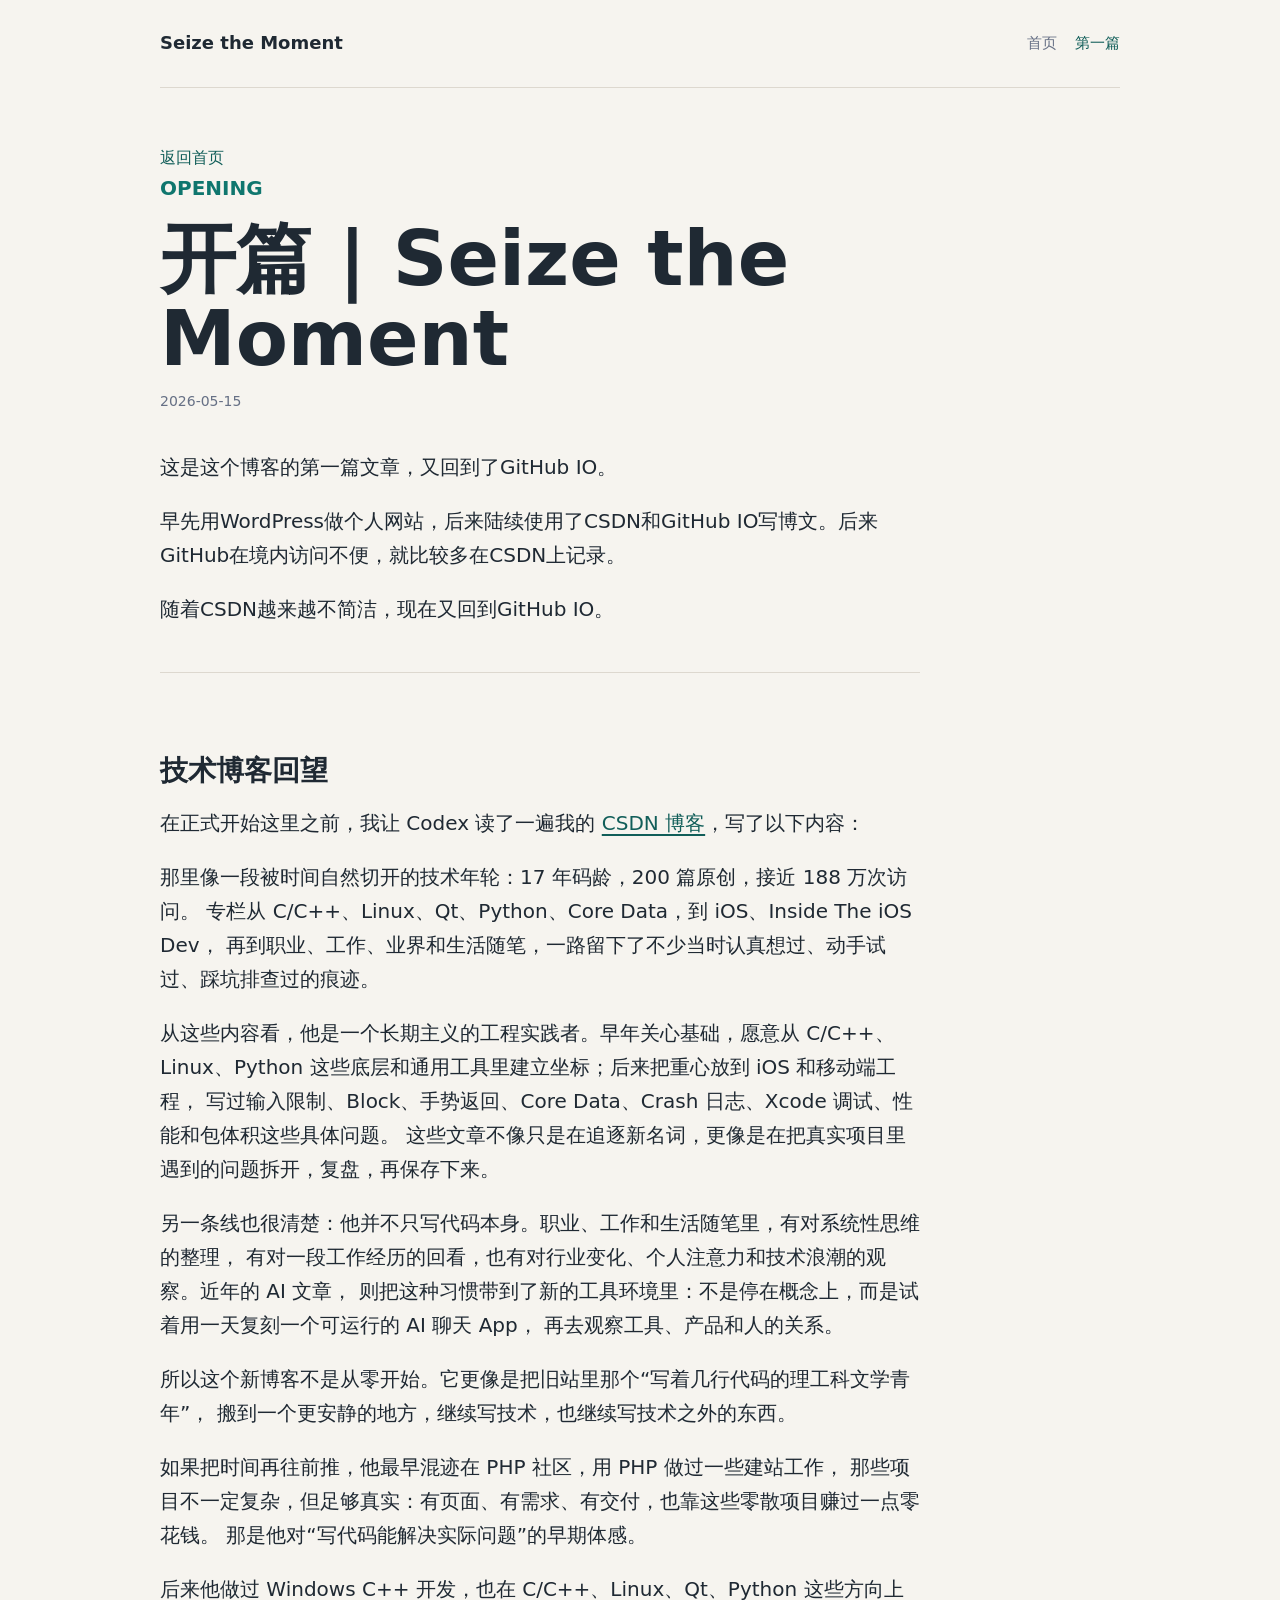
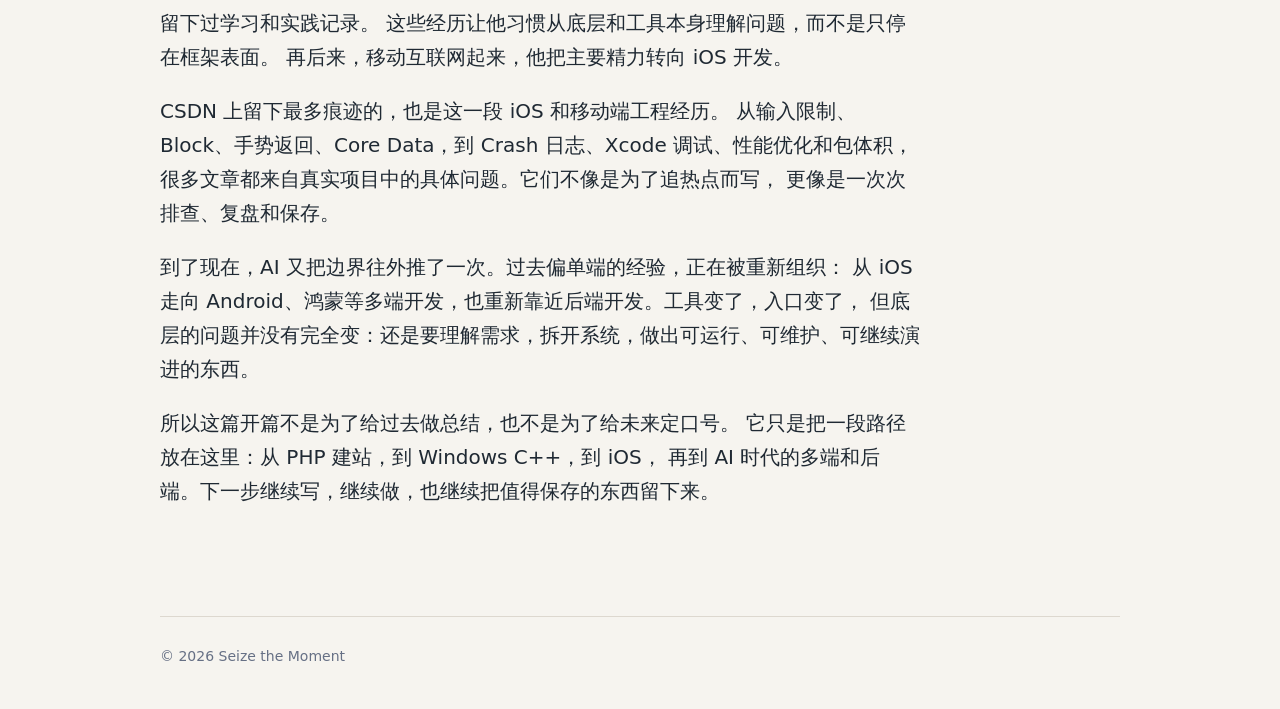
<file: posts/hello-world.html>
<!doctype html>
<html lang="zh-CN">
  <head>
    <meta charset="utf-8">
    <meta name="viewport" content="width=device-width, initial-scale=1">
    <title>开篇 | Seize the Moment</title>
    <meta name="description" content="Seize the Moment 博客的开篇文章。">
    <link rel="stylesheet" href="/styles.css">
  </head>
  <body>
    <header class="site-header">
      <a class="brand" href="/">Seize the Moment</a>
      <nav class="nav" aria-label="主导航">
        <a href="/">首页</a>
        <a href="/posts/hello-world.html" aria-current="page">第一篇</a>
      </nav>
    </header>

    <main>
      <article class="post">
        <header class="post-header">
          <a class="back-link" href="/">返回首页</a>
          <p class="eyebrow">Opening</p>
          <h1>开篇 | Seize the Moment</h1>
          <time datetime="2026-05-15">2026-05-15</time>
        </header>

        <p>
          这是这个博客的第一篇文章，又回到了GitHub IO。
        </p>
        <p>早先用WordPress做个人网站，后来陆续使用了CSDN和GitHub IO写博文。后来GitHub在境内访问不便，就比较多在CSDN上记录。</p>
        <p>随着CSDN越来越不简洁，现在又回到GitHub IO。</p>

        <section class="post-section">
          <h2>技术博客回望</h2>
          <p>
            在正式开始这里之前，我让 Codex 读了一遍我的
            <a href="https://blog.csdn.net/jasonblog">CSDN 博客</a>，写了以下内容：
          </p>
          <p>
            那里像一段被时间自然切开的技术年轮：17 年码龄，200 篇原创，接近 188 万次访问。
            专栏从 C/C++、Linux、Qt、Python、Core Data，到 iOS、Inside The iOS Dev，
            再到职业、工作、业界和生活随笔，一路留下了不少当时认真想过、动手试过、踩坑排查过的痕迹。
          </p>
          <p>
            从这些内容看，他是一个长期主义的工程实践者。早年关心基础，愿意从 C/C++、
            Linux、Python 这些底层和通用工具里建立坐标；后来把重心放到 iOS 和移动端工程，
            写过输入限制、Block、手势返回、Core Data、Crash 日志、Xcode 调试、性能和包体积这些具体问题。
            这些文章不像只是在追逐新名词，更像是在把真实项目里遇到的问题拆开，复盘，再保存下来。
          </p>
          <p>
            另一条线也很清楚：他并不只写代码本身。职业、工作和生活随笔里，有对系统性思维的整理，
            有对一段工作经历的回看，也有对行业变化、个人注意力和技术浪潮的观察。近年的 AI 文章，
            则把这种习惯带到了新的工具环境里：不是停在概念上，而是试着用一天复刻一个可运行的 AI 聊天 App，
            再去观察工具、产品和人的关系。
          </p>
          <p>
            所以这个新博客不是从零开始。它更像是把旧站里那个“写着几行代码的理工科文学青年”，
            搬到一个更安静的地方，继续写技术，也继续写技术之外的东西。
          </p>
          <p>
            如果把时间再往前推，他最早混迹在 PHP 社区，用 PHP 做过一些建站工作，
            那些项目不一定复杂，但足够真实：有页面、有需求、有交付，也靠这些零散项目赚过一点零花钱。
            那是他对“写代码能解决实际问题”的早期体感。
          </p>
          <p>
            后来他做过 Windows C++ 开发，也在 C/C++、Linux、Qt、Python 这些方向上留下过学习和实践记录。
            这些经历让他习惯从底层和工具本身理解问题，而不是只停在框架表面。
            再后来，移动互联网起来，他把主要精力转向 iOS 开发。
          </p>
          <p>
            CSDN 上留下最多痕迹的，也是这一段 iOS 和移动端工程经历。
            从输入限制、Block、手势返回、Core Data，到 Crash 日志、Xcode 调试、性能优化和包体积，
            很多文章都来自真实项目中的具体问题。它们不像是为了追热点而写，
            更像是一次次排查、复盘和保存。
          </p>
          <p>
            到了现在，AI 又把边界往外推了一次。过去偏单端的经验，正在被重新组织：
            从 iOS 走向 Android、鸿蒙等多端开发，也重新靠近后端开发。工具变了，入口变了，
            但底层的问题并没有完全变：还是要理解需求，拆开系统，做出可运行、可维护、可继续演进的东西。
          </p>
          <p>
            所以这篇开篇不是为了给过去做总结，也不是为了给未来定口号。
            它只是把一段路径放在这里：从 PHP 建站，到 Windows C++，到 iOS，
            再到 AI 时代的多端和后端。下一步继续写，继续做，也继续把值得保存的东西留下来。
          </p>
        </section>

      </article>
    </main>

    <footer class="site-footer">
      <p>© 2026 Seize the Moment</p>
    </footer>
  </body>
</html>
</file>
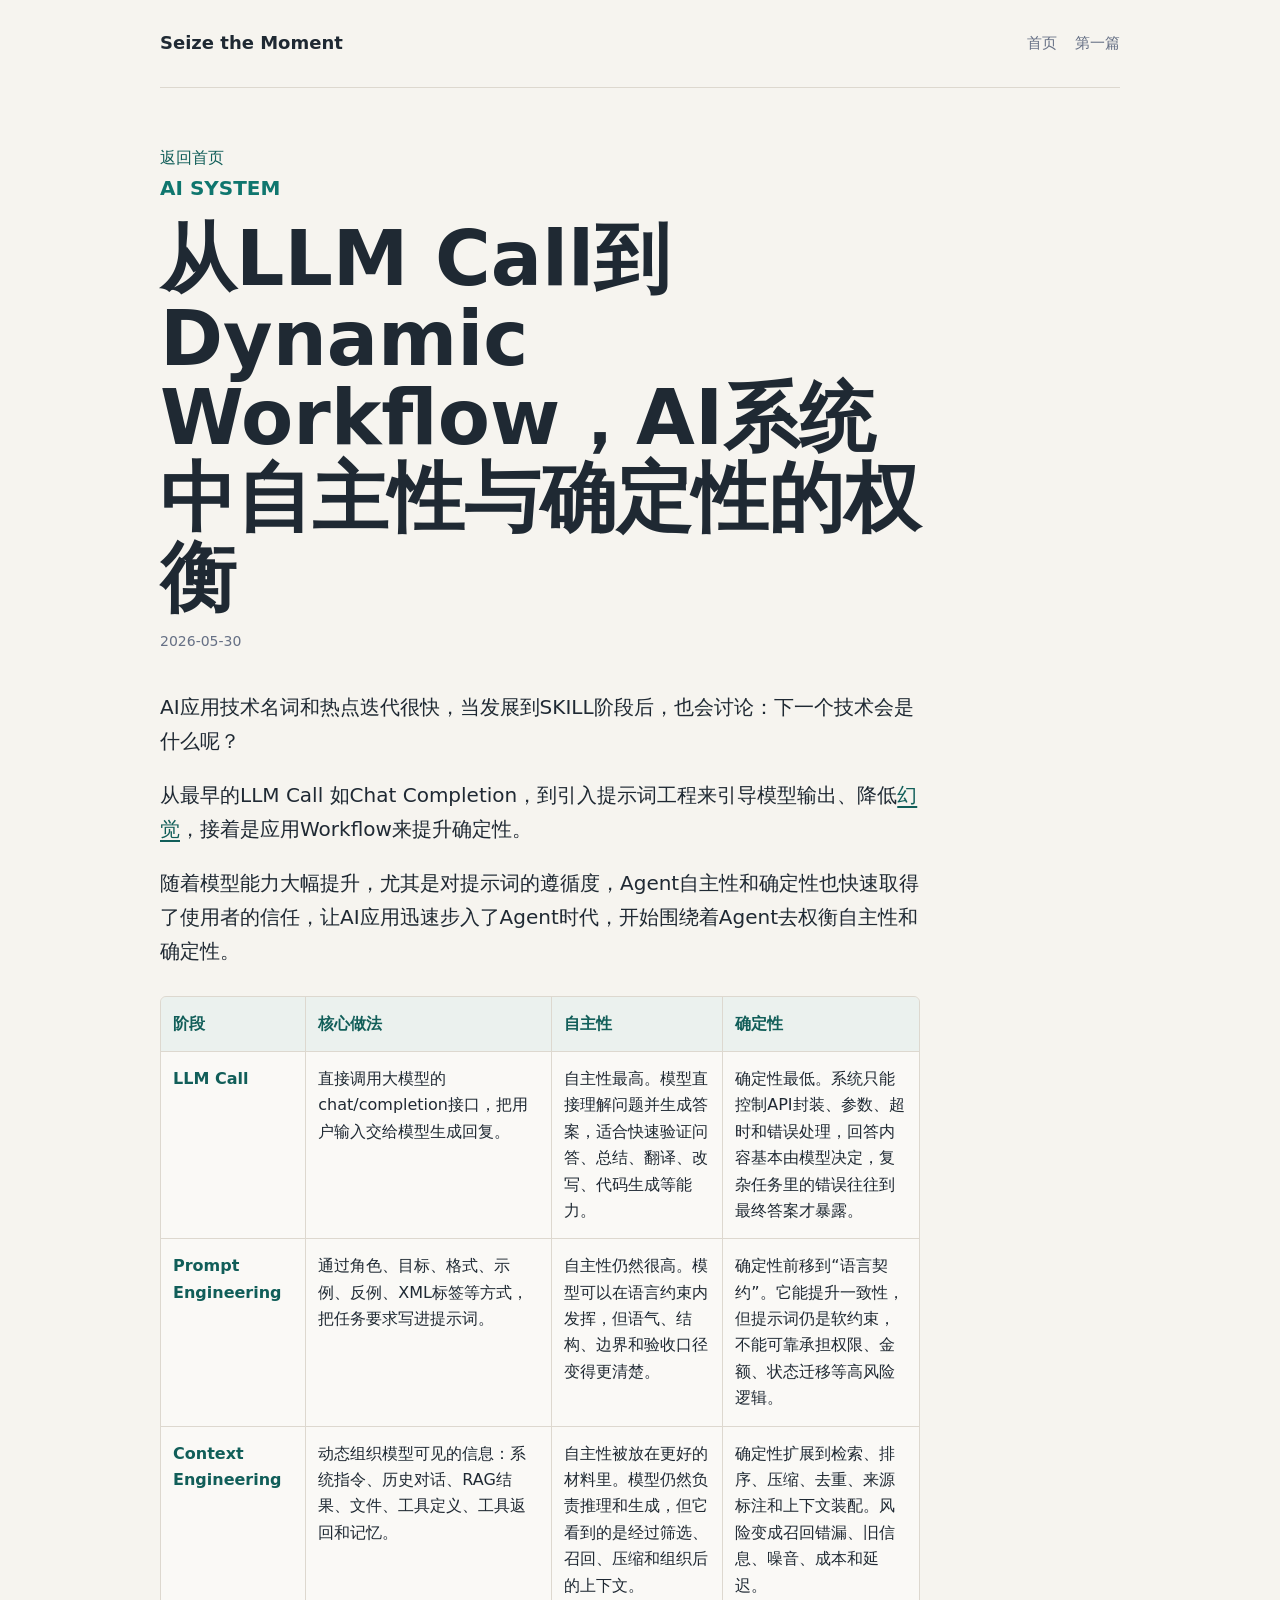
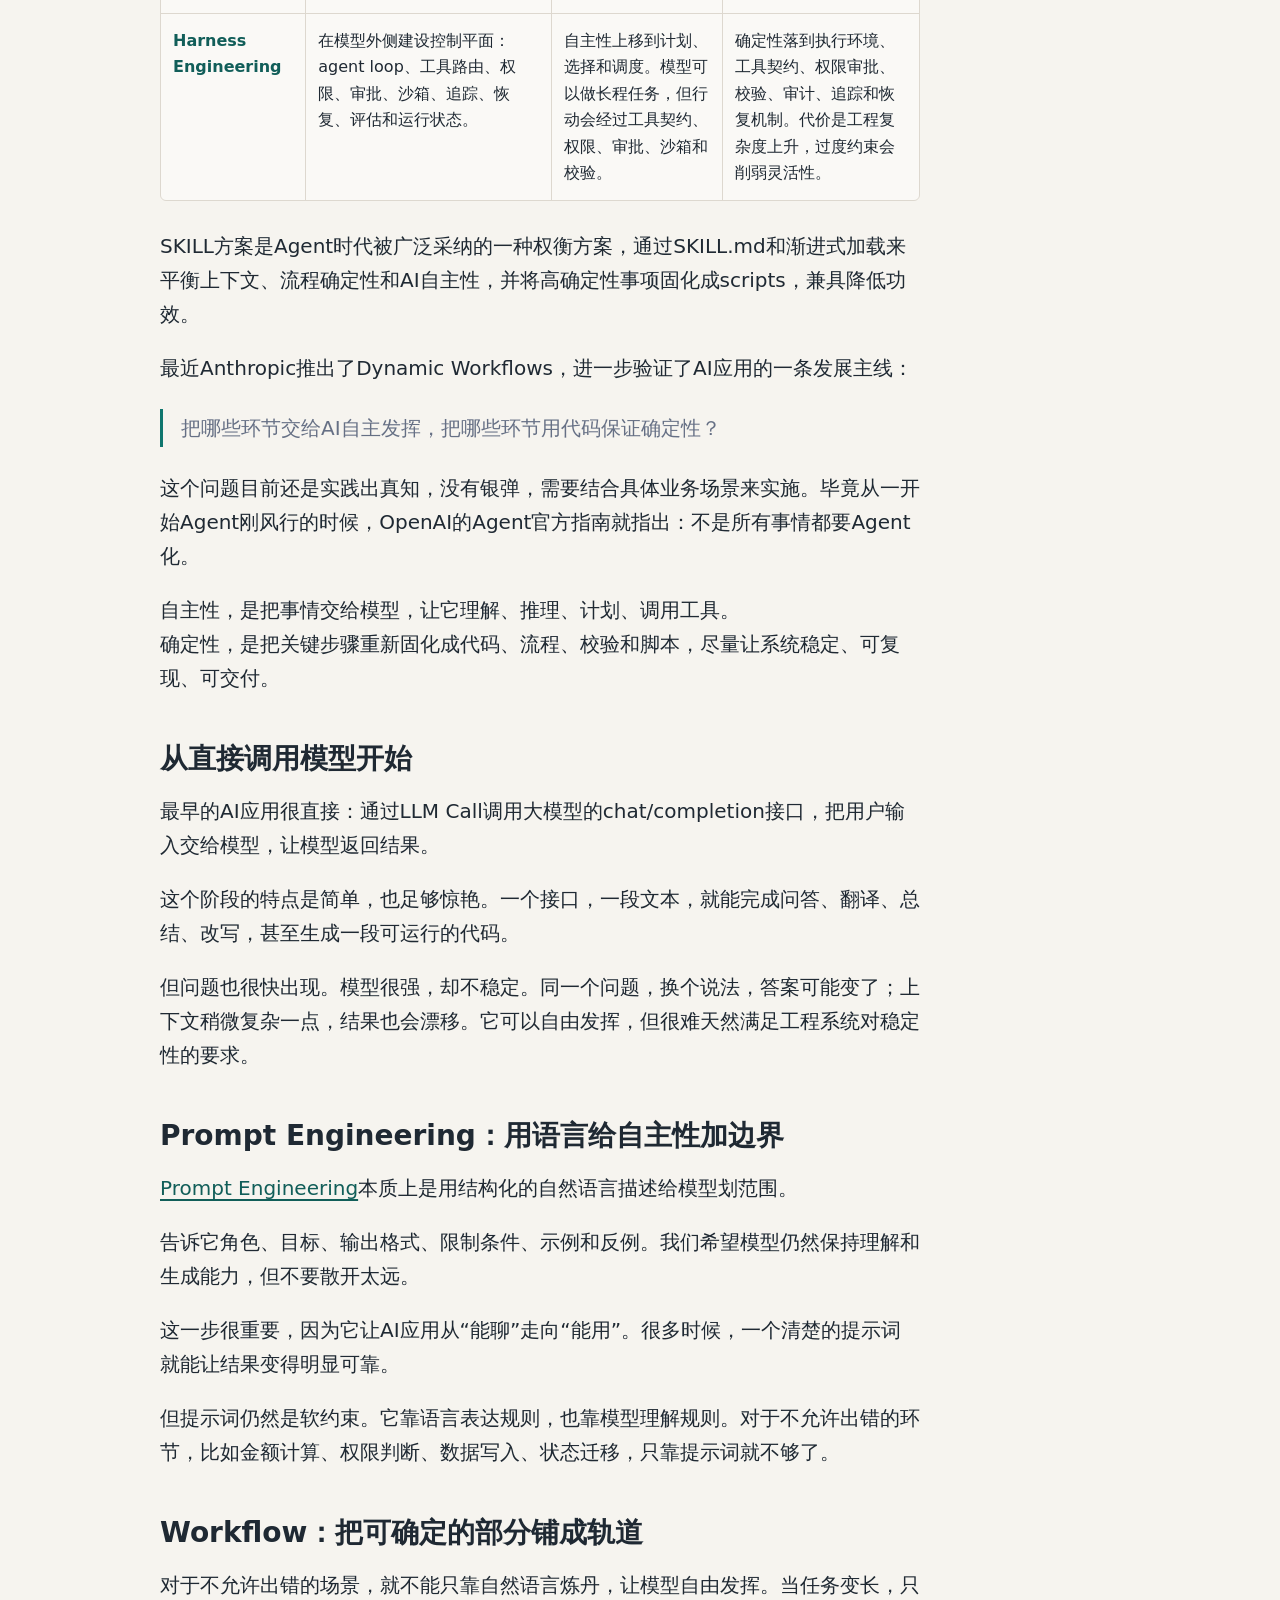
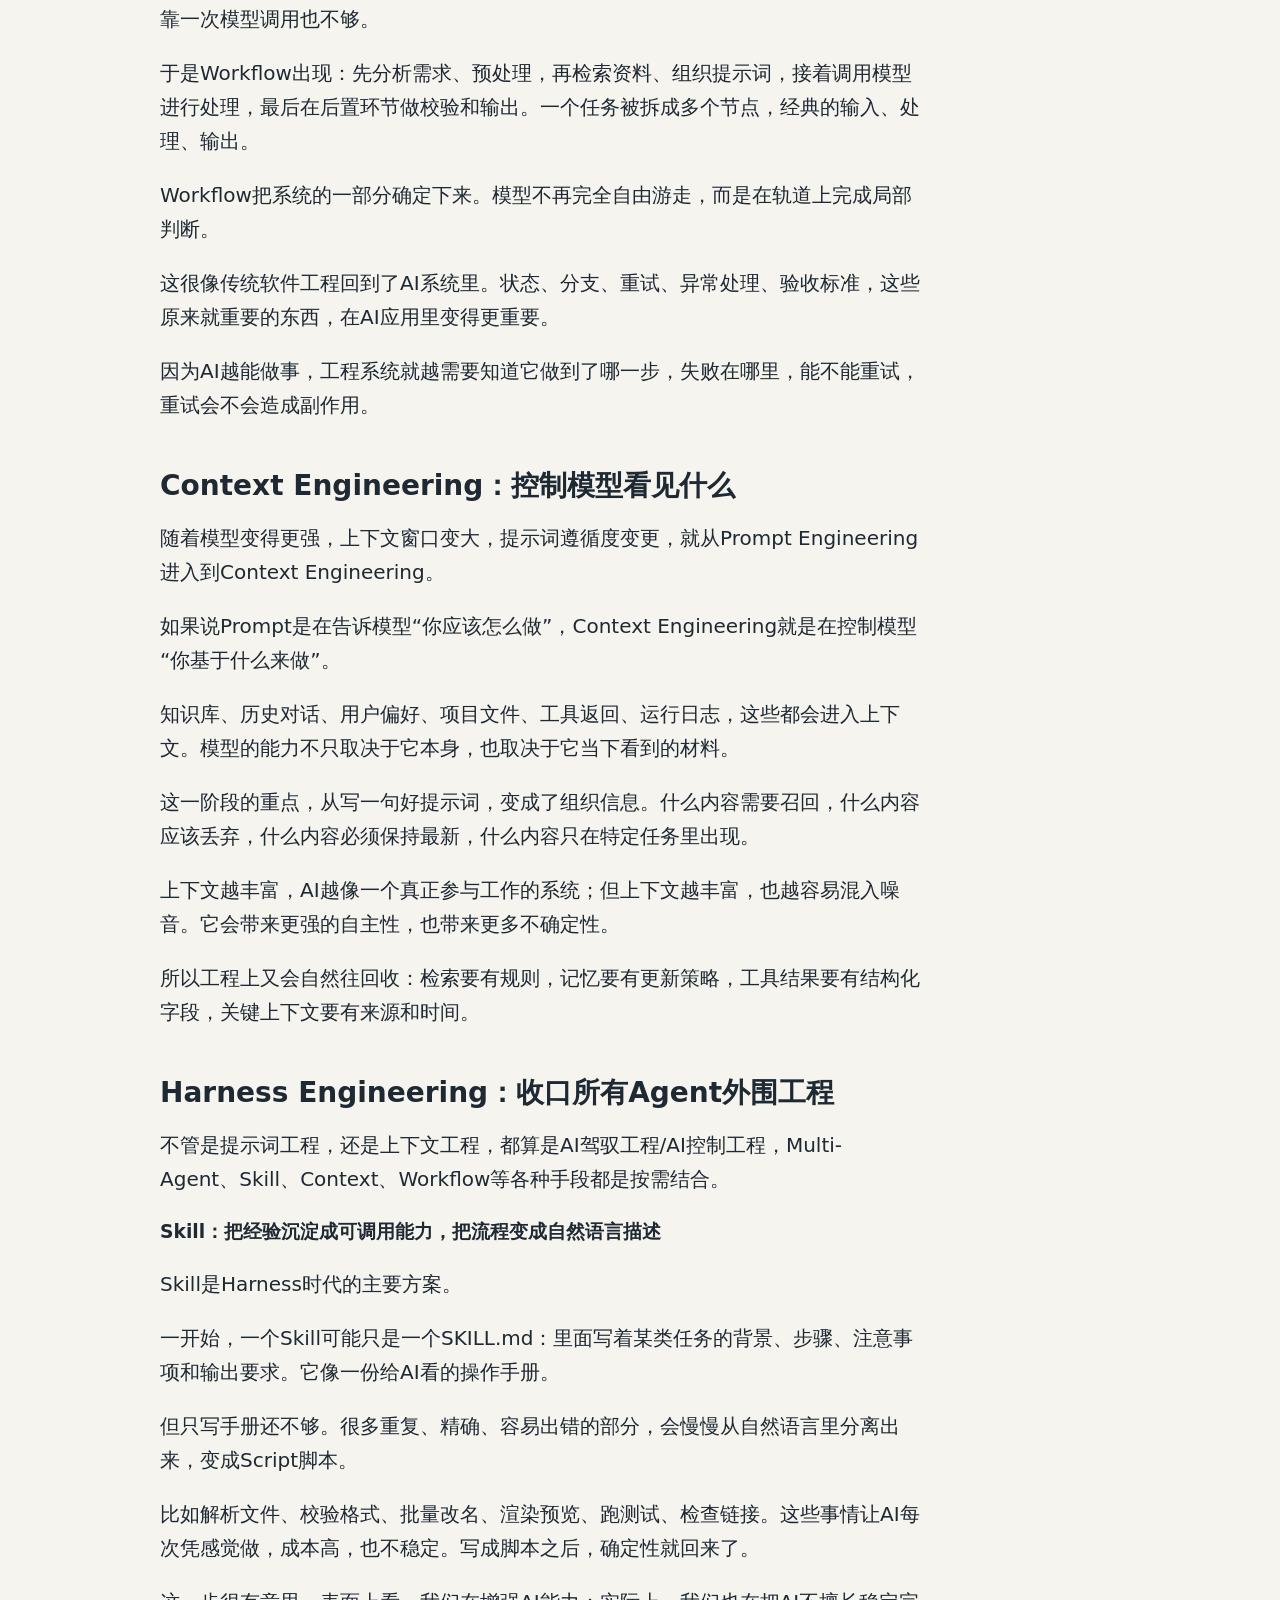
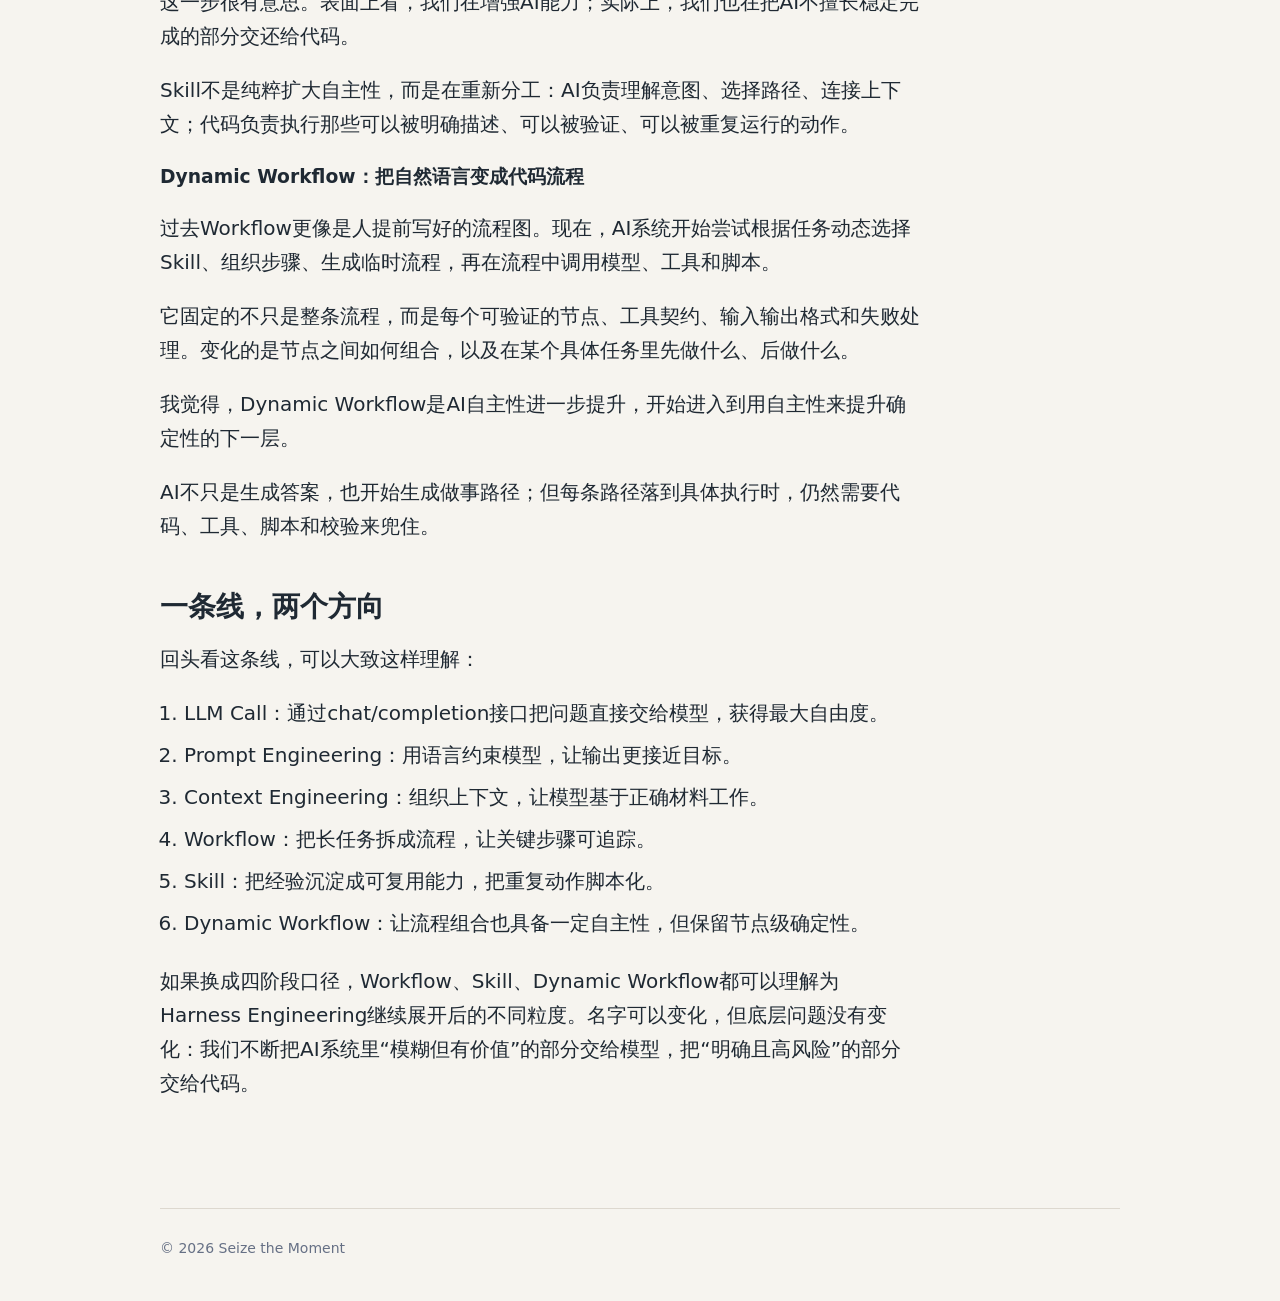
<file: posts/llm-call-dynamic-workflow.html>
<!doctype html>
<html lang="zh-CN">
  <head>
    <meta charset="utf-8">
    <meta name="viewport" content="width=device-width, initial-scale=1">
    <title>从LLM Call到Dynamic Workflow，AI系统中自主性与确定性的权衡 | Seize the Moment</title>
    <meta name="description" content="AI应用的发展，反复围绕同一个工程问题展开：哪些环节应该用代码保证确定性，哪些环节应该交给AI发挥自主性。">
    <link rel="stylesheet" href="/styles.css">
  </head>
  <body>
    <header class="site-header">
      <a class="brand" href="/">Seize the Moment</a>
      <nav class="nav" aria-label="主导航">
        <a href="/">首页</a>
        <a href="/posts/hello-world.html">第一篇</a>
      </nav>
    </header>

    <main>
      <article class="post">
        <header class="post-header">
          <a class="back-link" href="/">返回首页</a>
          <p class="eyebrow">AI System</p>
          <h1>从LLM Call到Dynamic Workflow，AI系统中自主性与确定性的权衡</h1>
          <time datetime="2026-05-30">2026-05-30</time>
        </header>

        <p>AI应用技术名词和热点迭代很快，当发展到SKILL阶段后，也会讨论：下一个技术会是什么呢？</p>
        <p>从最早的LLM Call 如Chat Completion，到引入提示词工程来引导模型输出、降低<a href="https://openai.com/zh-Hans-CN/index/why-language-models-hallucinate/">幻觉</a>，接着是应用Workflow来提升确定性。</p>
        <p>随着模型能力大幅提升，尤其是对提示词的遵循度，Agent自主性和确定性也快速取得了使用者的信任，让AI应用迅速步入了Agent时代，开始围绕着Agent去权衡自主性和确定性。</p>

<div class="post-table-wrap">
          <table>
            <thead>
              <tr>
                <th>阶段</th>
                <th>核心做法</th>
                <th>自主性</th>
                <th>确定性</th>
              </tr>
            </thead>
            <tbody>
              <tr>
                <td>LLM Call</td>
                <td>直接调用大模型的chat/completion接口，把用户输入交给模型生成回复。</td>
                <td>自主性最高。模型直接理解问题并生成答案，适合快速验证问答、总结、翻译、改写、代码生成等能力。</td>
                <td>确定性最低。系统只能控制API封装、参数、超时和错误处理，回答内容基本由模型决定，复杂任务里的错误往往到最终答案才暴露。</td>
              </tr>
              <tr>
                <td>Prompt Engineering</td>
                <td>通过角色、目标、格式、示例、反例、XML标签等方式，把任务要求写进提示词。</td>
                <td>自主性仍然很高。模型可以在语言约束内发挥，但语气、结构、边界和验收口径变得更清楚。</td>
                <td>确定性前移到“语言契约”。它能提升一致性，但提示词仍是软约束，不能可靠承担权限、金额、状态迁移等高风险逻辑。</td>
              </tr>
              <tr>
                <td>Context Engineering</td>
                <td>动态组织模型可见的信息：系统指令、历史对话、RAG结果、文件、工具定义、工具返回和记忆。</td>
                <td>自主性被放在更好的材料里。模型仍然负责推理和生成，但它看到的是经过筛选、召回、压缩和组织后的上下文。</td>
                <td>确定性扩展到检索、排序、压缩、去重、来源标注和上下文装配。风险变成召回错漏、旧信息、噪音、成本和延迟。</td>
              </tr>
              <tr>
                <td>Harness Engineering</td>
                <td>在模型外侧建设控制平面：agent loop、工具路由、权限、审批、沙箱、追踪、恢复、评估和运行状态。</td>
                <td>自主性上移到计划、选择和调度。模型可以做长程任务，但行动会经过工具契约、权限、审批、沙箱和校验。</td>
                <td>确定性落到执行环境、工具契约、权限审批、校验、审计、追踪和恢复机制。代价是工程复杂度上升，过度约束会削弱灵活性。</td>
              </tr>
            </tbody>
          </table>
        </div>

        <p>SKILL方案是Agent时代被广泛采纳的一种权衡方案，通过SKILL.md和渐进式加载来平衡上下文、流程确定性和AI自主性，并将高确定性事项固化成scripts，兼具降低功效。</p>

        <p>最近Anthropic推出了Dynamic Workflows，进一步验证了AI应用的一条发展主线：</p>

        <blockquote>
          <p>把哪些环节交给AI自主发挥，把哪些环节用代码保证确定性？</p>
        </blockquote>

        <p>这个问题目前还是实践出真知，没有银弹，需要结合具体业务场景来实施。毕竟从一开始Agent刚风行的时候，OpenAI的Agent官方指南就指出：不是所有事情都要Agent化。</p>

        <p>自主性，是把事情交给模型，让它理解、推理、计划、调用工具。<br/>确定性，是把关键步骤重新固化成代码、流程、校验和脚本，尽量让系统稳定、可复现、可交付。</p>
        
        <h2>从直接调用模型开始</h2>

        <p>最早的AI应用很直接：通过LLM Call调用大模型的chat/completion接口，把用户输入交给模型，让模型返回结果。</p>

        <p>这个阶段的特点是简单，也足够惊艳。一个接口，一段文本，就能完成问答、翻译、总结、改写，甚至生成一段可运行的代码。</p>

        <p>但问题也很快出现。模型很强，却不稳定。同一个问题，换个说法，答案可能变了；上下文稍微复杂一点，结果也会漂移。它可以自由发挥，但很难天然满足工程系统对稳定性的要求。</p>

        <h2>Prompt Engineering：用语言给自主性加边界</h2>

        <p><a href="https://developers.openai.com/api/docs/guides/prompt-engineering">Prompt Engineering</a>本质上是用结构化的自然语言描述给模型划范围。</p>

        <p>告诉它角色、目标、输出格式、限制条件、示例和反例。我们希望模型仍然保持理解和生成能力，但不要散开太远。</p>

        <p>这一步很重要，因为它让AI应用从“能聊”走向“能用”。很多时候，一个清楚的提示词就能让结果变得明显可靠。</p>

        <p>但提示词仍然是软约束。它靠语言表达规则，也靠模型理解规则。对于不允许出错的环节，比如金额计算、权限判断、数据写入、状态迁移，只靠提示词就不够了。</p>

        <h2>Workflow：把可确定的部分铺成轨道</h2>

        <p>对于不允许出错的场景，就不能只靠自然语言炼丹，让模型自由发挥。当任务变长，只靠一次模型调用也不够。</p>

        <p>于是Workflow出现：先分析需求、预处理，再检索资料、组织提示词，接着调用模型进行处理，最后在后置环节做校验和输出。一个任务被拆成多个节点，经典的输入、处理、输出。</p>

        <p>Workflow把系统的一部分确定下来。模型不再完全自由游走，而是在轨道上完成局部判断。</p>

        <p>这很像传统软件工程回到了AI系统里。状态、分支、重试、异常处理、验收标准，这些原来就重要的东西，在AI应用里变得更重要。</p>

        <p>因为AI越能做事，工程系统就越需要知道它做到了哪一步，失败在哪里，能不能重试，重试会不会造成副作用。</p>

        <h2>Context Engineering：控制模型看见什么</h2>

        <p>随着模型变得更强，上下文窗口变大，提示词遵循度变更，就从Prompt Engineering进入到Context Engineering。</p>

        <p>如果说Prompt是在告诉模型“你应该怎么做”，Context Engineering就是在控制模型“你基于什么来做”。</p>

        <p>知识库、历史对话、用户偏好、项目文件、工具返回、运行日志，这些都会进入上下文。模型的能力不只取决于它本身，也取决于它当下看到的材料。</p>

        <p>这一阶段的重点，从写一句好提示词，变成了组织信息。什么内容需要召回，什么内容应该丢弃，什么内容必须保持最新，什么内容只在特定任务里出现。</p>

        <p>上下文越丰富，AI越像一个真正参与工作的系统；但上下文越丰富，也越容易混入噪音。它会带来更强的自主性，也带来更多不确定性。</p>

        <p>所以工程上又会自然往回收：检索要有规则，记忆要有更新策略，工具结果要有结构化字段，关键上下文要有来源和时间。</p>

        <h2>Harness Engineering：收口所有Agent外围工程</h2>

        <p>不管是提示词工程，还是上下文工程，都算是AI驾驭工程/AI控制工程，Multi-Agent、Skill、Context、Workflow等各种手段都是按需结合。</p>

        <h3>Skill：把经验沉淀成可调用能力，把流程变成自然语言描述</h3>

        <p>Skill是Harness时代的主要方案。</p>

        <p>一开始，一个Skill可能只是一个SKILL.md：里面写着某类任务的背景、步骤、注意事项和输出要求。它像一份给AI看的操作手册。</p>

        <p>但只写手册还不够。很多重复、精确、容易出错的部分，会慢慢从自然语言里分离出来，变成Script脚本。</p>

        <p>比如解析文件、校验格式、批量改名、渲染预览、跑测试、检查链接。这些事情让AI每次凭感觉做，成本高，也不稳定。写成脚本之后，确定性就回来了。</p>

        <p>这一步很有意思。表面上看，我们在增强AI能力；实际上，我们也在把AI不擅长稳定完成的部分交还给代码。</p>

        <p>Skill不是纯粹扩大自主性，而是在重新分工：AI负责理解意图、选择路径、连接上下文；代码负责执行那些可以被明确描述、可以被验证、可以被重复运行的动作。</p>

        <h3>Dynamic Workflow：把自然语言变成代码流程</h3>

        <p>过去Workflow更像是人提前写好的流程图。现在，AI系统开始尝试根据任务动态选择Skill、组织步骤、生成临时流程，再在流程中调用模型、工具和脚本。</p>

        <p>它固定的不只是整条流程，而是每个可验证的节点、工具契约、输入输出格式和失败处理。变化的是节点之间如何组合，以及在某个具体任务里先做什么、后做什么。</p>

        <p>我觉得，Dynamic Workflow是AI自主性进一步提升，开始进入到用自主性来提升确定性的下一层。</p>

        <p>AI不只是生成答案，也开始生成做事路径；但每条路径落到具体执行时，仍然需要代码、工具、脚本和校验来兜住。</p>

        <h2>一条线，两个方向</h2>

        <p>回头看这条线，可以大致这样理解：</p>

        <ol>
          <li>LLM Call：通过chat/completion接口把问题直接交给模型，获得最大自由度。</li>
          <li>Prompt Engineering：用语言约束模型，让输出更接近目标。</li>
          <li>Context Engineering：组织上下文，让模型基于正确材料工作。</li>
          <li>Workflow：把长任务拆成流程，让关键步骤可追踪。</li>
          <li>Skill：把经验沉淀成可复用能力，把重复动作脚本化。</li>
          <li>Dynamic Workflow：让流程组合也具备一定自主性，但保留节点级确定性。</li>
        </ol>

        <p>如果换成四阶段口径，Workflow、Skill、Dynamic Workflow都可以理解为Harness Engineering继续展开后的不同粒度。名字可以变化，但底层问题没有变化：我们不断把AI系统里“模糊但有价值”的部分交给模型，把“明确且高风险”的部分交给代码。</p>

      </article>
    </main>

    <footer class="site-footer">
      <p>© 2026 Seize the Moment</p>
    </footer>
  </body>
</html>
</file>
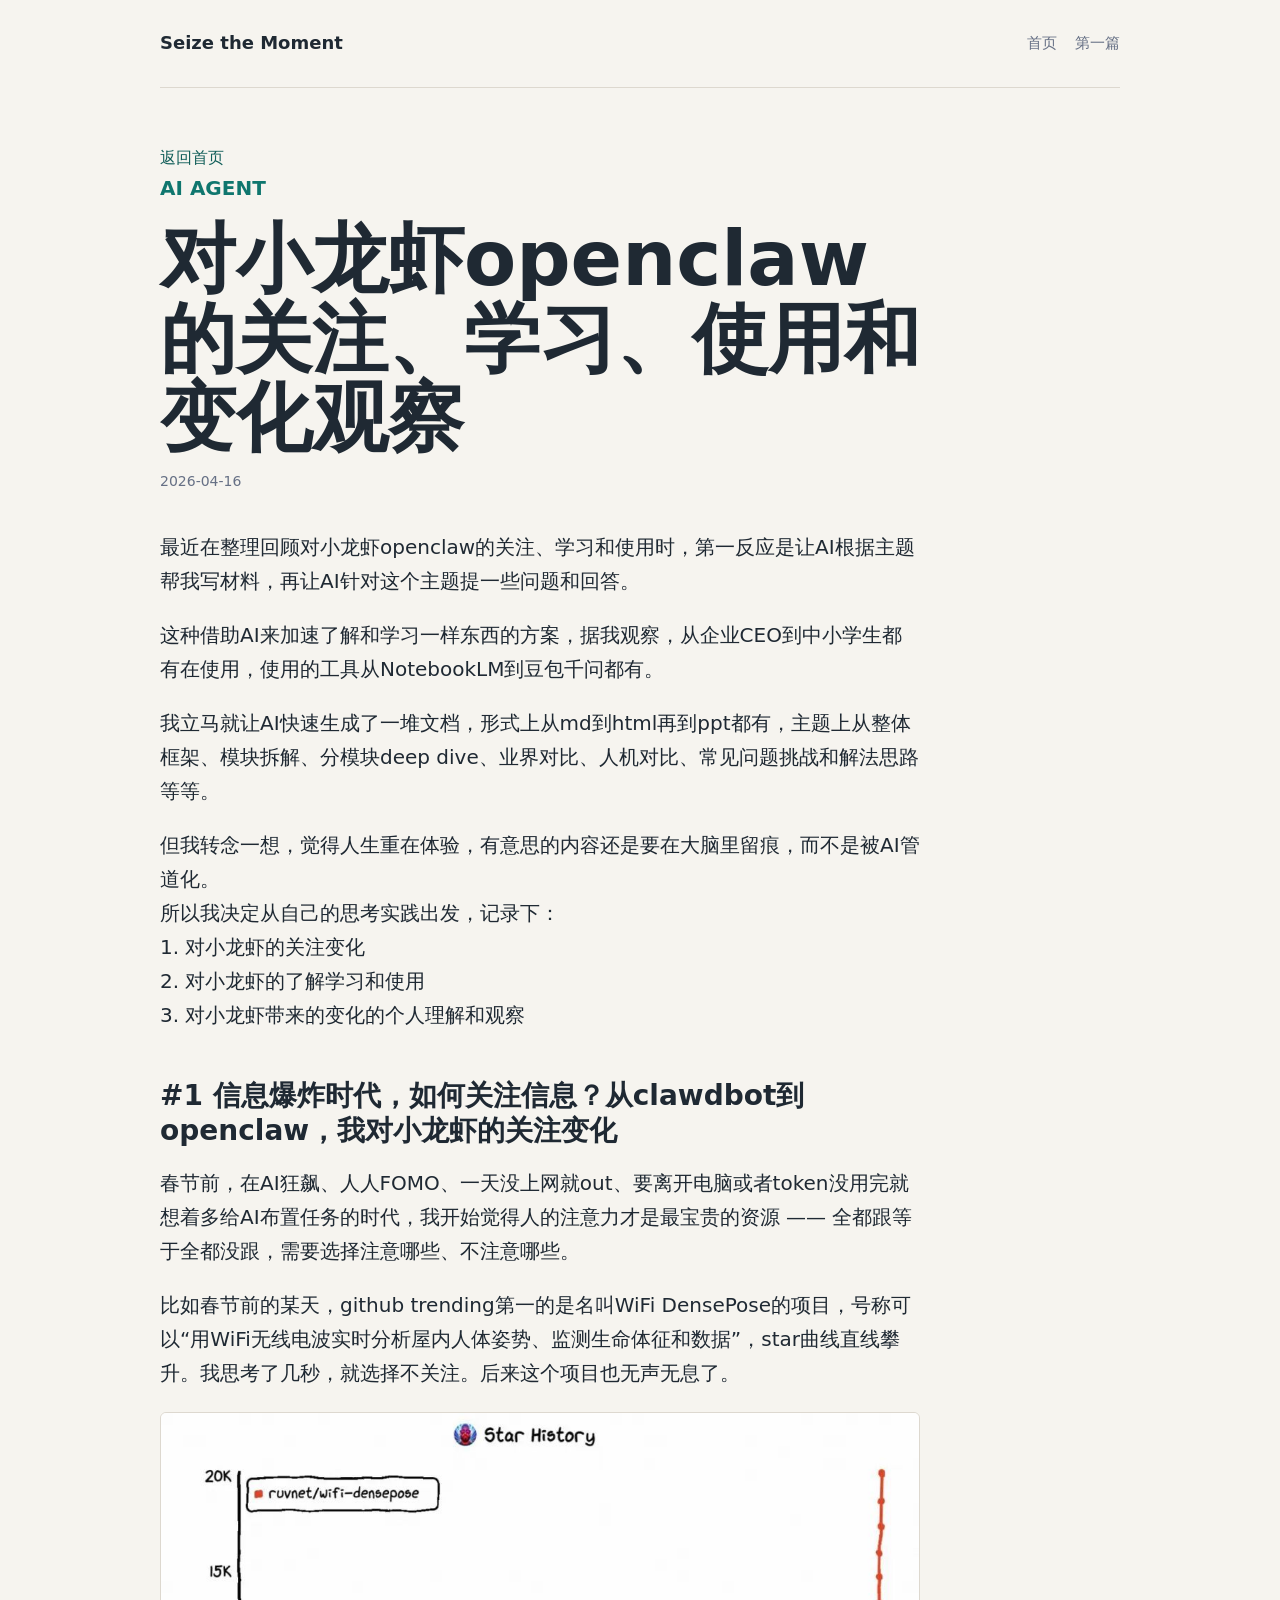
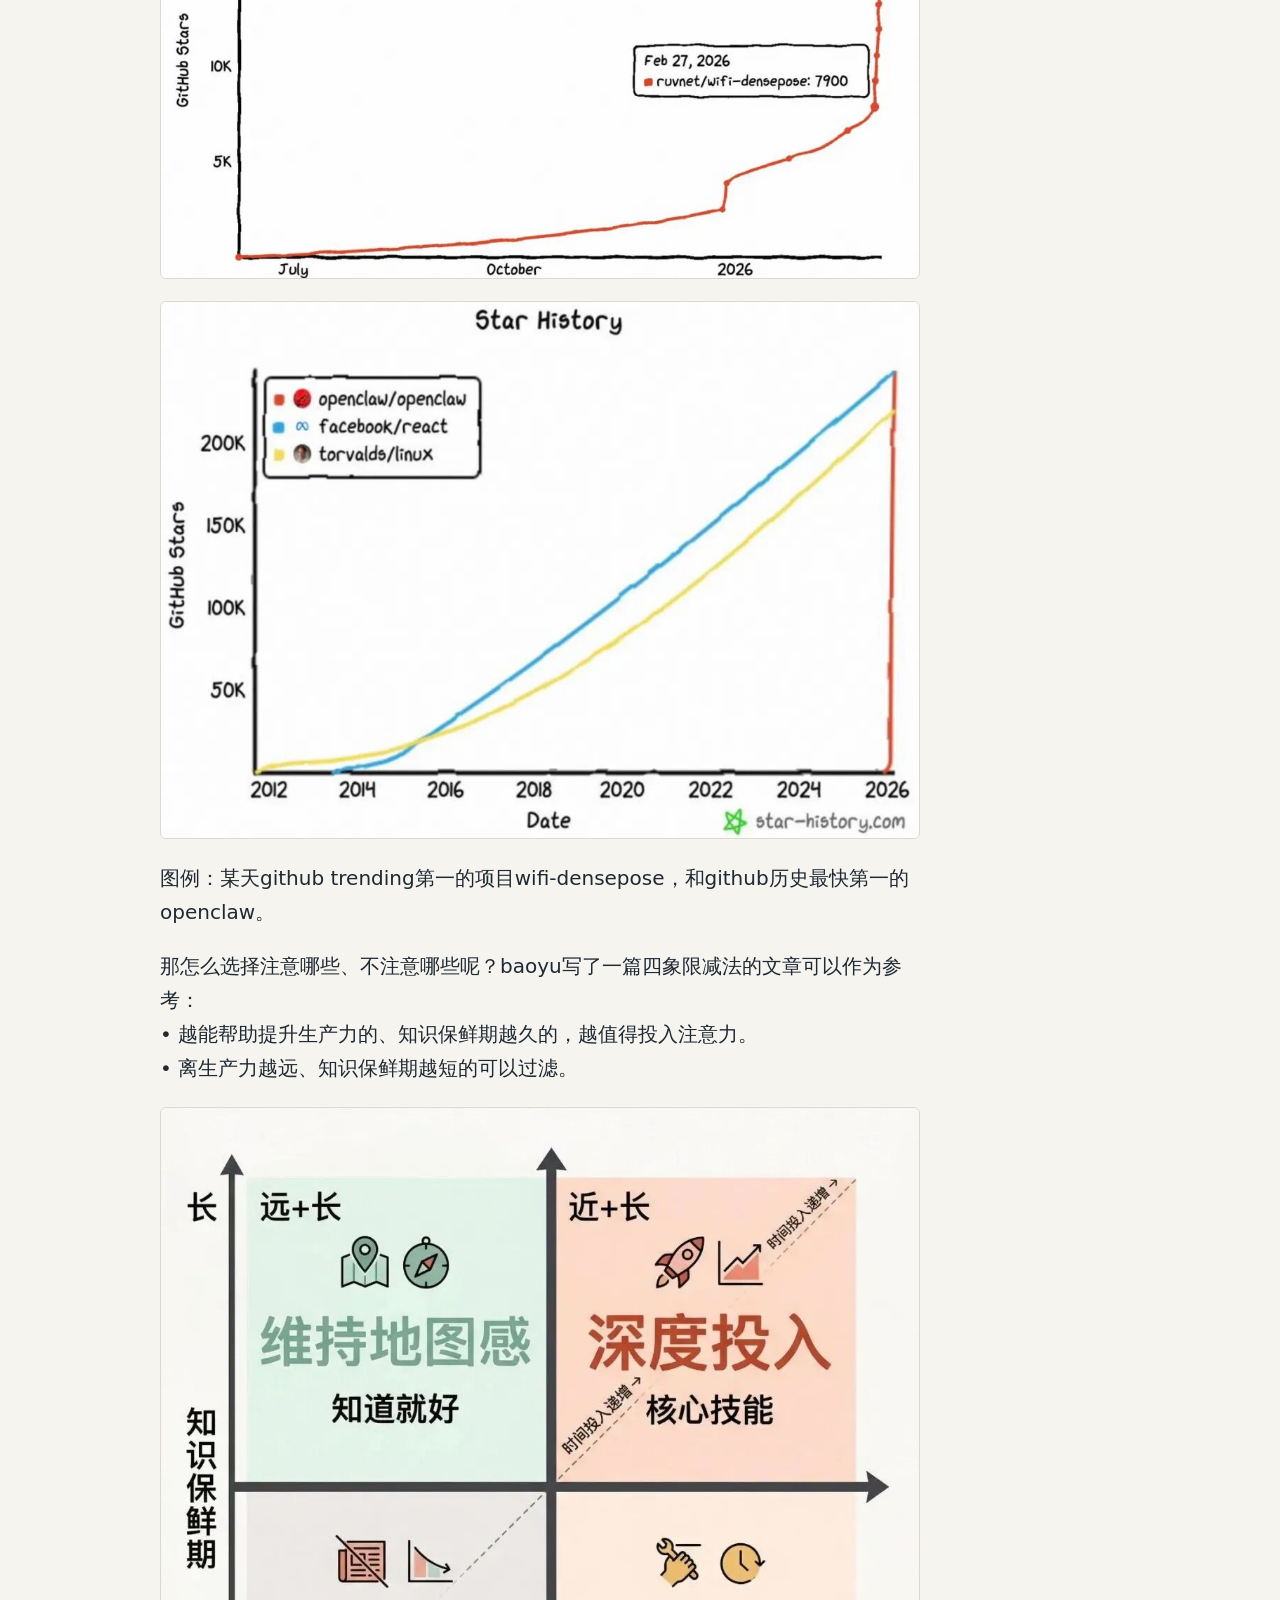
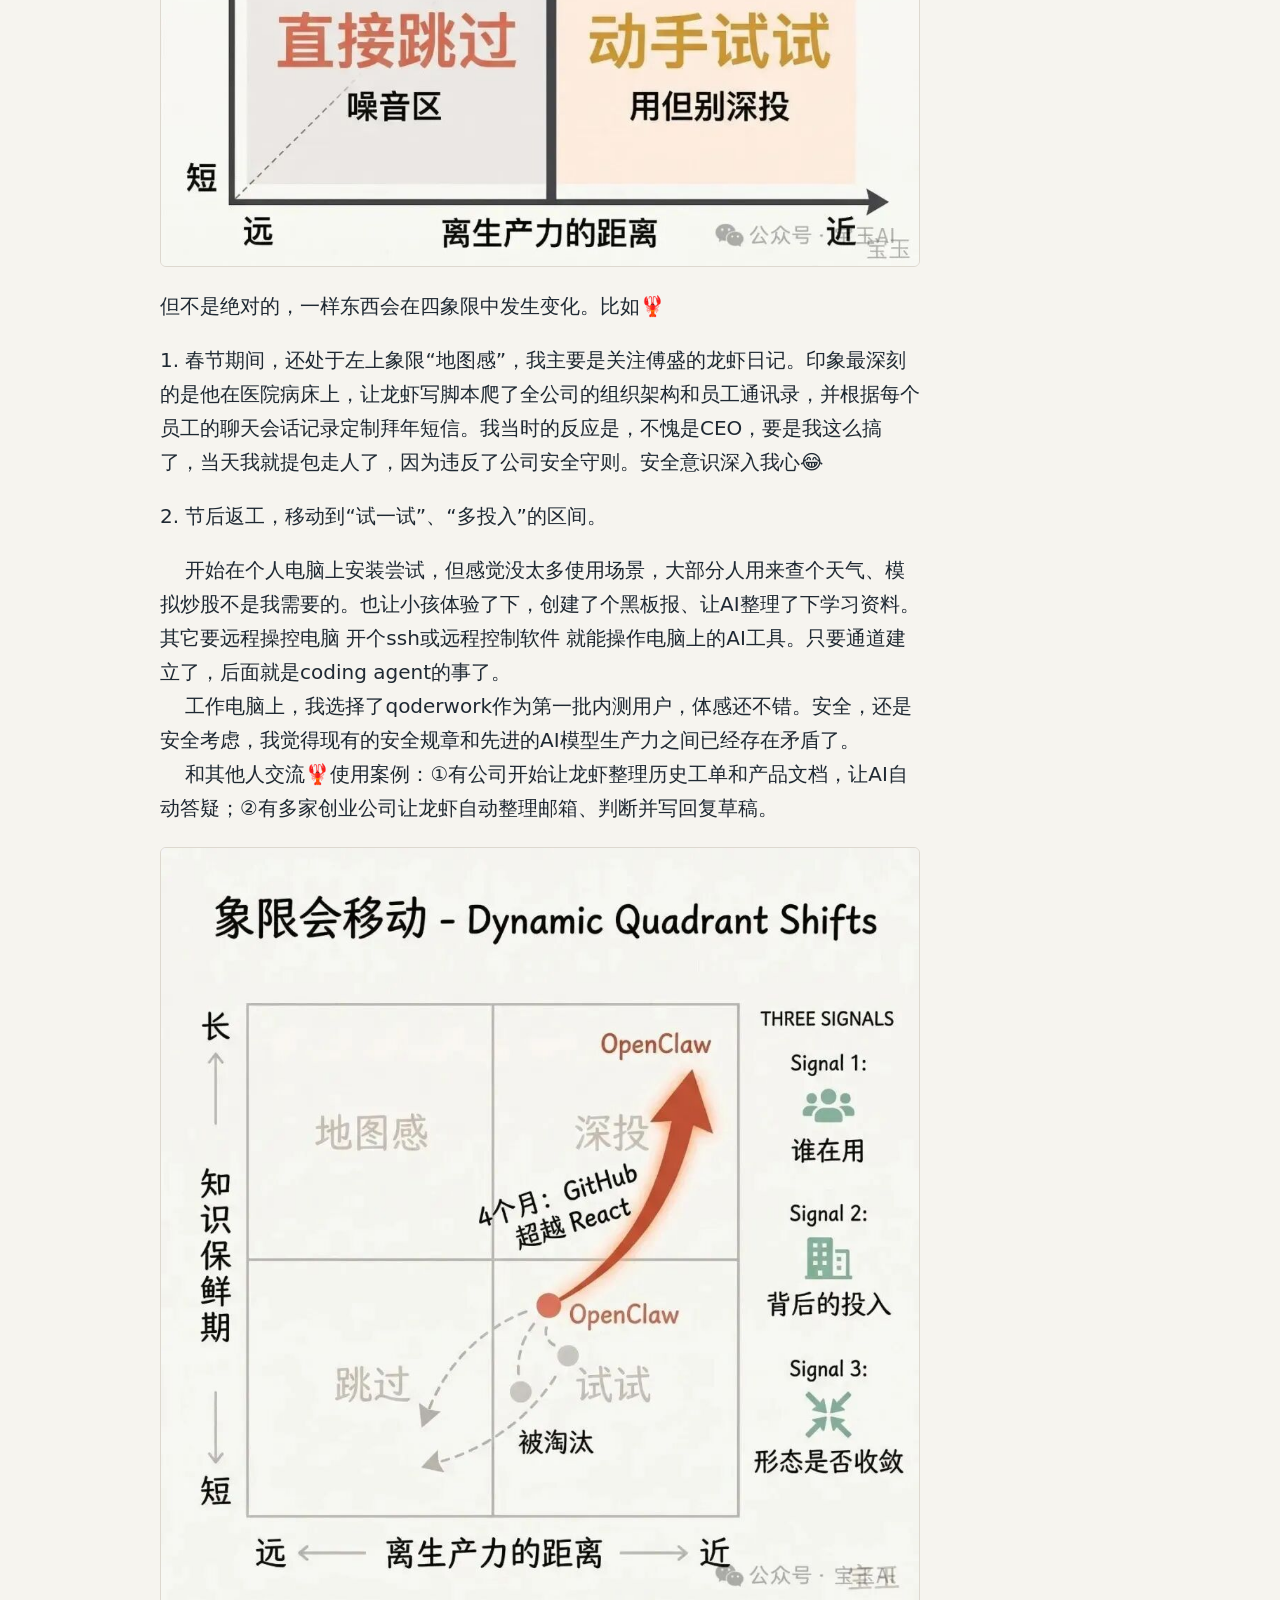
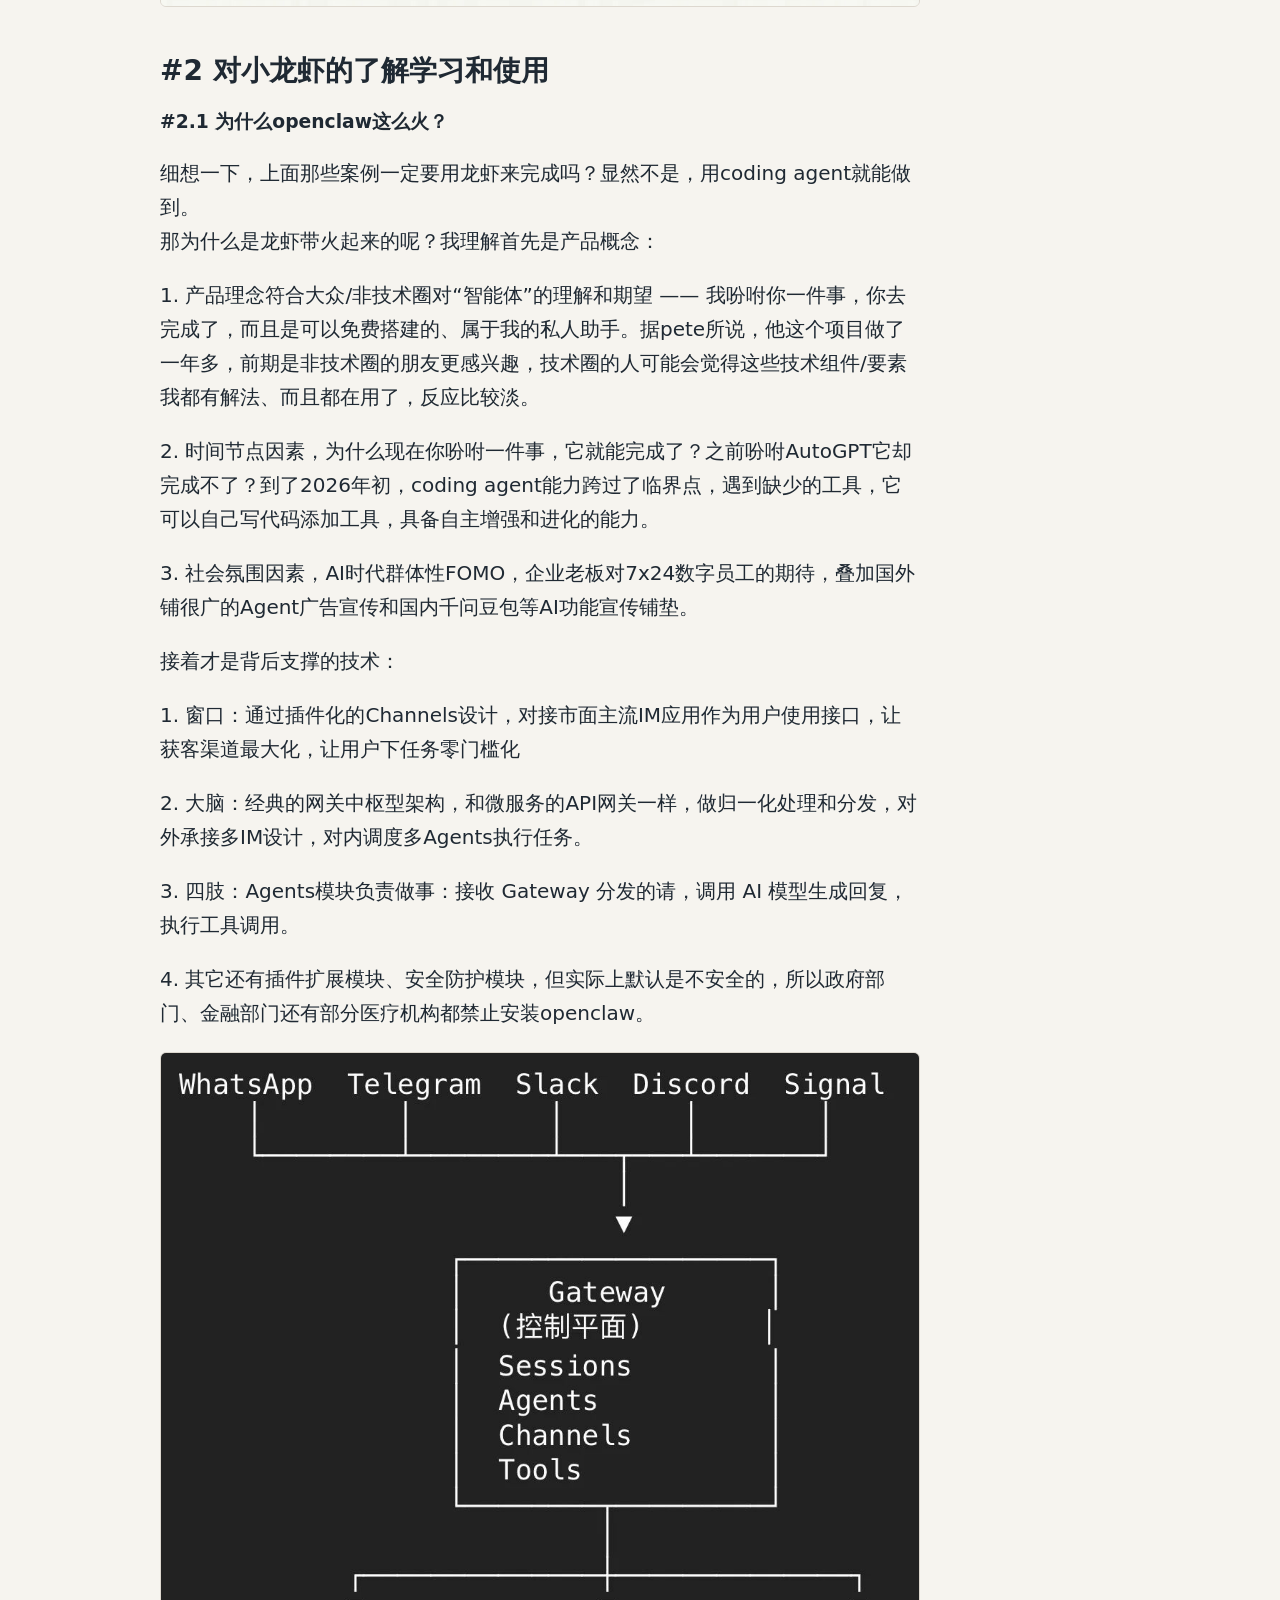
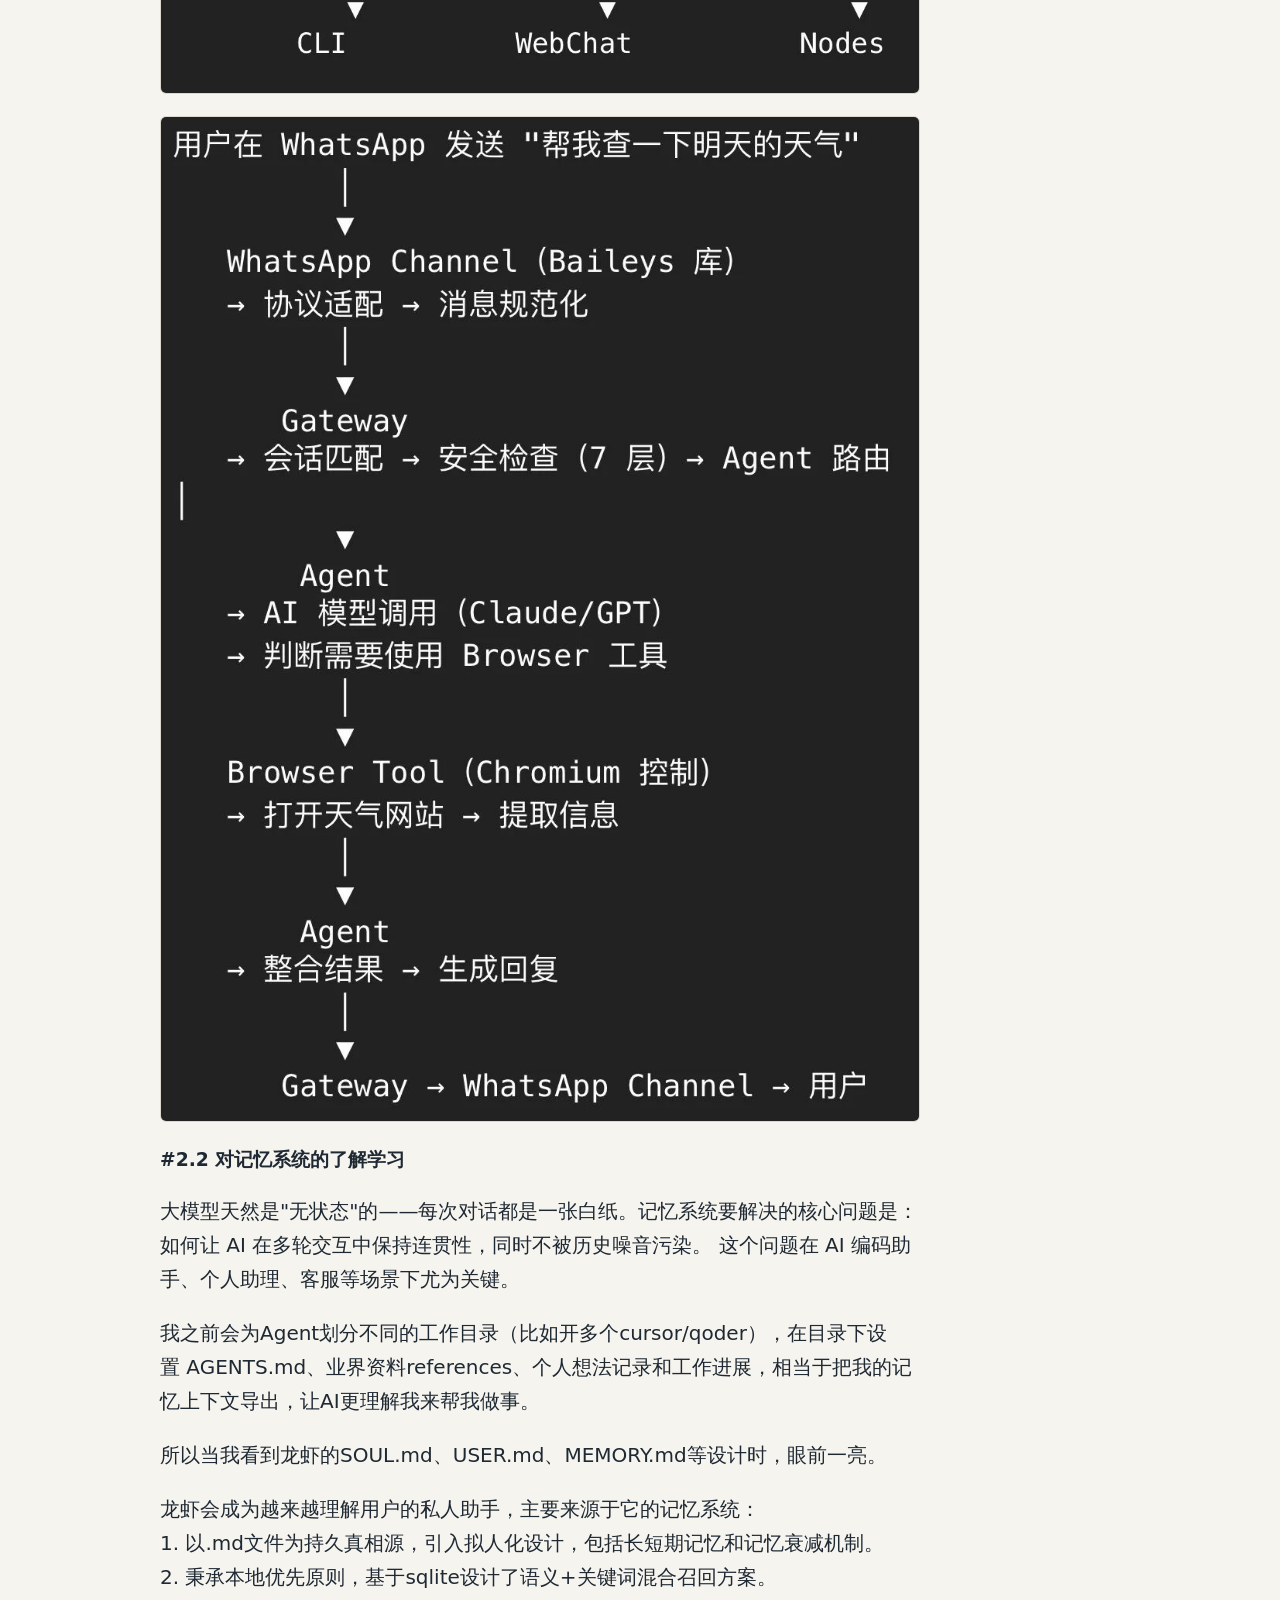
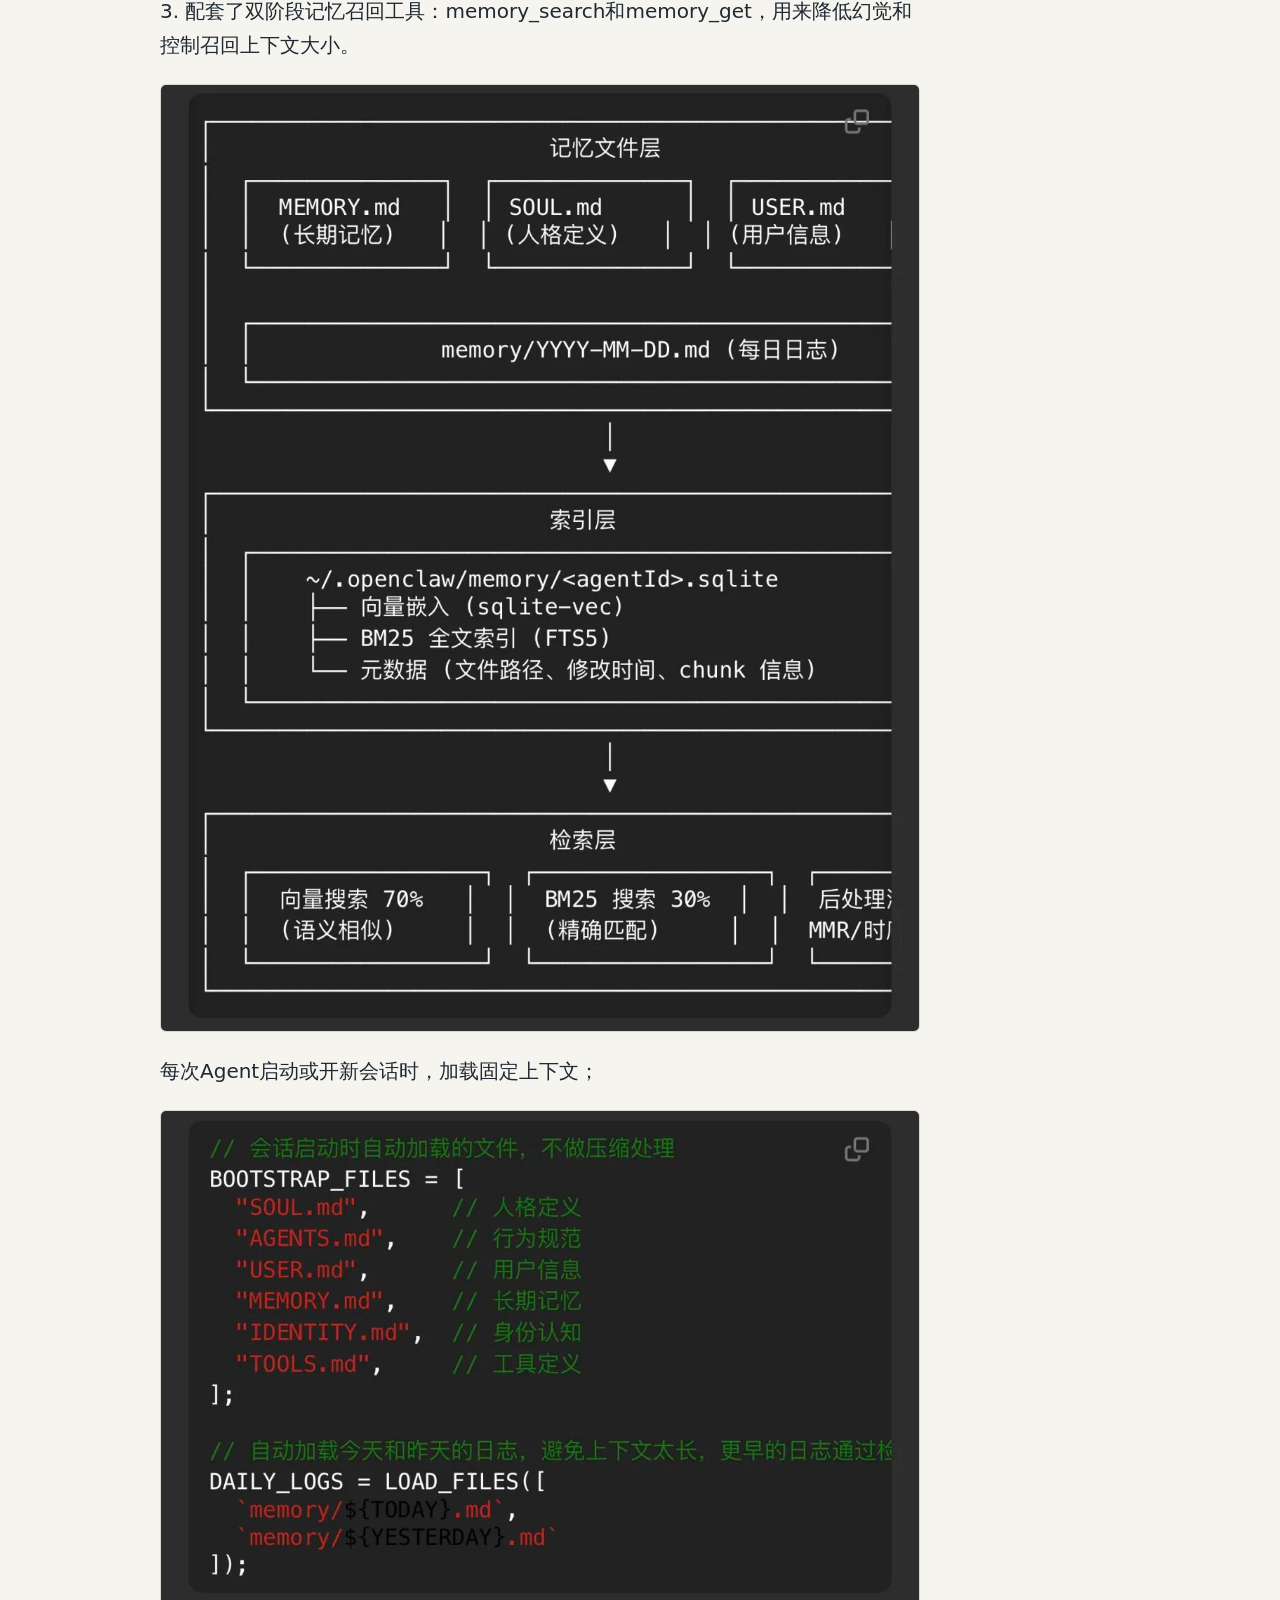
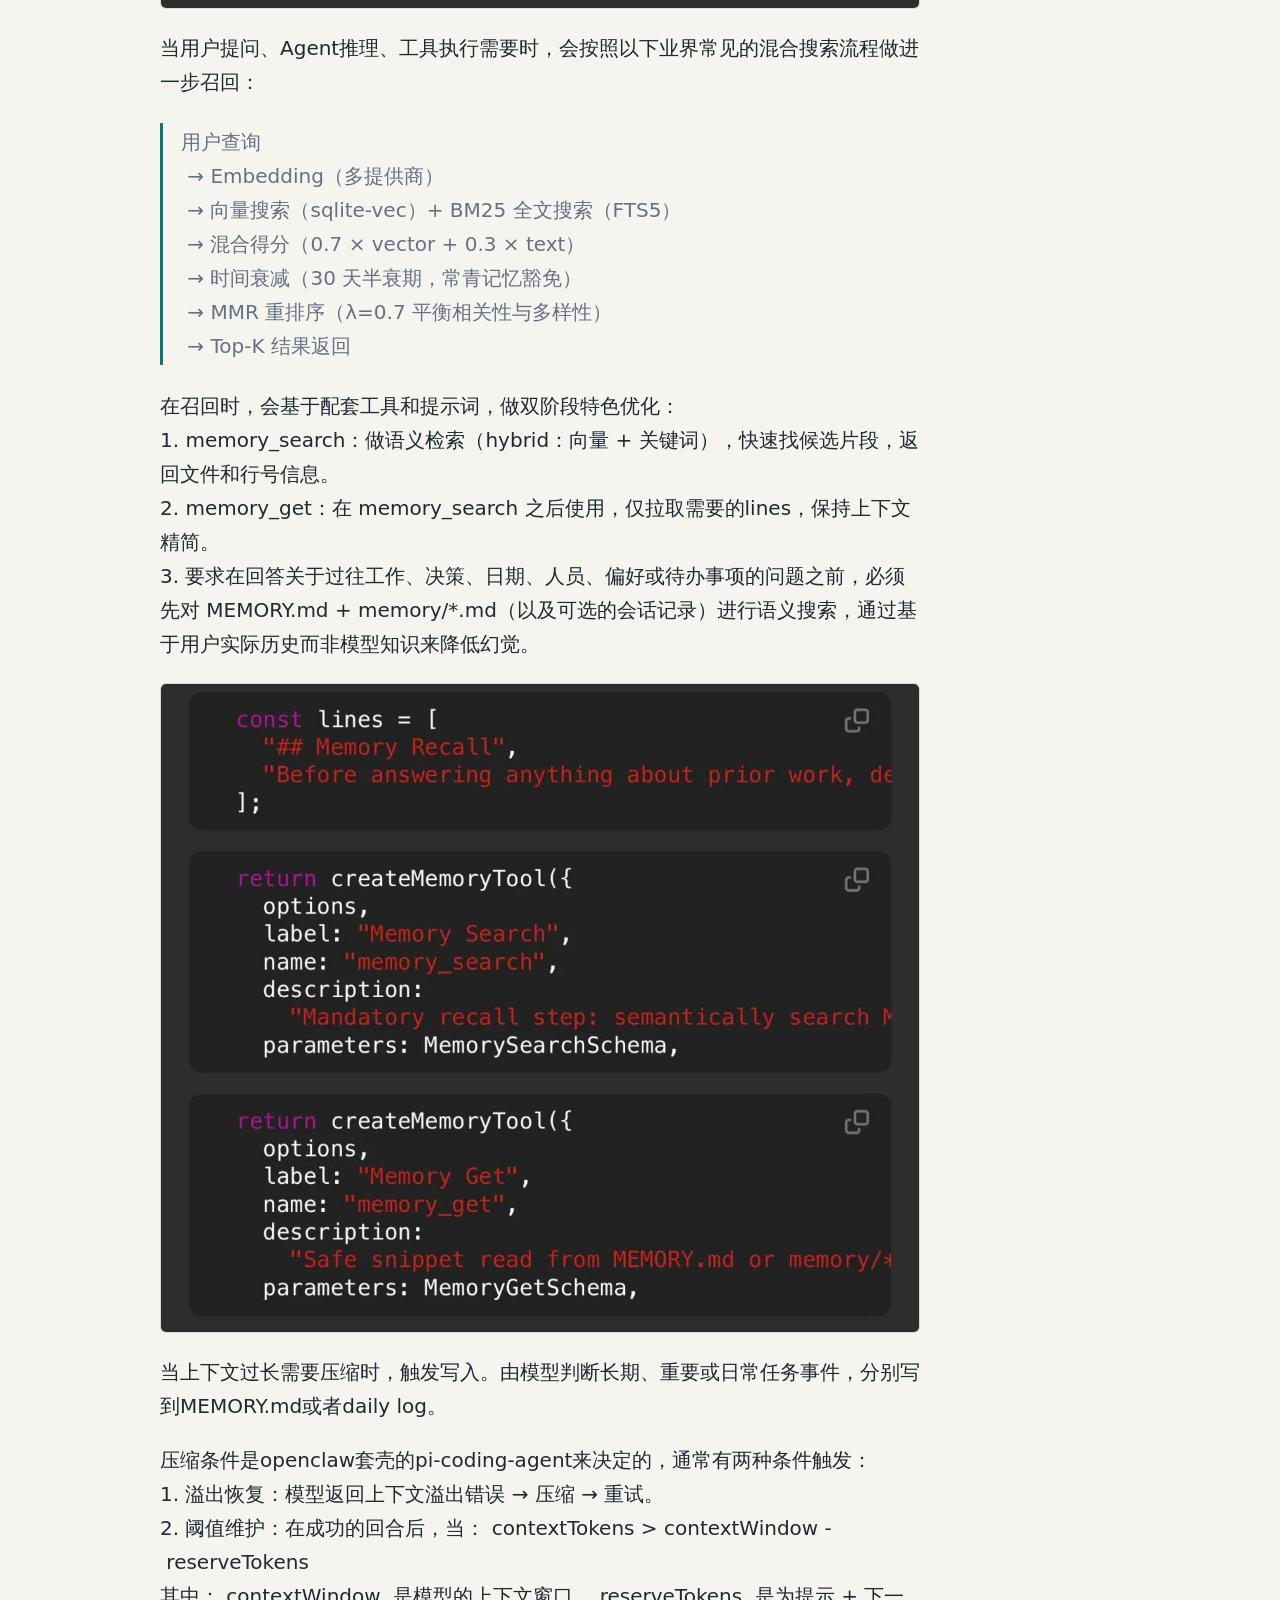
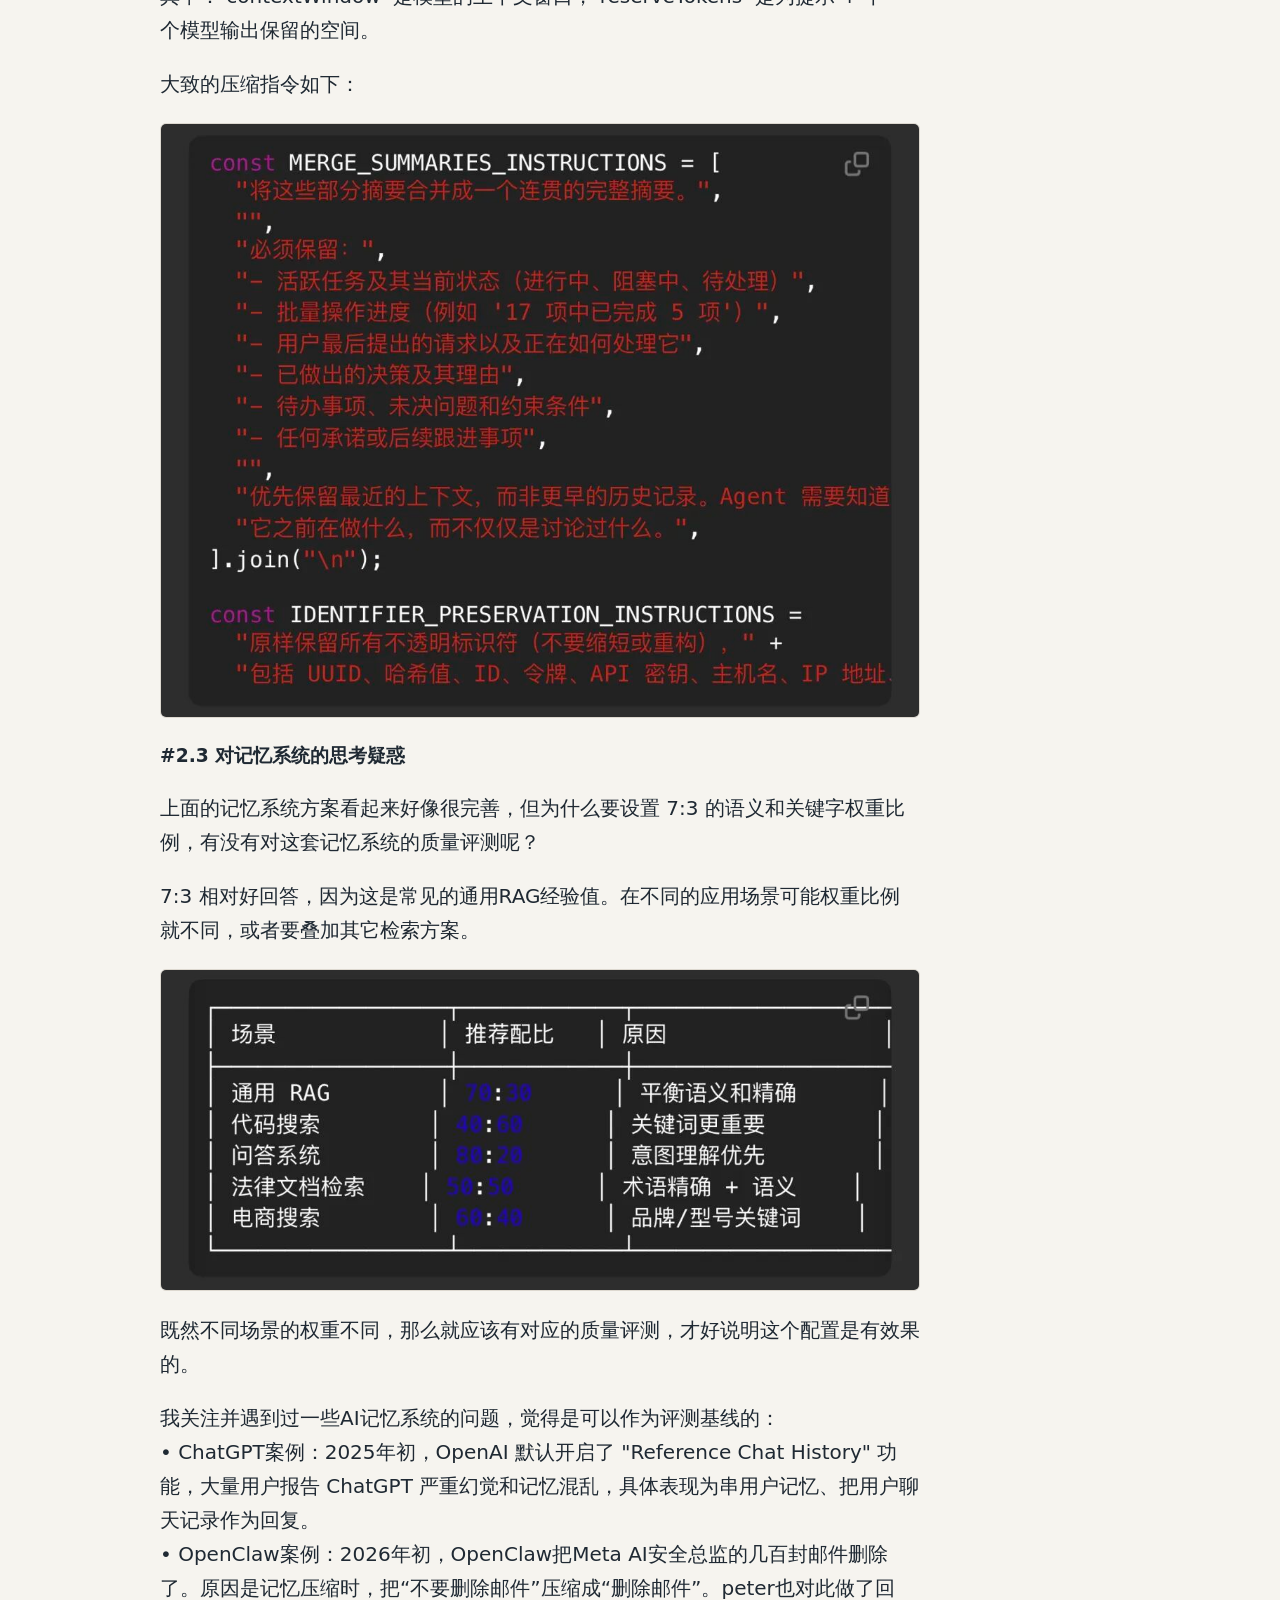
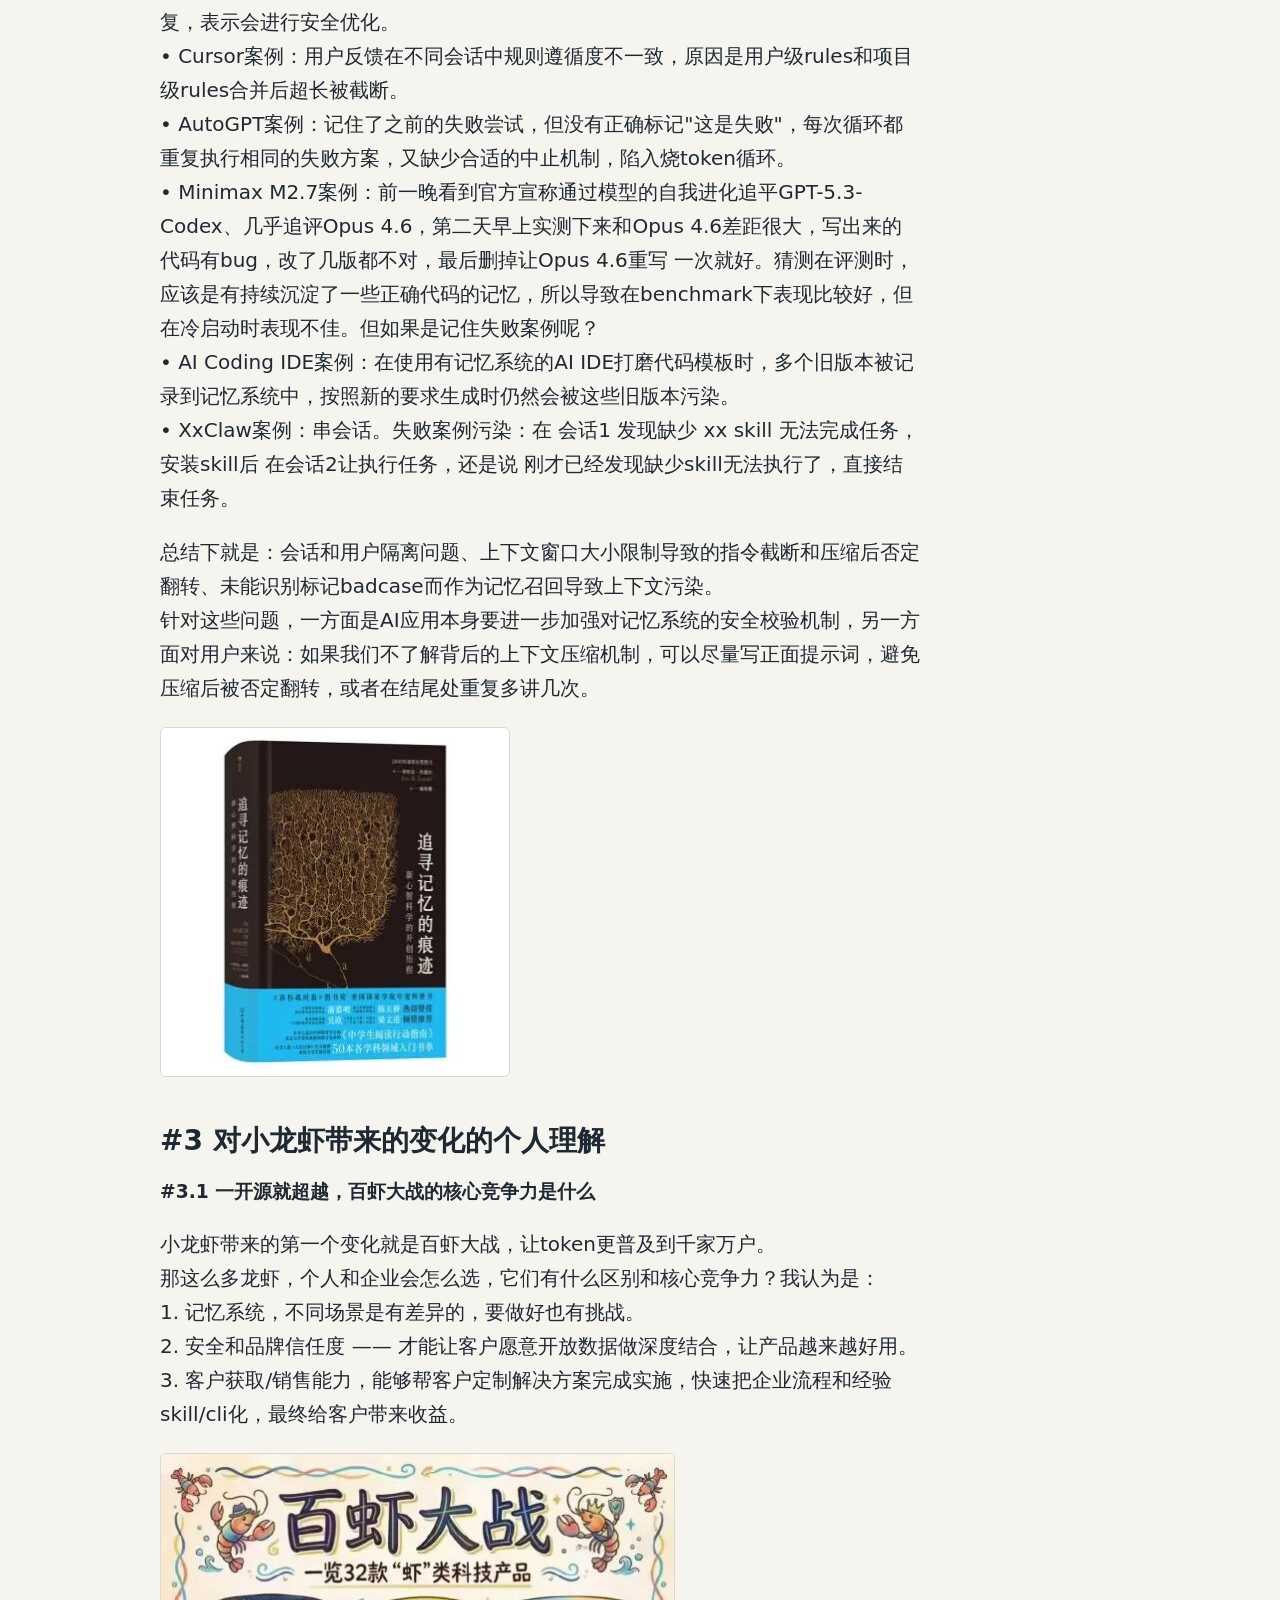
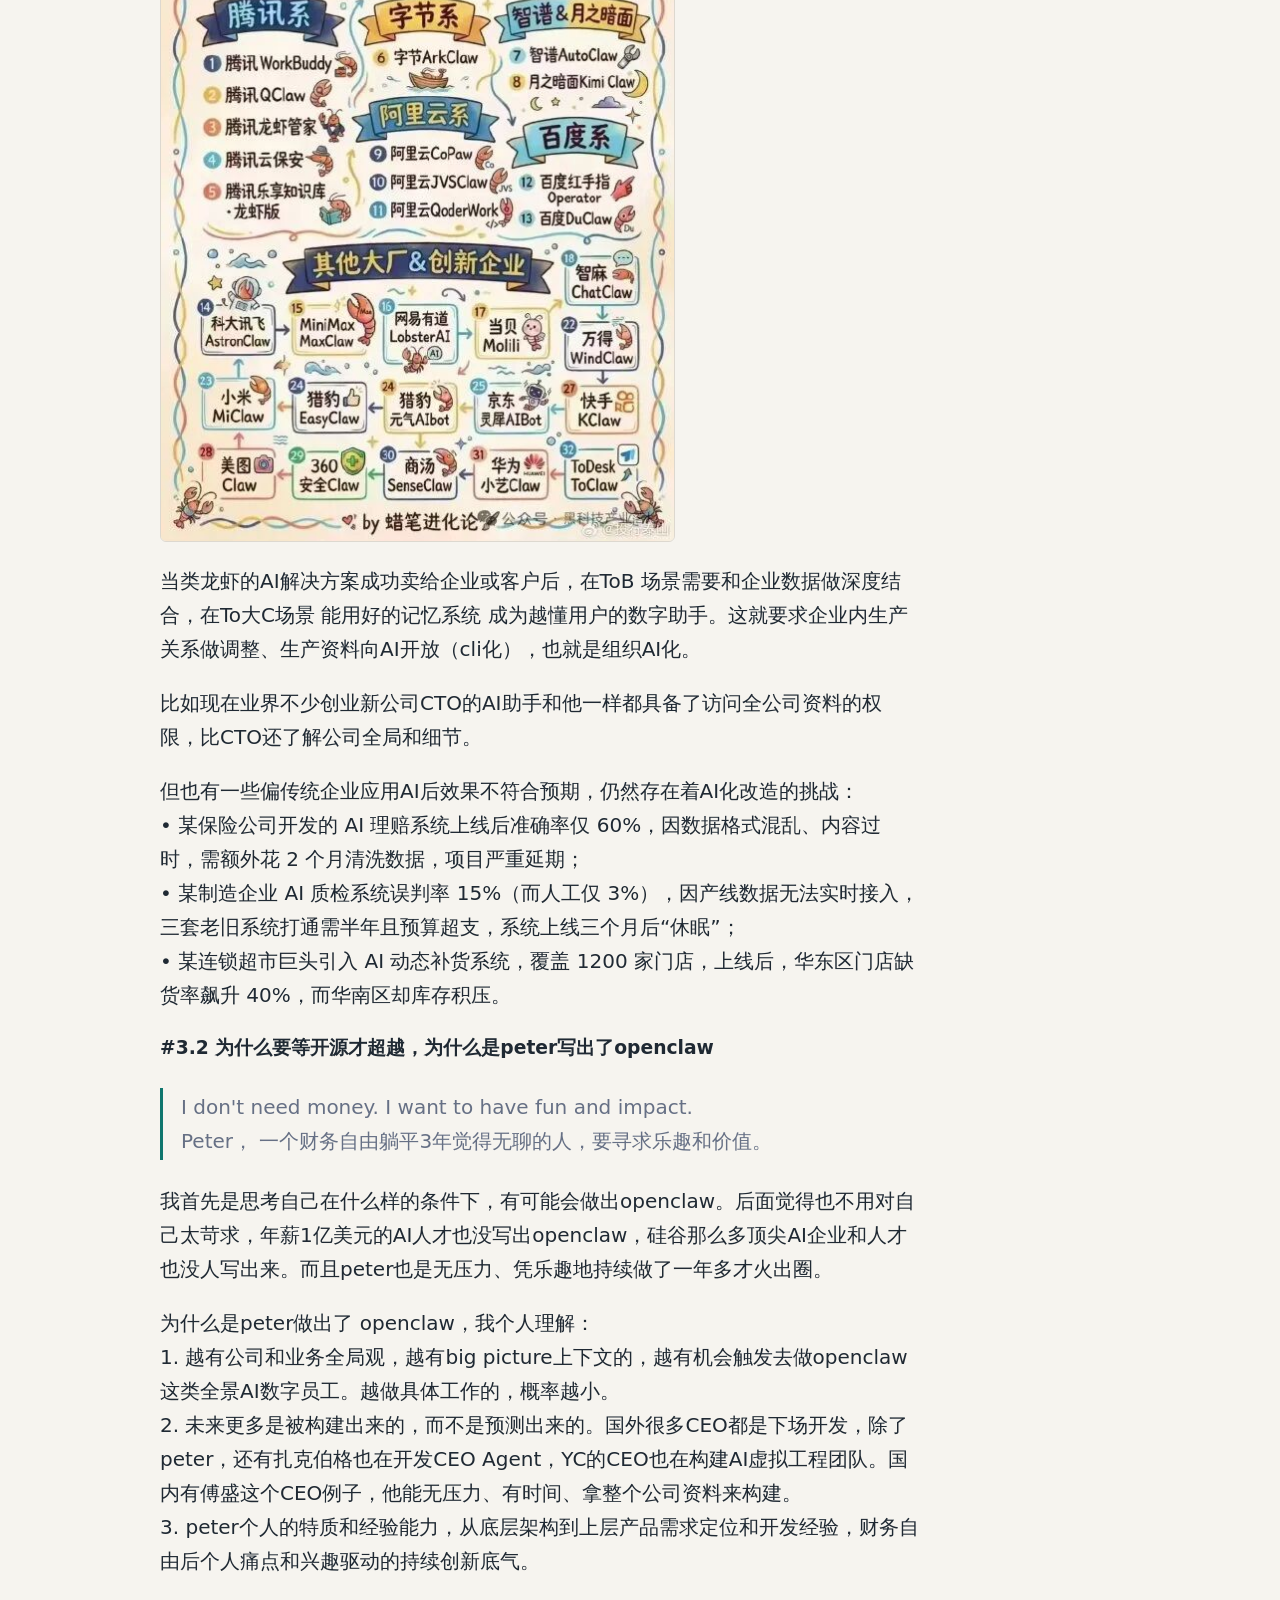
<file: posts/openclaw-observation.html>
<!doctype html>
<html lang="zh-CN">
  <head>
    <meta charset="utf-8">
    <meta name="viewport" content="width=device-width, initial-scale=1">
    <title>对小龙虾openclaw的关注、学习、使用和变化观察 | Seize the Moment</title>
    <meta name="description" content="对小龙虾openclaw的关注、学习、使用和变化观察">
    <link rel="stylesheet" href="/styles.css">
  </head>
  <body>
    <header class="site-header">
      <a class="brand" href="/">Seize the Moment</a>
      <nav class="nav" aria-label="主导航">
        <a href="/">首页</a>
        <a href="/posts/hello-world.html">第一篇</a>
      </nav>
    </header>

    <main>
      <article class="post">
        <header class="post-header">
          <a class="back-link" href="/">返回首页</a>
          <p class="eyebrow">AI Agent</p>
          <h1>对小龙虾openclaw的关注、学习、使用和变化观察</h1>
          <time datetime="2026-04-16">2026-04-16</time>
        </header>
<p>最近在整理回顾对小龙虾openclaw的关注、学习和使用时&#xff0c;第一反应是让AI根据主题帮我写材料&#xff0c;再让AI针对这个主题提一些问题和回答。</p>

<p></p>

<p>这种借助AI来加速了解和学习一样东西的方案&#xff0c;据我观察&#xff0c;从企业CEO到中小学生都有在使用&#xff0c;使用的工具从NotebookLM到豆包千问都有。</p>

<p>
我立马就让AI快速生成了一堆文档&#xff0c;形式上从md到html再到ppt都有&#xff0c;主题上从整体框架、模块拆解、分模块deep dive、业界对比、人机对比、常见问题挑战和解法思路等等。</p>

<p>
但我转念一想&#xff0c;觉得人生重在体验&#xff0c;有意思的内容还是要在大脑里留痕&#xff0c;而不是被AI管道化。<br />
所以我决定从自己的思考实践出发&#xff0c;记录下&#xff1a;<br />
1. 对小龙虾的关注变化<br />
2. 对小龙虾的了解学习和使用<br />
3. 对小龙虾带来的变化的个人理解和观察</p>

<p></p>

<h2>#1 信息爆炸时代&#xff0c;如何关注信息&#xff1f;从clawdbot到openclaw&#xff0c;我对小龙虾的关注变化</h2>

<p>
春节前&#xff0c;在AI狂飙、人人FOMO、一天没上网就out、要离开电脑或者token没用完就想着多给AI布置任务的时代&#xff0c;我开始觉得人的注意力才是最宝贵的资源 —— 全都跟等于全都没跟&#xff0c;需要选择注意哪些、不注意哪些。</p>

<p>
比如春节前的某天&#xff0c;github trending第一的是名叫WiFi DensePose的项目&#xff0c;号称可以“用WiFi无线电波实时分析屋内人体姿势、监测生命体征和数据”&#xff0c;star曲线直线攀升。我思考了几秒&#xff0c;就选择不关注。后来这个项目也无声无息了。</p>

<p></p>

<p></p>

<p class="img-center"><img alt="图片" height="662" src="/assets/posts/openclaw-observation/image-01.jpeg" width="1080" /></p>

<p></p>

<p class="img-center"><img alt="图片" height="764" src="/assets/posts/openclaw-observation/image-02.jpeg" width="1080" /></p>

<p>图例&#xff1a;某天github trending第一的项目wifi-densepose&#xff0c;和github历史最快第一的openclaw。</p>

<p></p>

<p>那怎么选择注意哪些、不注意哪些呢&#xff1f;baoyu写了一篇四象限减法的文章可以作为参考&#xff1a;<br />
• 越能帮助提升生产力的、知识保鲜期越久的&#xff0c;越值得投入注意力。<br />
• 离生产力越远、知识保鲜期越短的可以过滤。</p>

<p></p>

<p></p>

<p class="img-center"><img alt="图片" height="1080" src="/assets/posts/openclaw-observation/image-03.jpeg" width="1080" /></p>

<p></p>

<p>但不是绝对的&#xff0c;一样东西会在四象限中发生变化。比如&#x1f99e;</p>

<p>
1. 春节期间&#xff0c;还处于左上象限“地图感”&#xff0c;我主要是关注傅盛的龙虾日记。印象最深刻的是他在医院病床上&#xff0c;让龙虾写脚本爬了全公司的组织架构和员工通讯录&#xff0c;并根据每个员工的聊天会话记录定制拜年短信。我当时的反应是&#xff0c;不愧是CEO&#xff0c;要是我这么搞了&#xff0c;当天我就提包走人了&#xff0c;因为违反了公司安全守则。安全意识深入我心&#x1f602;</p>

<p>
2. 节后返工&#xff0c;移动到“试一试”、“多投入”的区间。</p>

<p>    开始在个人电脑上安装尝试&#xff0c;但感觉没太多使用场景&#xff0c;大部分人用来查个天气、模拟炒股不是我需要的。也让小孩体验了下&#xff0c;创建了个黑板报、让AI整理了下学习资料。其它要远程操控电脑 开个ssh或远程控制软件 就能操作电脑上的AI工具。只要通道建立了&#xff0c;后面就是coding agent的事了。<br />
    工作电脑上&#xff0c;我选择了qoderwork作为第一批内测用户&#xff0c;体感还不错。安全&#xff0c;还是安全考虑&#xff0c;我觉得现有的安全规章和先进的AI模型生产力之间已经存在矛盾了。<br />
    和其他人交流&#x1f99e;使用案例&#xff1a;①有公司开始让龙虾整理历史工单和产品文档&#xff0c;让AI自动答疑&#xff1b;②有多家创业公司让龙虾自动整理邮箱、判断并写回复草稿。</p>

<p></p>

<p></p>

<p class="img-center"><img alt="图片" height="1080" src="/assets/posts/openclaw-observation/image-04.jpeg" width="1080" /></p>

<p></p>

<h2>#2 对小龙虾的了解学习和使用 </h2>

<h3>#2.1 为什么openclaw这么火&#xff1f;</h3>

<p>
细想一下&#xff0c;上面那些案例一定要用龙虾来完成吗&#xff1f;显然不是&#xff0c;用coding agent就能做到。<br />
那为什么是龙虾带火起来的呢&#xff1f;我理解首先是产品概念&#xff1a;</p>

<p>
1. 产品理念符合大众/非技术圈对“智能体”的理解和期望 —— 我吩咐你一件事&#xff0c;你去完成了&#xff0c;而且是可以免费搭建的、属于我的私人助手。据pete所说&#xff0c;他这个项目做了一年多&#xff0c;前期是非技术圈的朋友更感兴趣&#xff0c;技术圈的人可能会觉得这些技术组件/要素我都有解法、而且都在用了&#xff0c;反应比较淡。</p>

<p>
2. 时间节点因素&#xff0c;为什么现在你吩咐一件事&#xff0c;它就能完成了&#xff1f;之前吩咐AutoGPT它却完成不了&#xff1f;到了2026年初&#xff0c;coding agent能力跨过了临界点&#xff0c;遇到缺少的工具&#xff0c;它可以自己写代码添加工具&#xff0c;具备自主增强和进化的能力。</p>

<p>
3. 社会氛围因素&#xff0c;AI时代群体性FOMO&#xff0c;企业老板对7x24数字员工的期待&#xff0c;叠加国外铺很广的Agent广告宣传和国内千问豆包等AI功能宣传铺垫。</p>

<p>
接着才是背后支撑的技术&#xff1a;</p>

<p>
1. 窗口&#xff1a;通过插件化的Channels设计&#xff0c;对接市面主流IM应用作为用户使用接口&#xff0c;让获客渠道最大化&#xff0c;让用户下任务零门槛化</p>

<p>
2. 大脑&#xff1a;经典的网关中枢型架构&#xff0c;和微服务的API网关一样&#xff0c;做归一化处理和分发&#xff0c;对外承接多IM设计&#xff0c;对内调度多Agents执行任务。</p>

<p>
3. 四肢&#xff1a;Agents模块负责做事&#xff1a;接收 Gateway 分发的请&#xff0c;调用 AI 模型生成回复&#xff0c;执行工具调用。</p>

<p>
4. 其它还有插件扩展模块、安全防护模块&#xff0c;但实际上默认是不安全的&#xff0c;所以政府部门、金融部门还有部分医疗机构都禁止安装openclaw。</p>

<p></p>

<p></p>

<p class="img-center"><img alt="图片" height="893" src="/assets/posts/openclaw-observation/image-05.jpeg" width="1059" /></p>

<p></p>

<p></p>

<p class="img-center"><img alt="图片" height="1297" src="/assets/posts/openclaw-observation/image-06.jpeg" width="979" /></p>

<p></p>

<h3>#2.2 对记忆系统的了解学习 </h3>

<p>大模型天然是&#34;无状态&#34;的——每次对话都是一张白纸。记忆系统要解决的核心问题是&#xff1a;如何让 AI 在多轮交互中保持连贯性&#xff0c;同时不被历史噪音污染。 这个问题在 AI 编码助手、个人助理、客服等场景下尤为关键。</p>

<p>
我之前会为Agent划分不同的工作目录&#xff08;比如开多个cursor/qoder&#xff09;&#xff0c;在目录下设置 AGENTS.md、业界资料references、个人想法记录和工作进展&#xff0c;相当于把我的记忆上下文导出&#xff0c;让AI更理解我来帮我做事。</p>

<p>所以当我看到龙虾的SOUL.md、USER.md、MEMORY.md等设计时&#xff0c;眼前一亮。</p>

<p>
龙虾会成为越来越理解用户的私人助手&#xff0c;主要来源于它的记忆系统&#xff1a;<br />
1. 以.md文件为持久真相源&#xff0c;引入拟人化设计&#xff0c;包括长短期记忆和记忆衰减机制。<br />
2. 秉承本地优先原则&#xff0c;基于sqlite设计了语义&#43;关键词混合召回方案。<br />
3. 配套了双阶段记忆召回工具&#xff1a;memory_search和memory_get&#xff0c;用来降低幻觉和控制召回上下文大小。</p>

<p></p>

<p></p>

<p class="img-center"><img alt="图片" height="1347" src="/assets/posts/openclaw-observation/image-07.jpeg" width="1080" /></p>

<p></p>

<p>每次Agent启动或开新会话时&#xff0c;加载固定上下文&#xff1b;</p>

<p></p>

<p class="img-center"><img alt="图片" height="709" src="/assets/posts/openclaw-observation/image-08.jpeg" width="1080" /></p>

<p></p>

<p>当用户提问、Agent推理、工具执行需要时&#xff0c;会按照以下业界常见的混合搜索流程做进一步召回&#xff1a;</p>

<blockquote>
<p>用户查询<br />
 → Embedding&#xff08;多提供商&#xff09;<br />
 → 向量搜索&#xff08;sqlite-vec&#xff09;&#43; BM25 全文搜索&#xff08;FTS5&#xff09;<br />
 → 混合得分&#xff08;0.7 × vector &#43; 0.3 × text&#xff09;<br />
 → 时间衰减&#xff08;30 天半衰期&#xff0c;常青记忆豁免&#xff09;<br />
 → MMR 重排序&#xff08;λ&#61;0.7 平衡相关性与多样性&#xff09;<br />
 → Top-K 结果返回</p>

<p></p>
</blockquote>

<p></p>

<p>在召回时&#xff0c;会基于配套工具和提示词&#xff0c;做双阶段特色优化&#xff1a;<br />
1. memory_search&#xff1a;做语义检索&#xff08;hybrid&#xff1a;向量 &#43; 关键词&#xff09;&#xff0c;快速找候选片段&#xff0c;返回文件和行号信息。<br />
2. memory_get&#xff1a;在 memory_search 之后使用&#xff0c;仅拉取需要的lines&#xff0c;保持上下文精简。<br />
3. 要求在回答关于过往工作、决策、日期、人员、偏好或待办事项的问题之前&#xff0c;必须先对 MEMORY.md &#43; memory/*.md&#xff08;以及可选的会话记录&#xff09;进行语义搜索&#xff0c;通过基于用户实际历史而非模型知识来降低幻觉。</p>

<p></p>

<p></p>

<p class="img-center"><img alt="图片" height="923" src="/assets/posts/openclaw-observation/image-09.jpeg" width="1080" /></p>

<p></p>

<p>当上下文过长需要压缩时&#xff0c;触发写入。由模型判断长期、重要或日常任务事件&#xff0c;分别写到MEMORY.md或者daily log。</p>

<p>
压缩条件是openclaw套壳的pi-coding-agent来决定的&#xff0c;通常有两种条件触发&#xff1a;<br />
1. 溢出恢复&#xff1a;模型返回上下文溢出错误 → 压缩 → 重试。<br />
2. 阈值维护&#xff1a;在成功的回合后&#xff0c;当&#xff1a; contextTokens &gt; contextWindow - reserveTokens<br />
其中&#xff1a; contextWindow  是模型的上下文窗口&#xff0c; reserveTokens  是为提示 &#43; 下一个模型输出保留的空间。</p>

<p>
大致的压缩指令如下&#xff1a;</p>

<p></p>

<p class="img-center"><img alt="图片" height="845" src="/assets/posts/openclaw-observation/image-10.jpeg" width="1080" /></p>

<p></p>

<h3>#2.3 对记忆系统的思考疑惑 </h3>

<p>上面的记忆系统方案看起来好像很完善&#xff0c;但为什么要设置 7:3 的语义和关键字权重比例&#xff0c;有没有对这套记忆系统的质量评测呢&#xff1f;</p>

<p>
7:3 相对好回答&#xff0c;因为这是常见的通用RAG经验值。在不同的应用场景可能权重比例就不同&#xff0c;或者要叠加其它检索方案。</p>

<p></p>

<p></p>

<p class="img-center"><img alt="图片" height="457" src="/assets/posts/openclaw-observation/image-11.jpeg" width="1080" /></p>

<p></p>

<p>既然不同场景的权重不同&#xff0c;那么就应该有对应的质量评测&#xff0c;才好说明这个配置是有效果的。</p>

<p>
我关注并遇到过一些AI记忆系统的问题&#xff0c;觉得是可以作为评测基线的&#xff1a;<br />
• ChatGPT案例&#xff1a;2025年初&#xff0c;OpenAI 默认开启了 &#34;Reference Chat History&#34; 功能&#xff0c;大量用户报告 ChatGPT 严重幻觉和记忆混乱&#xff0c;具体表现为串用户记忆、把用户聊天记录作为回复。<br />
• OpenClaw案例&#xff1a;2026年初&#xff0c;OpenClaw把Meta AI安全总监的几百封邮件删除了。原因是记忆压缩时&#xff0c;把“不要删除邮件”压缩成“删除邮件”。peter也对此做了回复&#xff0c;表示会进行安全优化。<br />
• Cursor案例&#xff1a;用户反馈在不同会话中规则遵循度不一致&#xff0c;原因是用户级rules和项目级rules合并后超长被截断。<br />
• AutoGPT案例&#xff1a;记住了之前的失败尝试&#xff0c;但没有正确标记&#34;这是失败&#34;&#xff0c;每次循环都重复执行相同的失败方案&#xff0c;又缺少合适的中止机制&#xff0c;陷入烧token循环。<br />
• Minimax M2.7案例&#xff1a;前一晚看到官方宣称通过模型的自我进化追平GPT-5.3-Codex、几乎追评Opus 4.6&#xff0c;第二天早上实测下来和Opus 4.6差距很大&#xff0c;写出来的代码有bug&#xff0c;改了几版都不对&#xff0c;最后删掉让Opus 4.6重写 一次就好。猜测在评测时&#xff0c;应该是有持续沉淀了一些正确代码的记忆&#xff0c;所以导致在benchmark下表现比较好&#xff0c;但在冷启动时表现不佳。但如果是记住失败案例呢&#xff1f;<br />
• AI Coding IDE案例&#xff1a;在使用有记忆系统的AI IDE打磨代码模板时&#xff0c;多个旧版本被记录到记忆系统中&#xff0c;按照新的要求生成时仍然会被这些旧版本污染。<br />
• XxClaw案例&#xff1a;串会话。失败案例污染&#xff1a;在 会话1 发现缺少 xx skill 无法完成任务&#xff0c;安装skill后 在会话2让执行任务&#xff0c;还是说 刚才已经发现缺少skill无法执行了&#xff0c;直接结束任务。</p>

<p>
总结下就是&#xff1a;会话和用户隔离问题、上下文窗口大小限制导致的指令截断和压缩后否定翻转、未能识别标记badcase而作为记忆召回导致上下文污染。<br />
针对这些问题&#xff0c;一方面是AI应用本身要进一步加强对记忆系统的安全校验机制&#xff0c;另一方面对用户来说&#xff1a;如果我们不了解背后的上下文压缩机制&#xff0c;可以尽量写正面提示词&#xff0c;避免压缩后被否定翻转&#xff0c;或者在结尾处重复多讲几次。</p>

<p></p>

<p></p>

<p class="img-center"><img alt="图片" height="350" src="/assets/posts/openclaw-observation/image-12.jpeg" width="350" /></p>

<p></p>

<h2>#3 对小龙虾带来的变化的个人理解</h2>

<h3>
#3.1 一开源就超越&#xff0c;百虾大战的核心竞争力是什么 </h3>

<p>小龙虾带来的第一个变化就是百虾大战&#xff0c;让token更普及到千家万户。<br />
那这么多龙虾&#xff0c;个人和企业会怎么选&#xff0c;它们有什么区别和核心竞争力&#xff1f;我认为是&#xff1a;<br />
1. 记忆系统&#xff0c;不同场景是有差异的&#xff0c;要做好也有挑战。<br />
2. 安全和品牌信任度 —— 才能让客户愿意开放数据做深度结合&#xff0c;让产品越来越好用。<br />
3. 客户获取/销售能力&#xff0c;能够帮客户定制解决方案完成实施&#xff0c;快速把企业流程和经验skill/cli化&#xff0c;最终给客户带来收益。</p>

<p></p>

<p></p>

<p class="img-center"><img alt="图片" height="690" src="/assets/posts/openclaw-observation/image-13.jpeg" width="515" /></p>

<p></p>

<p></p>

<p>当类龙虾的AI解决方案成功卖给企业或客户后&#xff0c;在ToB 场景需要和企业数据做深度结合&#xff0c;在To大C场景 能用好的记忆系统 成为越懂用户的数字助手。这就要求企业内生产关系做调整、生产资料向AI开放&#xff08;cli化&#xff09;&#xff0c;也就是组织AI化。</p>

<p>
比如现在业界不少创业新公司CTO的AI助手和他一样都具备了访问全公司资料的权限&#xff0c;比CTO还了解公司全局和细节。</p>

<p>
但也有一些偏传统企业应用AI后效果不符合预期&#xff0c;仍然存在着AI化改造的挑战&#xff1a;<br />
• 某保险公司开发的 AI 理赔系统上线后准确率仅 60%&#xff0c;因数据格式混乱、内容过时&#xff0c;需额外花 2 个月清洗数据&#xff0c;项目严重延期&#xff1b;<br />
• 某制造企业 AI 质检系统误判率 15%&#xff08;而人工仅 3%&#xff09;&#xff0c;因产线数据无法实时接入&#xff0c;三套老旧系统打通需半年且预算超支&#xff0c;系统上线三个月后“休眠”&#xff1b;<br />
• 某连锁超市巨头引入 AI 动态补货系统&#xff0c;覆盖 1200 家门店&#xff0c;上线后&#xff0c;华东区门店缺货率飙升 40%&#xff0c;而华南区却库存积压。</p>

<p></p>

<h3>#3.2 为什么要等开源才超越&#xff0c;为什么是peter写出了openclaw </h3>

<blockquote>
<p>I don&#39;t need money. I want to have fun and impact.</p>

<p>Peter&#xff0c; 一个财务自由躺平3年觉得无聊的人&#xff0c;要寻求乐趣和价值。</p>
</blockquote>

<p>
我首先是思考自己在什么样的条件下&#xff0c;有可能会做出openclaw。后面觉得也不用对自己太苛求&#xff0c;年薪1亿美元的AI人才也没写出openclaw&#xff0c;硅谷那么多顶尖AI企业和人才也没人写出来。而且peter也是无压力、凭乐趣地持续做了一年多才火出圈。</p>

<p>
为什么是peter做出了 openclaw&#xff0c;我个人理解&#xff1a;<br />
1. 越有公司和业务全局观&#xff0c;越有big picture上下文的&#xff0c;越有机会触发去做openclaw这类全景AI数字员工。越做具体工作的&#xff0c;概率越小。<br />
2. 未来更多是被构建出来的&#xff0c;而不是预测出来的。国外很多CEO都是下场开发&#xff0c;除了peter&#xff0c;还有扎克伯格也在开发CEO Agent&#xff0c;YC的CEO也在构建AI虚拟工程团队。国内有傅盛这个CEO例子&#xff0c;他能无压力、有时间、拿整个公司资料来构建。<br />
3. peter个人的特质和经验能力&#xff0c;从底层架构到上层产品需求定位和开发经验&#xff0c;财务自由后个人痛点和兴趣驱动的持续创新底气。</p>

<h3>
#3.3 更多变化观察</h3>

<p>
AI的发展从 chatbot 到 workflow 到 agent 再到 coding agent&#xff0c;中间有套壳大模型的manus&#xff0c;现在是套壳coding agent的 openclaw。</p>

<p>openclaw回答了之前有人提出的一个问题&#xff1a;在2026年&#xff0c;你预测AI领域会出现哪些像coding agent这样现象级的产品&#xff1f;<br />
现在大家都比较明确地感受到了&#xff0c;新的现象级产品&#xff0c;从编程领域的千亿美元市场&#xff0c;扩展到万亿美元的劳动力市场。</p>

<p></p>

<p></p>

<p class="img-center"><img alt="图片" height="632" src="/assets/posts/openclaw-observation/image-14.jpeg" width="1080" /></p>

<p></p>

<p>目前AI应用还处于human in the loop的阶段&#xff0c;因为人机转速比不匹配&#xff0c;创业公司的CTO都被AI评价为瓶颈&#xff0c;所以人类觉得更累。</p>

<p>
接下来比较明确的发展方向就是从人管AI 向 AI管AI发展&#xff08;openclaw就是&#xff09;&#xff0c;打造7x24 小时数字员工。<br />
那么&#xff0c;AI越发展&#xff0c;如果越导致人类失业&#xff0c;消费力下降&#xff0c;那AI公司赚什么钱呢&#xff1f;</p>

<p>
我问了AI这个问题&#xff0c;得到的回复是&#xff1a;<br />
1. 短期&#xff0c;AI先赚ToB的钱。因为一开始人类失业&#xff0c;是伴随着企业利润的短期增加。<br />
2. 中期&#xff0c;政府可能被迫介入。<br />
3. 长期&#xff0c;不知道。</p>

<p>
业界AI创业公司也需要面对这个问题&#xff0c;他们有的回答是&#xff1a;我们也不知道&#xff0c;所以他们也不再做5年规划&#xff0c;只看未来3-6个月&#xff0c;而且策略改成“预判为辅、跟随为主”、“提高胜率而不是赔率”、“优先把确定性的事实做好”。</p>

<p>
这不只是发生在小创业公司&#xff0c;而是从创业公司到OpenAI这样的领头羊。比如Anthropic只做coding agent这个确定性的事情&#xff0c;做到世界最好&#xff0c;现在倒逼OpenAI关停Sora、重新聚焦回到主线。<br />
而我们普通个人&#xff0c;面对这个极大概率是和历史上其它科技革命都不一样的巨浪&#xff0c;也只能享受冲浪了&#x1f3c4;&#x1f3fb; 去拥抱和适应。<br />
 </p>

<p></p>

<p class="img-center"><img alt="图片" height="642" src="/assets/posts/openclaw-observation/image-15.jpeg" width="510" /></p>

                </div>
      </article>
    </main>

    <footer class="site-footer">
      <p>© 2026 Seize the Moment</p>
    </footer>
  </body>
</html>
</file>
<file: styles.css>
:root {
  color-scheme: light;
  --bg: #f6f4ef;
  --surface: #ffffff;
  --text: #1f2933;
  --muted: #667085;
  --accent: #0f766e;
  --accent-dark: #115e59;
  --line: #ddd8cf;
}

* {
  box-sizing: border-box;
}

body {
  margin: 0;
  min-height: 100vh;
  background: var(--bg);
  color: var(--text);
  font-family: ui-sans-serif, system-ui, -apple-system, BlinkMacSystemFont, "Segoe UI", sans-serif;
  line-height: 1.7;
}

a {
  color: inherit;
}

.site-header,
.site-footer,
main {
  width: min(960px, calc(100% - 40px));
  margin: 0 auto;
}

.site-header {
  display: flex;
  align-items: center;
  justify-content: space-between;
  gap: 24px;
  padding: 28px 0;
  border-bottom: 1px solid var(--line);
}

.brand {
  font-size: 18px;
  font-weight: 750;
  text-decoration: none;
}

.nav {
  display: flex;
  gap: 18px;
  font-size: 15px;
}

.nav a,
.back-link {
  color: var(--muted);
  text-decoration: none;
}

.nav a:hover,
.nav a[aria-current="page"],
.back-link:hover {
  color: var(--accent-dark);
}

.intro {
  padding: 88px 0 72px;
  border-bottom: 1px solid var(--line);
}

.eyebrow {
  margin: 0 0 14px;
  color: var(--accent);
  font-size: 13px;
  font-weight: 750;
  letter-spacing: 0;
  text-transform: uppercase;
}

h1,
h2,
h3,
p {
  margin-top: 0;
}

h1 {
  max-width: 780px;
  margin-bottom: 22px;
  font-size: clamp(42px, 8vw, 76px);
  line-height: 1.05;
  letter-spacing: 0;
}

.lead {
  max-width: 660px;
  margin-bottom: 0;
  color: var(--muted);
  font-size: 20px;
}

.post-list {
  padding: 48px 0 80px;
}

.post-list h2 {
  margin-bottom: 22px;
  font-size: 22px;
}

.post-card {
  max-width: 680px;
  padding: 24px 0;
  border-top: 1px solid var(--line);
}

.post-card time,
.post-header time {
  display: block;
  color: var(--muted);
  font-size: 14px;
}

.post-card h3 {
  margin: 8px 0 6px;
  font-size: 28px;
  line-height: 1.25;
}

.post-card h3 a {
  text-decoration-color: transparent;
  text-decoration-thickness: 2px;
  text-underline-offset: 4px;
}

.post-card h3 a:hover {
  color: var(--accent-dark);
  text-decoration-color: var(--accent-dark);
}

.post-card p {
  margin-bottom: 0;
  color: var(--muted);
}

.post {
  max-width: 760px;
  padding: 56px 0 88px;
}

.post-header {
  margin-bottom: 36px;
}

.post-header h1 {
  margin: 12px 0 12px;
}

.post p {
  font-size: 20px;
}

.post h2 {
  margin: 46px 0 18px;
  font-size: 28px;
  line-height: 1.25;
  letter-spacing: 0;
}

.post ul,
.post ol {
  margin: 0 0 24px;
  padding-left: 24px;
  font-size: 20px;
}

.post li + li {
  margin-top: 8px;
}

.post blockquote {
  margin: 24px 0;
  padding: 2px 0 2px 18px;
  border-left: 3px solid var(--accent);
  color: var(--muted);
}

.post blockquote p {
  margin-bottom: 0;
}

.post-table-wrap {
  margin: 28px 0;
  overflow-x: auto;
  border: 1px solid var(--line);
  border-radius: 6px;
  background: rgba(255, 255, 255, 0.42);
}

.post table {
  width: 100%;
  min-width: 760px;
  border-collapse: collapse;
  font-size: 16px;
  line-height: 1.65;
}

.post th,
.post td {
  padding: 14px 12px;
  border-bottom: 1px solid var(--line);
  border-left: 1px solid var(--line);
  text-align: left;
  vertical-align: top;
}

.post th {
  background: rgba(15, 118, 110, 0.06);
  color: var(--accent-dark);
  font-weight: 750;
}

.post th:first-child,
.post td:first-child {
  border-left: 0;
}

.post td:first-child {
  color: var(--accent-dark);
  font-weight: 750;
}

.post tr:last-child td {
  border-bottom: 0;
}

.reading-scope {
  padding: 16px 0 16px 18px;
  border-left: 3px solid var(--accent);
  color: var(--muted);
}

.event-timeline {
  list-style: none;
  margin: 0 0 28px;
  padding: 4px 0 0 0;
  border-left: 1px solid var(--line);
}

.event-timeline li {
  position: relative;
  padding: 0 0 24px 24px;
}

.event-timeline li::before {
  position: absolute;
  top: 8px;
  left: -5px;
  width: 9px;
  height: 9px;
  border-radius: 50%;
  background: var(--accent);
  content: "";
}

.event-timeline li:last-child {
  padding-bottom: 0;
}

.timeline-year {
  display: block;
  margin-bottom: 6px;
  color: var(--accent-dark);
  font-size: 15px;
  font-weight: 750;
}

.event-timeline p {
  margin-bottom: 0;
}

.timeline-media {
  margin-top: 14px;
}

.timeline-media-list {
  display: grid;
  gap: 10px;
}

.timeline-thumb {
  display: flex;
  align-items: center;
  width: min(100%, 520px);
  min-height: 82px;
  padding: 0;
  overflow: hidden;
  border: 1px solid var(--line);
  border-radius: 6px;
  background: var(--surface);
  color: inherit;
  cursor: pointer;
  font: inherit;
  text-align: left;
}

.timeline-thumb:hover,
.timeline-thumb:focus-visible {
  border-color: var(--accent);
  outline: none;
}

.timeline-thumb img {
  flex: 0 0 112px;
  width: 112px;
  height: 82px;
  object-fit: cover;
  border-right: 1px solid var(--line);
}

.timeline-thumb-contain img {
  padding: 10px;
  object-fit: contain;
  background: var(--surface);
}

.timeline-thumb span {
  display: block;
  padding: 10px 12px;
  color: var(--muted);
  font-size: 14px;
  line-height: 1.5;
}

.modal-open {
  overflow: hidden;
}

.image-modal {
  position: fixed;
  z-index: 30;
  inset: 0;
  display: none;
  place-items: center;
  padding: 24px;
}

.image-modal.is-open {
  display: grid;
}

.image-modal-backdrop {
  position: absolute;
  inset: 0;
  background: rgba(31, 41, 51, 0.78);
}

.image-modal-panel {
  position: relative;
  z-index: 1;
  width: min(920px, 100%);
  max-height: calc(100vh - 48px);
  margin: 0;
  padding: 18px;
  overflow: auto;
  border-radius: 8px;
  background: var(--surface);
}

.image-modal-panel img {
  display: block;
  width: 100%;
  max-height: 72vh;
  object-fit: contain;
  border: 1px solid var(--line);
  border-radius: 6px;
  background: var(--bg);
}

.image-modal-panel figcaption {
  margin-top: 12px;
  color: var(--muted);
  font-size: 15px;
  line-height: 1.65;
}

.image-modal-close {
  position: sticky;
  top: 0;
  float: right;
  margin: 0 0 10px 10px;
  padding: 5px 10px;
  border: 1px solid var(--line);
  border-radius: 999px;
  background: var(--surface);
  color: var(--muted);
  cursor: pointer;
  font: inherit;
  font-size: 14px;
}

.image-modal-close:hover,
.image-modal-close:focus-visible {
  color: var(--accent-dark);
  border-color: var(--accent);
  outline: none;
}

.post pre {
  overflow-x: auto;
  margin: 24px 0;
  padding: 18px;
  border: 1px solid var(--line);
  border-radius: 6px;
  background: #16201e;
  color: #edf7f3;
  font-size: 14px;
  line-height: 1.55;
}

.post code {
  font-family: ui-monospace, SFMono-Regular, Menlo, Monaco, Consolas, "Liberation Mono", monospace;
}

.post p code,
.post li code {
  padding: 2px 5px;
  border-radius: 4px;
  background: rgba(15, 118, 110, 0.1);
  color: var(--accent-dark);
  font-size: 0.9em;
}

.post a {
  color: var(--accent-dark);
  text-decoration-thickness: 2px;
  text-underline-offset: 4px;
}

.post p img {
  display: block;
  max-width: 100%;
  height: auto;
  margin: 22px 0;
  border: 1px solid var(--line);
  border-radius: 6px;
  background: var(--surface);
}

.post .csdn-video-box {
  margin: 28px 0;
}

.post .csdn-video-box iframe {
  display: block;
  width: 100%;
  aspect-ratio: 16 / 9;
  border: 1px solid var(--line);
  border-radius: 6px;
  background: var(--surface);
}

.post .csdn-video-box p {
  margin-top: 10px;
  color: var(--muted);
  font-size: 14px;
}

.post figure {
  margin: 34px 0;
}

.post figure img {
  display: block;
  width: 100%;
  height: auto;
  border: 1px solid var(--line);
  border-radius: 6px;
  background: var(--surface);
}

.post figcaption {
  margin-top: 10px;
  color: var(--muted);
  font-size: 14px;
  line-height: 1.6;
}

.post-section {
  margin-top: 46px;
  padding-top: 34px;
  border-top: 1px solid var(--line);
}

.post-section h2 {
  margin-bottom: 18px;
  font-size: 28px;
  line-height: 1.25;
  letter-spacing: 0;
}

.site-footer {
  padding: 28px 0 40px;
  border-top: 1px solid var(--line);
  color: var(--muted);
  font-size: 14px;
}

.site-footer p {
  margin: 0;
}

@media (max-width: 640px) {
  .site-header {
    align-items: flex-start;
    flex-direction: column;
  }

  .intro {
    padding: 64px 0 52px;
  }

  h1 {
    font-size: 42px;
  }

  .lead,
  .post p {
    font-size: 18px;
  }

  .timeline-thumb {
    align-items: stretch;
  }

  .timeline-thumb img {
    flex-basis: 96px;
    width: 96px;
  }

  .image-modal {
    padding: 14px;
  }

  .image-modal-panel {
    max-height: calc(100vh - 28px);
    padding: 14px;
  }
}
</file>
